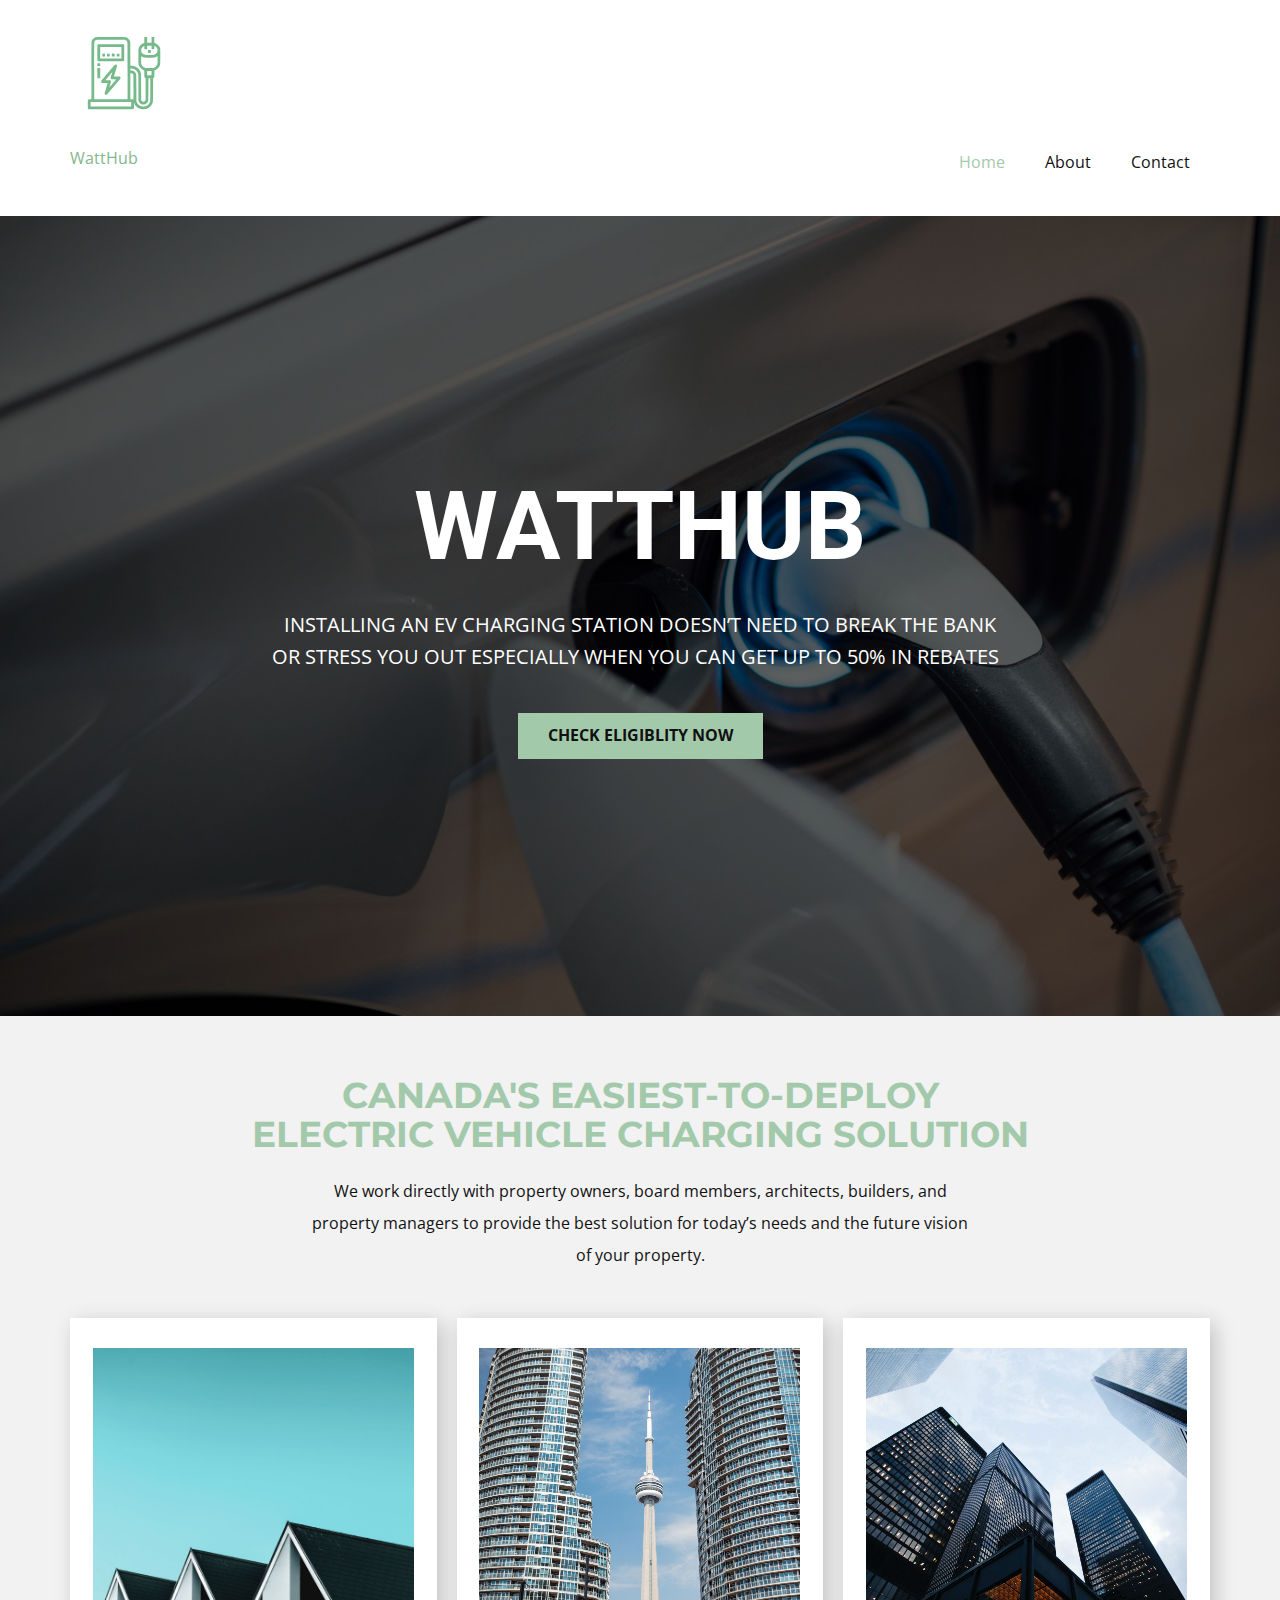
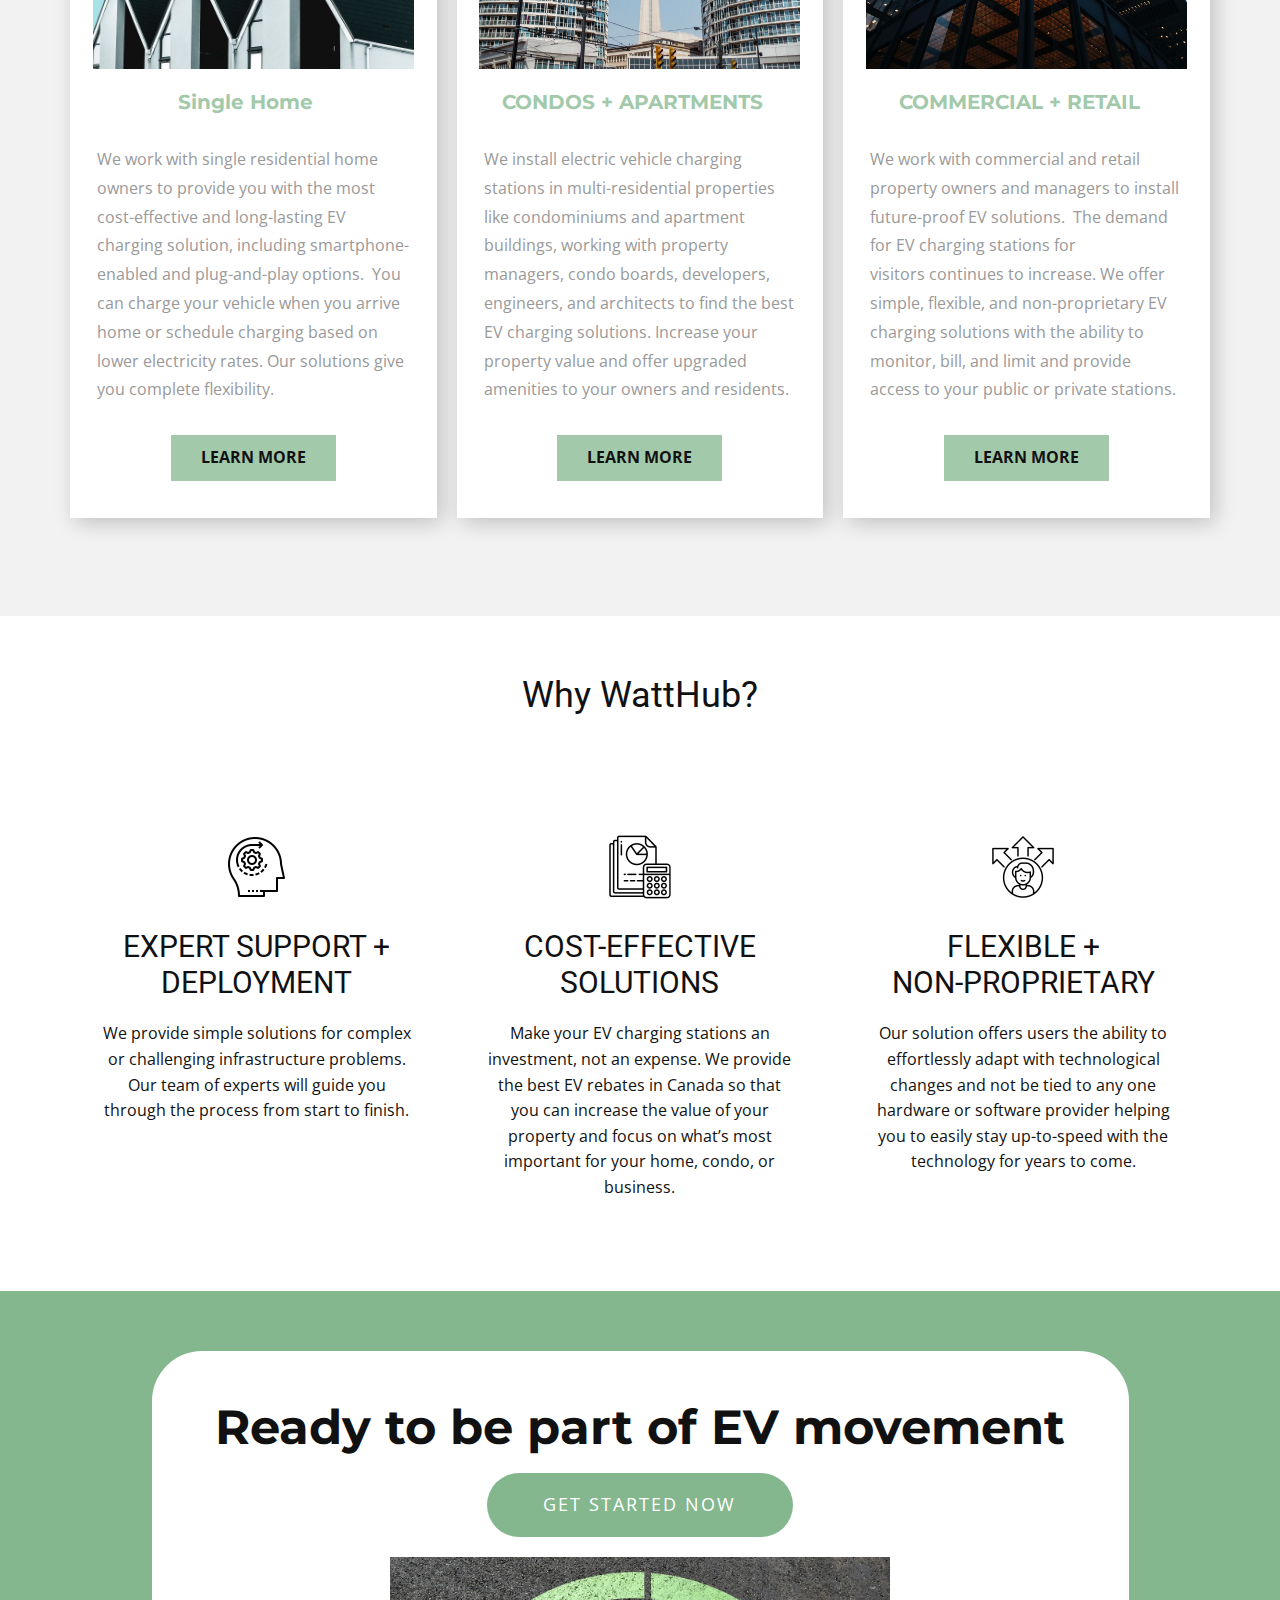
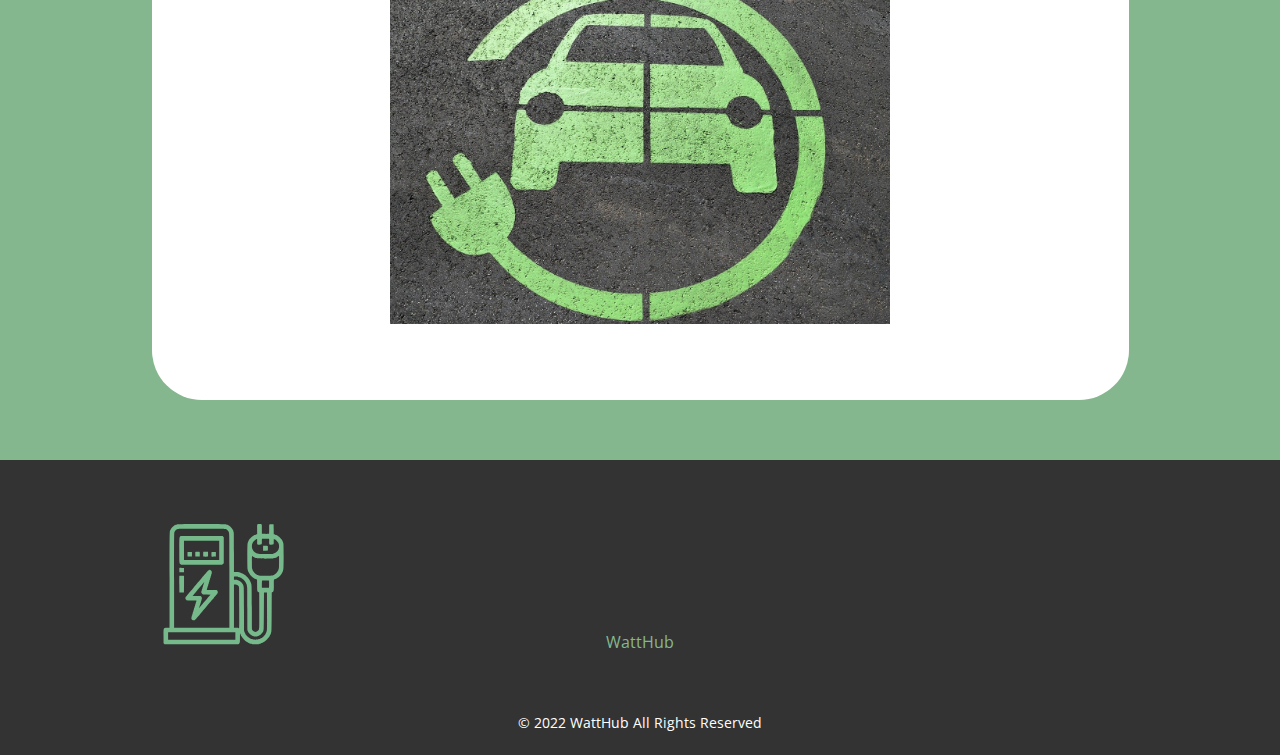
<file: index.html>
<!DOCTYPE html>
<html style="font-size: 16px;" lang="en"><head>
    <meta name="viewport" content="width=device-width, initial-scale=1.0">
    <meta charset="utf-8">
    <meta name="keywords" content="WATTHUB, ​CANADA&amp;apos;S EASIEST-TO-DEPLOYELECTRIC VEHICLE&nbsp;CHARGING SOLUTION, Why WattHub?">
    <meta name="description" content="">
    <title>Home</title>
    <link rel="stylesheet" href="nicepage.css" media="screen">
<link rel="stylesheet" href="Home.css" media="screen">
    <script class="u-script" type="text/javascript" src="jquery.js" defer=""></script>
    <script class="u-script" type="text/javascript" src="nicepage.js" defer=""></script>
    <meta name="generator" content="Nicepage 4.14.1, nicepage.com">
    <link id="u-theme-google-font" rel="stylesheet" href="https://fonts.googleapis.com/css?family=Roboto:100,100i,300,300i,400,400i,500,500i,700,700i,900,900i|Open+Sans:300,300i,400,400i,500,500i,600,600i,700,700i,800,800i">
    <link id="u-page-google-font" rel="stylesheet" href="https://fonts.googleapis.com/css?family=Montserrat:100,100i,200,200i,300,300i,400,400i,500,500i,600,600i,700,700i,800,800i,900,900i">
    
    
    
    
    
    <script type="application/ld+json">{
		"@context": "http://schema.org",
		"@type": "Organization",
		"name": "",
		"logo": "images/logo-g-3.svg"
}</script>
    <meta name="theme-color" content="#478ac9">
    <meta property="og:title" content="Home">
    <meta property="og:type" content="website">
  </head>
  <body data-home-page="Home.html" data-home-page-title="Home" class="u-body u-xl-mode" data-lang="en"><header class="u-clearfix u-header u-header" id="sec-0f6f"><div class="u-clearfix u-sheet u-sheet-1">
        <a href="https://nicepage.com" class="u-image u-logo u-image-1" data-image-width="822" data-image-height="882">
          <img src="images/logo-g-3.svg" class="u-logo-image u-logo-image-1">
        </a>
        <p class="u-text u-text-custom-color-2 u-text-default u-text-1">WattHub</p>
        <nav class="u-menu u-menu-dropdown u-offcanvas u-menu-1">
          <div class="menu-collapse" style="font-size: 1rem; letter-spacing: 0px;">
            <a class="u-button-style u-custom-left-right-menu-spacing u-custom-padding-bottom u-custom-text-active-color u-custom-text-hover-color u-custom-top-bottom-menu-spacing u-nav-link u-text-active-palette-1-base u-text-hover-palette-2-base" href="#">
              <svg class="u-svg-link" viewBox="0 0 24 24"><use xmlns:xlink="http://www.w3.org/1999/xlink" xlink:href="#menu-hamburger"></use></svg>
              <svg class="u-svg-content" version="1.1" id="menu-hamburger" viewBox="0 0 16 16" x="0px" y="0px" xmlns:xlink="http://www.w3.org/1999/xlink" xmlns="http://www.w3.org/2000/svg"><g><rect y="1" width="16" height="2"></rect><rect y="7" width="16" height="2"></rect><rect y="13" width="16" height="2"></rect>
</g></svg>
            </a>
          </div>
          <div class="u-custom-menu u-nav-container">
            <ul class="u-nav u-unstyled u-nav-1"><li class="u-nav-item"><a class="u-button-style u-nav-link u-text-active-custom-color-1 u-text-hover-palette-2-base" href="Home.html" style="padding: 10px 20px;">Home</a>
</li><li class="u-nav-item"><a class="u-button-style u-nav-link u-text-active-custom-color-1 u-text-hover-palette-2-base" href="About.html" style="padding: 10px 20px;">About</a>
</li><li class="u-nav-item"><a class="u-button-style u-nav-link u-text-active-custom-color-1 u-text-hover-palette-2-base" href="Contact.html" style="padding: 10px 20px;">Contact</a>
</li></ul>
          </div>
          <div class="u-custom-menu u-nav-container-collapse">
            <div class="u-black u-container-style u-inner-container-layout u-opacity u-opacity-95 u-sidenav">
              <div class="u-inner-container-layout u-sidenav-overflow">
                <div class="u-menu-close"></div>
                <ul class="u-align-center u-nav u-popupmenu-items u-unstyled u-nav-2"><li class="u-nav-item"><a class="u-button-style u-nav-link" href="Home.html">Home</a>
</li><li class="u-nav-item"><a class="u-button-style u-nav-link" href="About.html">About</a>
</li><li class="u-nav-item"><a class="u-button-style u-nav-link" href="Contact.html">Contact</a>
</li></ul>
              </div>
            </div>
            <div class="u-black u-menu-overlay u-opacity u-opacity-70"></div>
          </div>
        </nav>
      </div></header>
    <section class="u-align-center u-clearfix u-image u-shading u-section-1" src="" data-image-width="6048" data-image-height="4024" id="sec-a4c0">
      <div class="u-clearfix u-sheet u-sheet-1">
        <h1 class="u-text u-text-default u-title u-text-1">WATTHUB</h1>
        <p class="u-large-text u-text u-text-default u-text-variant u-text-2"> INSTALLING AN EV CHARGING STATION DOESN’T NEED TO BREAK THE BANK <br>OR STRESS YOU OUT
ESPECIALLY WHEN YOU CAN GET UP TO 50% IN REBATES&nbsp;&nbsp;
        </p>
        <a href="Contact.html" data-page-id="34886798" class="u-btn u-button-style u-custom-color-1 u-btn-1">Check Eligiblity Now</a>
      </div>
    </section>
    <section class="u-align-left u-clearfix u-grey-5 u-section-2" id="carousel_6a93">
      <div class="u-clearfix u-sheet u-sheet-1">
        <h2 class="u-align-center u-custom-font u-font-montserrat u-text u-text-custom-color-1 u-text-default u-text-1"> CANADA'S EASIEST-TO-DEPLOY<br>ELECTRIC VEHICLE&nbsp;CHARGING SOLUTION
        </h2>
        <p class="u-align-center u-text u-text-2"> We work directly with property owners, 
board members, architects, builders, and property managers to provide 
the best solution for today’s needs and&nbsp;the future vision of your 
property.</p>
        <div class="u-expanded-width u-list u-list-1">
          <div class="u-repeater u-repeater-1">
            <div class="u-align-left u-container-style u-list-item u-repeater-item u-shape-rectangle u-white u-list-item-1">
              <div class="u-container-layout u-similar-container u-valign-top-xl u-container-layout-1">
                <img class="u-expanded-width-lg u-expanded-width-md u-expanded-width-sm u-expanded-width-xs u-image u-image-default u-image-1" src="images/alexander-andrews-A3DPhhAL6Zg-unsplash.jpg" alt="" data-image-width="4628" data-image-height="6383">
                <h3 class="u-align-center u-custom-font u-font-montserrat u-text u-text-custom-color-1 u-text-3">Single Home</h3>
                <p class="u-custom-item u-text u-text-grey-40 u-text-4"> We work with single residential home 
owners to provide you with the most cost-effective and long-lasting EV 
charging solution, including smartphone-enabled and plug-and-play options.&nbsp;
You can charge&nbsp;your vehicle when you arrive home or&nbsp;schedule charging
 based on lower electricity rates. Our solutions give you complete 
flexibility.<br>
                </p>
                <a href="Contact.html" data-page-id="34886798" class="u-btn u-button-style u-custom-color-1 u-btn-1">Learn more</a>
              </div>
            </div>
            <div class="u-align-left u-container-style u-list-item u-repeater-item u-shape-rectangle u-white u-list-item-2">
              <div class="u-container-layout u-similar-container u-valign-top-xl u-container-layout-2">
                <img class="u-expanded-width-lg u-expanded-width-md u-expanded-width-sm u-expanded-width-xs u-image u-image-default u-image-2" src="images/tobias-TqzN_MOymVo-unsplash.jpg" alt="" data-image-width="1282" data-image-height="1920">
                <h3 class="u-align-center u-custom-font u-font-montserrat u-text u-text-custom-color-1 u-text-5"> CONDO​S + APARTMENTS</h3>
                <p class="u-custom-item u-text u-text-grey-40 u-text-6"> We install electric&nbsp;vehicle charging 
stations in multi-residential properties like condominiums and apartment
 buildings, working with property managers, condo boards, developers, 
engineers, and architects to&nbsp;find the best EV charging solutions.
Increase your property value and&nbsp;offer upgraded amenities to your owners and residents.&nbsp;<br>
                </p>
                <a href="Contact.html" data-page-id="34886798" class="u-btn u-button-style u-custom-color-1 u-btn-2"> Learn more</a>
              </div>
            </div>
            <div class="u-align-left u-container-style u-list-item u-repeater-item u-shape-rectangle u-white u-list-item-3">
              <div class="u-container-layout u-similar-container u-valign-top-xl u-container-layout-3">
                <img class="u-expanded-width-lg u-expanded-width-md u-expanded-width-sm u-expanded-width-xs u-image u-image-default u-image-3" src="images/sean-pollock-PhYq704ffdA-unsplash.jpg" alt="" data-image-width="6000" data-image-height="4000">
                <h3 class="u-align-center u-custom-font u-font-montserrat u-text u-text-custom-color-1 u-text-7"> COMMERCIAL + RETAIL </h3>
                <p class="u-custom-item u-text u-text-grey-40 u-text-8"> We work with commercial and retail property owners and managers to install future-proof EV solutions.&nbsp;
The demand for EV charging stations for visitors&nbsp;continues to 
increase. We offer simple, flexible, and non-proprietary EV charging 
solutions with the ability to monitor, bill, and limit and provide 
access to your public or private stations.&nbsp;<br>
                </p>
                <a href="Contact.html" data-page-id="34886798" class="u-btn u-button-style u-custom-color-1 u-btn-3"> Learn more</a>
              </div>
            </div>
          </div>
        </div>
      </div>
    </section>
    <section class="u-clearfix u-section-3" id="sec-58f9">
      <div class="u-clearfix u-sheet u-sheet-1">
        <h2 class="u-align-center u-text u-text-default u-text-1">Why WattHub?</h2>
        <div class="u-expanded-width u-list u-list-1">
          <div class="u-repeater u-repeater-1">
            <div class="u-align-center u-container-style u-list-item u-repeater-item">
              <div class="u-container-layout u-similar-container u-valign-top u-container-layout-1"><span class="u-file-icon u-icon u-icon-1"><img src="images/3078951.png" alt=""></span>
                <h3 class="u-text u-text-default u-text-2"> EXPERT SUPPORT + DEPLOYMENT</h3>
                <p class="u-text u-text-default u-text-3"> We provide simple solutions for complex or challenging 
infrastructure problems. Our team of experts will guide you through the 
process from start to finish.</p>
              </div>
            </div>
            <div class="u-align-center u-container-style u-list-item u-repeater-item">
              <div class="u-container-layout u-similar-container u-valign-top u-container-layout-2"><span class="u-file-icon u-icon u-icon-2"><img src="images/4341568.png" alt=""></span>
                <h3 class="u-text u-text-default u-text-4"> COST-EFFECTIVE SOLUTIONS</h3>
                <p class="u-text u-text-default u-text-5"> Make your EV charging stations an investment, not an expense. We 
provide the best EV rebates in Canada so that you can increase the value
 of your property and focus on what’s most important for your home, 
condo, or business.</p>
              </div>
            </div>
            <div class="u-align-center u-container-style u-list-item u-repeater-item">
              <div class="u-container-layout u-similar-container u-valign-top u-container-layout-3"><span class="u-file-icon u-icon u-icon-3"><img src="images/7653897.png" alt=""></span>
                <h3 class="u-text u-text-default u-text-6"> FLEXIBLE +<br>NON-PROPRIETARY
                </h3>
                <p class="u-text u-text-default u-text-7"> Our solution offers users the ability to effortlessly adapt with 
technological changes and not be tied to any one hardware or software 
provider helping you to easily stay up-to-speed with the technology for 
years to come.</p>
              </div>
            </div>
          </div>
        </div>
      </div>
    </section>
    <section class="u-align-center u-clearfix u-custom-color-2 u-valign-middle-lg u-valign-middle-md u-valign-middle-sm u-valign-middle-xl u-section-4" id="carousel_e98b">
      <div class="u-container-style u-group u-radius-50 u-shape-round u-white u-group-1" data-href="Contact.html" data-page-id="34886798">
        <div class="u-container-layout u-valign-middle-xs u-container-layout-1">
          <h2 class="u-align-center u-custom-font u-font-montserrat u-text u-text-1"> Ready to be part of EV movement</h2>
          <a href="Contact.html" data-page-id="34886798" class="u-active-palette-1-light-2 u-btn u-btn-round u-button-style u-custom-color-2 u-hover-palette-1-light-2 u-radius-50 u-text-active-white u-text-body-alt-color u-text-hover-white u-btn-1">Get Started Now</a>
          <img class="u-image u-image-default u-image-1" src="images/31fbee4a995b666fbd7faaed3a9c1fb04fe34a060e71bf00dcfbbf52730da107ef92bafd00703fc370a0c3c61071248ee5acdb072019d8a5ce8b6a_1280.jpg" alt="" data-image-width="150" data-image-height="110">
        </div>
      </div>
    </section>
    
    
    <footer class="u-align-center u-clearfix u-footer u-grey-80 u-footer" id="sec-f37b"><div class="u-clearfix u-sheet u-sheet-1">
        <a href="https://nicepage.com" class="u-image u-logo u-image-1" data-image-width="822" data-image-height="882">
          <img src="images/logo-g-3.svg" class="u-logo-image u-logo-image-1">
        </a>
        <p class="u-text u-text-custom-color-2 u-text-default u-text-1">WattHub</p>
        <p class="u-small-text u-text u-text-variant u-text-2"> © 2022 WattHub All Rights Reserved</p>
      </div></footer>
  
</body></html>
</file>
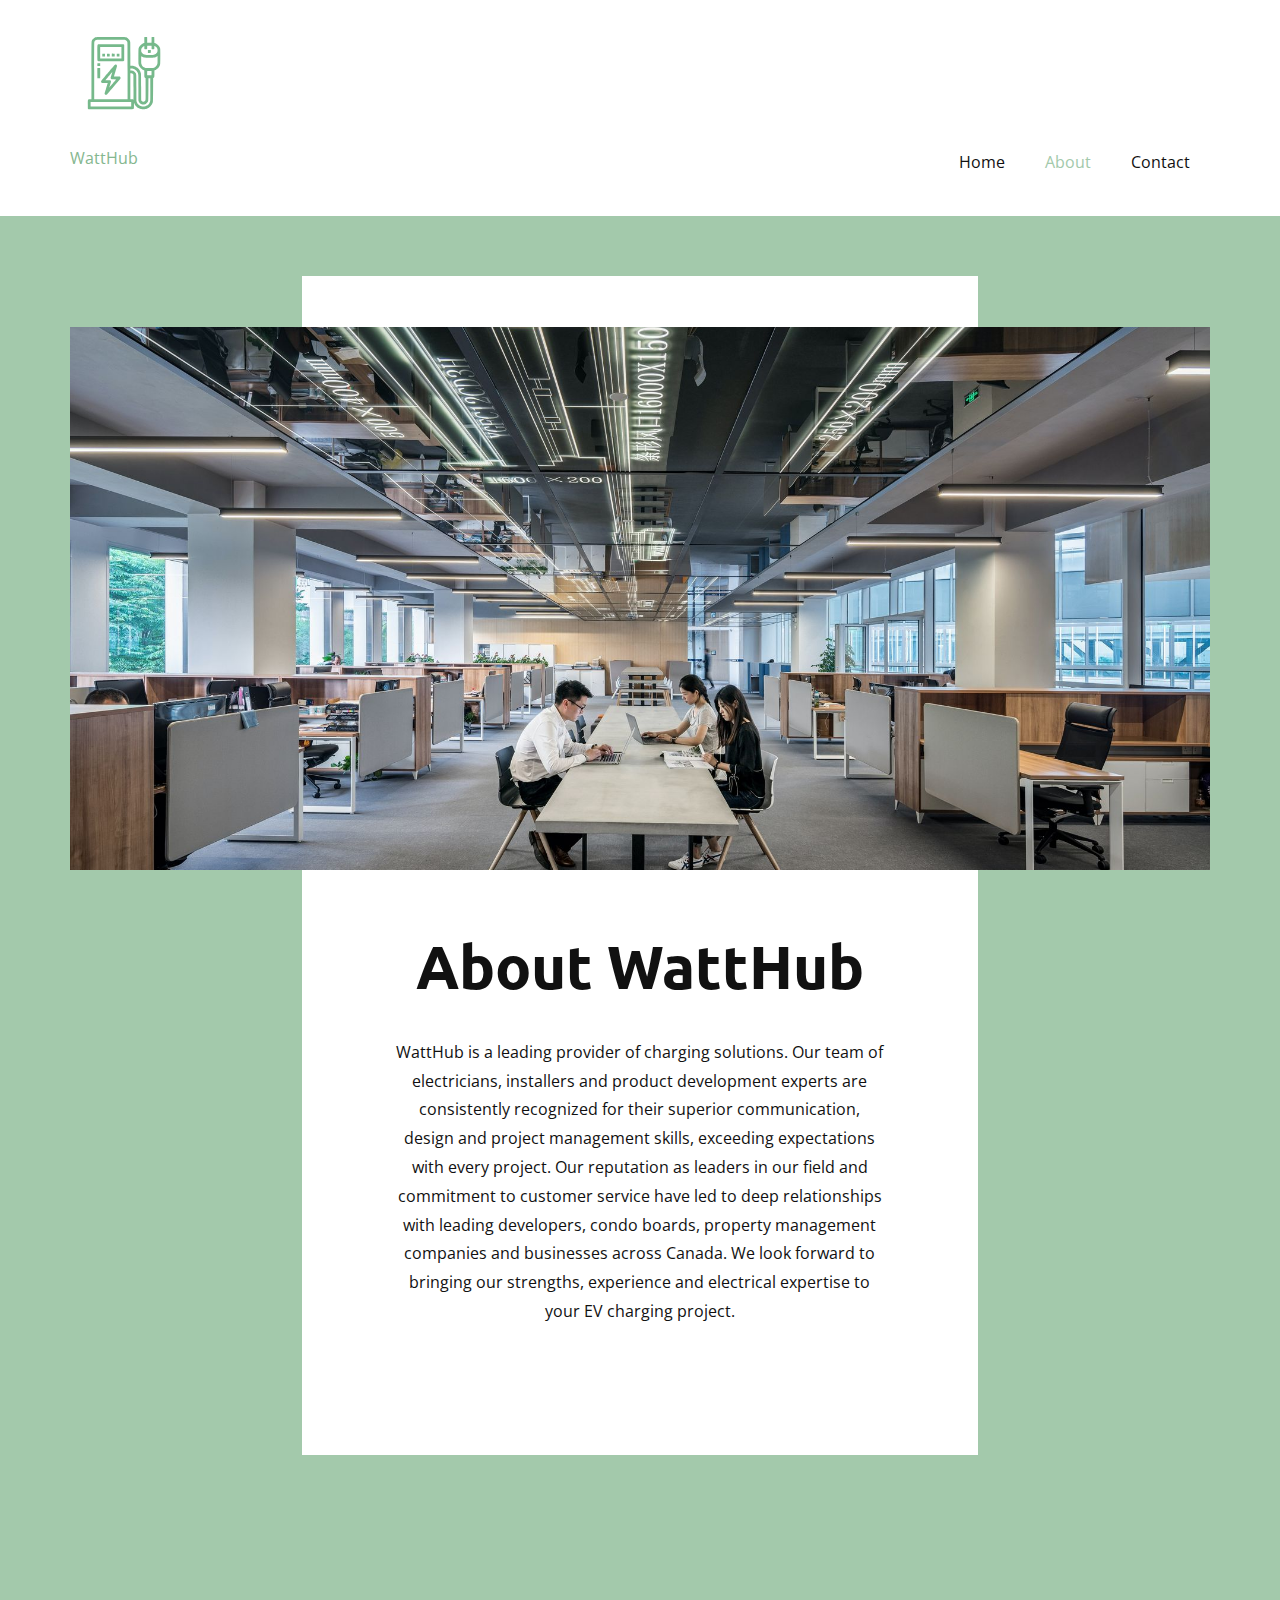
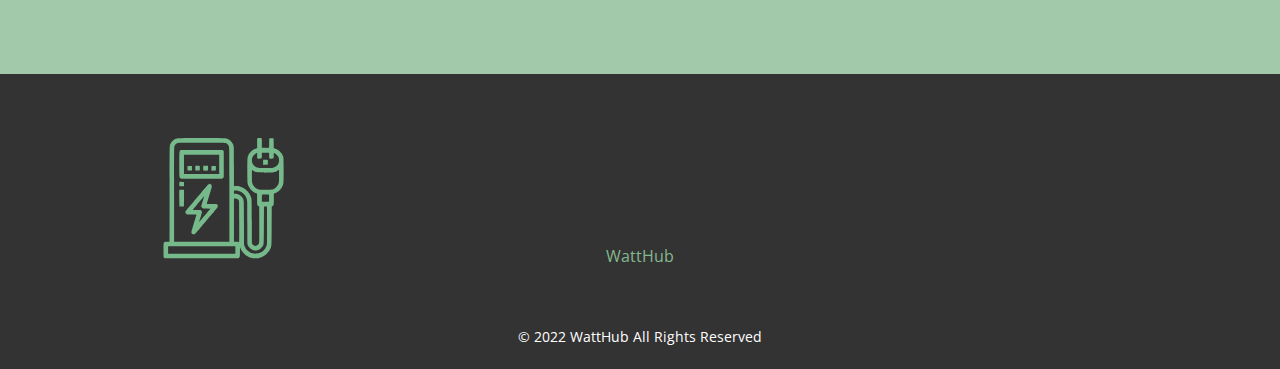
<file: About.html>
<!DOCTYPE html>
<html style="font-size: 16px;" lang="en"><head>
    <meta name="viewport" content="width=device-width, initial-scale=1.0">
    <meta charset="utf-8">
    <meta name="keywords" content="About WattHub">
    <meta name="description" content="">
    <title>About</title>
    <link rel="stylesheet" href="nicepage.css" media="screen">
<link rel="stylesheet" href="About.css" media="screen">
    <script class="u-script" type="text/javascript" src="jquery.js" defer=""></script>
    <script class="u-script" type="text/javascript" src="nicepage.js" defer=""></script>
    <meta name="generator" content="Nicepage 4.14.1, nicepage.com">
    <link id="u-theme-google-font" rel="stylesheet" href="https://fonts.googleapis.com/css?family=Roboto:100,100i,300,300i,400,400i,500,500i,700,700i,900,900i|Open+Sans:300,300i,400,400i,500,500i,600,600i,700,700i,800,800i">
    <link id="u-page-google-font" rel="stylesheet" href="https://fonts.googleapis.com/css?family=Ubuntu:300,300i,400,400i,500,500i,700,700i">
    
    
    <script type="application/ld+json">{
		"@context": "http://schema.org",
		"@type": "Organization",
		"name": "",
		"logo": "images/logo-g-3.svg"
}</script>
    <meta name="theme-color" content="#478ac9">
    <meta property="og:title" content="About">
    <meta property="og:type" content="website">
  </head>
  <body class="u-body u-xl-mode" data-lang="en"><header class="u-clearfix u-header u-header" id="sec-0f6f"><div class="u-clearfix u-sheet u-sheet-1">
        <a href="https://nicepage.com" class="u-image u-logo u-image-1" data-image-width="822" data-image-height="882">
          <img src="images/logo-g-3.svg" class="u-logo-image u-logo-image-1">
        </a>
        <p class="u-text u-text-custom-color-2 u-text-default u-text-1">WattHub</p>
        <nav class="u-menu u-menu-dropdown u-offcanvas u-menu-1">
          <div class="menu-collapse" style="font-size: 1rem; letter-spacing: 0px;">
            <a class="u-button-style u-custom-left-right-menu-spacing u-custom-padding-bottom u-custom-text-active-color u-custom-text-hover-color u-custom-top-bottom-menu-spacing u-nav-link u-text-active-palette-1-base u-text-hover-palette-2-base" href="#">
              <svg class="u-svg-link" viewBox="0 0 24 24"><use xmlns:xlink="http://www.w3.org/1999/xlink" xlink:href="#menu-hamburger"></use></svg>
              <svg class="u-svg-content" version="1.1" id="menu-hamburger" viewBox="0 0 16 16" x="0px" y="0px" xmlns:xlink="http://www.w3.org/1999/xlink" xmlns="http://www.w3.org/2000/svg"><g><rect y="1" width="16" height="2"></rect><rect y="7" width="16" height="2"></rect><rect y="13" width="16" height="2"></rect>
</g></svg>
            </a>
          </div>
          <div class="u-custom-menu u-nav-container">
            <ul class="u-nav u-unstyled u-nav-1"><li class="u-nav-item"><a class="u-button-style u-nav-link u-text-active-custom-color-1 u-text-hover-palette-2-base" href="Home.html" style="padding: 10px 20px;">Home</a>
</li><li class="u-nav-item"><a class="u-button-style u-nav-link u-text-active-custom-color-1 u-text-hover-palette-2-base" href="About.html" style="padding: 10px 20px;">About</a>
</li><li class="u-nav-item"><a class="u-button-style u-nav-link u-text-active-custom-color-1 u-text-hover-palette-2-base" href="Contact.html" style="padding: 10px 20px;">Contact</a>
</li></ul>
          </div>
          <div class="u-custom-menu u-nav-container-collapse">
            <div class="u-black u-container-style u-inner-container-layout u-opacity u-opacity-95 u-sidenav">
              <div class="u-inner-container-layout u-sidenav-overflow">
                <div class="u-menu-close"></div>
                <ul class="u-align-center u-nav u-popupmenu-items u-unstyled u-nav-2"><li class="u-nav-item"><a class="u-button-style u-nav-link" href="Home.html">Home</a>
</li><li class="u-nav-item"><a class="u-button-style u-nav-link" href="About.html">About</a>
</li><li class="u-nav-item"><a class="u-button-style u-nav-link" href="Contact.html">Contact</a>
</li></ul>
              </div>
            </div>
            <div class="u-black u-menu-overlay u-opacity u-opacity-70"></div>
          </div>
        </nav>
      </div></header>
    <section class="u-clearfix u-custom-color-1 u-section-1" id="carousel_7003">
      <div class="u-clearfix u-sheet u-sheet-1">
        <div class="u-container-style u-group u-shape-rectangle u-white u-group-1">
          <div class="u-container-layout u-container-layout-1">
            <div class="u-align-center u-container-style u-group u-group-2">
              <div class="u-container-layout u-container-layout-2">
                <h2 class="u-custom-font u-font-ubuntu u-text u-text-body-color u-text-1">About WattHub</h2>
                <p class="u-text u-text-body-color u-text-2"><b></b>WattHub is a leading provider of charging solutions.
Our team of electricians, installers and product development experts 
are consistently recognized for their superior communication, design and
 project management skills, exceeding expectations with every project.
Our reputation as leaders in our field and commitment to customer 
service have led to deep relationships with leading developers, condo 
boards, property management companies and businesses across Canada. We 
look forward to bringing our strengths, experience and electrical 
expertise to your EV charging project.
                </p>
              </div>
            </div>
          </div>
        </div>
        <img class="u-expanded-width u-image u-image-1" src="images/lycs-architecture-U2BI3GMnSSE-unsplash.jpg" data-image-width="1920" data-image-height="1281">
      </div>
    </section>
    
    
    <footer class="u-align-center u-clearfix u-footer u-grey-80 u-footer" id="sec-f37b"><div class="u-clearfix u-sheet u-sheet-1">
        <a href="https://nicepage.com" class="u-image u-logo u-image-1" data-image-width="822" data-image-height="882">
          <img src="images/logo-g-3.svg" class="u-logo-image u-logo-image-1">
        </a>
        <p class="u-text u-text-custom-color-2 u-text-default u-text-1">WattHub</p>
        <p class="u-small-text u-text u-text-variant u-text-2"> © 2022 WattHub All Rights Reserved</p>
      </div></footer>
  
</body></html>
</file>
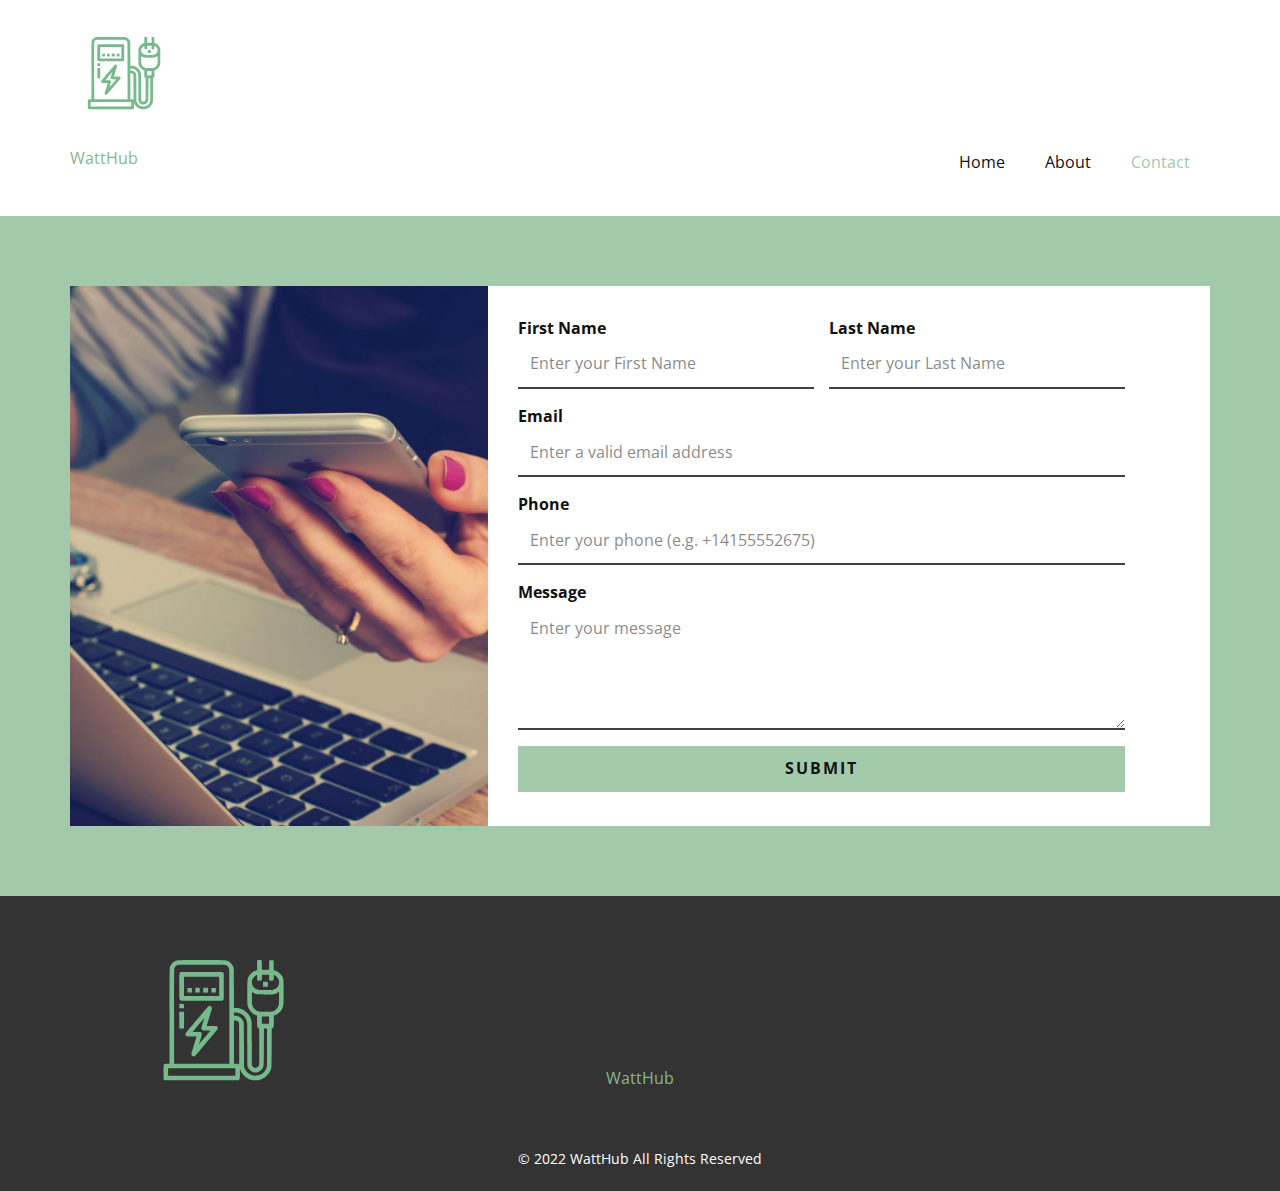
<file: Contact.html>
<!DOCTYPE html>
<html style="font-size: 16px;" lang="en"><head>
    <meta name="viewport" content="width=device-width, initial-scale=1.0">
    <meta charset="utf-8">
    <meta name="keywords" content="">
    <meta name="description" content="">
    <title>Contact</title>
    <link rel="stylesheet" href="nicepage.css" media="screen">
<link rel="stylesheet" href="Contact.css" media="screen">
    <script class="u-script" type="text/javascript" src="jquery.js" defer=""></script>
    <script class="u-script" type="text/javascript" src="nicepage.js" defer=""></script>
    <meta name="generator" content="Nicepage 4.14.1, nicepage.com">
    <link id="u-theme-google-font" rel="stylesheet" href="https://fonts.googleapis.com/css?family=Roboto:100,100i,300,300i,400,400i,500,500i,700,700i,900,900i|Open+Sans:300,300i,400,400i,500,500i,600,600i,700,700i,800,800i">
    
    
    <script type="application/ld+json">{
		"@context": "http://schema.org",
		"@type": "Organization",
		"name": "",
		"logo": "images/logo-g-3.svg"
}</script>
    <meta name="theme-color" content="#478ac9">
    <meta property="og:title" content="Contact">
    <meta property="og:type" content="website">
  </head>
  <body class="u-body u-xl-mode" data-lang="en"><header class="u-clearfix u-header u-header" id="sec-0f6f"><div class="u-clearfix u-sheet u-sheet-1">
        <a href="https://nicepage.com" class="u-image u-logo u-image-1" data-image-width="822" data-image-height="882">
          <img src="images/logo-g-3.svg" class="u-logo-image u-logo-image-1">
        </a>
        <p class="u-text u-text-custom-color-2 u-text-default u-text-1">WattHub</p>
        <nav class="u-menu u-menu-dropdown u-offcanvas u-menu-1">
          <div class="menu-collapse" style="font-size: 1rem; letter-spacing: 0px;">
            <a class="u-button-style u-custom-left-right-menu-spacing u-custom-padding-bottom u-custom-text-active-color u-custom-text-hover-color u-custom-top-bottom-menu-spacing u-nav-link u-text-active-palette-1-base u-text-hover-palette-2-base" href="#">
              <svg class="u-svg-link" viewBox="0 0 24 24"><use xmlns:xlink="http://www.w3.org/1999/xlink" xlink:href="#menu-hamburger"></use></svg>
              <svg class="u-svg-content" version="1.1" id="menu-hamburger" viewBox="0 0 16 16" x="0px" y="0px" xmlns:xlink="http://www.w3.org/1999/xlink" xmlns="http://www.w3.org/2000/svg"><g><rect y="1" width="16" height="2"></rect><rect y="7" width="16" height="2"></rect><rect y="13" width="16" height="2"></rect>
</g></svg>
            </a>
          </div>
          <div class="u-custom-menu u-nav-container">
            <ul class="u-nav u-unstyled u-nav-1"><li class="u-nav-item"><a class="u-button-style u-nav-link u-text-active-custom-color-1 u-text-hover-palette-2-base" href="Home.html" style="padding: 10px 20px;">Home</a>
</li><li class="u-nav-item"><a class="u-button-style u-nav-link u-text-active-custom-color-1 u-text-hover-palette-2-base" href="About.html" style="padding: 10px 20px;">About</a>
</li><li class="u-nav-item"><a class="u-button-style u-nav-link u-text-active-custom-color-1 u-text-hover-palette-2-base" href="Contact.html" style="padding: 10px 20px;">Contact</a>
</li></ul>
          </div>
          <div class="u-custom-menu u-nav-container-collapse">
            <div class="u-black u-container-style u-inner-container-layout u-opacity u-opacity-95 u-sidenav">
              <div class="u-inner-container-layout u-sidenav-overflow">
                <div class="u-menu-close"></div>
                <ul class="u-align-center u-nav u-popupmenu-items u-unstyled u-nav-2"><li class="u-nav-item"><a class="u-button-style u-nav-link" href="Home.html">Home</a>
</li><li class="u-nav-item"><a class="u-button-style u-nav-link" href="About.html">About</a>
</li><li class="u-nav-item"><a class="u-button-style u-nav-link" href="Contact.html">Contact</a>
</li></ul>
              </div>
            </div>
            <div class="u-black u-menu-overlay u-opacity u-opacity-70"></div>
          </div>
        </nav>
      </div></header>
    <section class="u-align-center u-clearfix u-custom-color-1 u-section-1" id="carousel_3718">
      <div class="u-clearfix u-sheet u-sheet-1">
        <div class="u-clearfix u-expanded-width u-gutter-0 u-layout-wrap u-layout-wrap-1">
          <div class="u-layout">
            <div class="u-layout-row">
              <div class="u-align-left u-container-style u-image u-layout-cell u-size-22 u-image-1" data-image-width="4288" data-image-height="2848">
                <div class="u-container-layout u-container-layout-1"></div>
              </div>
              <div class="u-container-style u-layout-cell u-shape-rectangle u-size-38 u-white u-layout-cell-2">
                <div class="u-container-layout u-container-layout-2">
                  <div class="u-form u-form-1">
                    <form action="https://facebook.us7.list-manage.com/subscribe/post?u=8f1b9c9d6a294733a10f07d27&amp;amp;id=84245f8f1d" method="POST" class="u-clearfix u-form-spacing-15 u-form-vertical u-inner-form" style="padding: 0;" source="mailchimp" name="form">
                      <div class="u-form-group u-form-name u-form-partition-factor-2 u-form-group-1">
                        <label for="name-6c01" class="u-label u-label-1">First Name</label>
                        <input type="text" placeholder="Enter your First Name" id="name-6c01" name="fname" class="u-border-2 u-border-grey-75 u-border-no-left u-border-no-right u-border-no-top u-input u-input-rectangle u-white u-input-1" required="">
                      </div>
                      <div class="u-form-group u-form-name u-form-partition-factor-2 u-form-group-2">
                        <label for="name-f2a8" class="u-label u-label-2">Last Name</label>
                        <input type="text" placeholder="Enter your Last Name" id="name-f2a8" name="lname" class="u-border-2 u-border-grey-75 u-border-no-left u-border-no-right u-border-no-top u-input u-input-rectangle u-white u-input-2" required="">
                      </div>
                      <div class="u-form-email u-form-group u-form-group-3">
                        <label for="email-6582" class="u-label u-label-3">Email</label>
                        <input type="email" placeholder="Enter a valid email address" id="email-6582" name="email" class="u-border-2 u-border-grey-75 u-border-no-left u-border-no-right u-border-no-top u-input u-input-rectangle u-white u-input-3" required="">
                      </div>
                      <div class="u-form-group u-form-phone u-form-group-4">
                        <label for="phone-447e" class="u-label u-label-4">Phone</label>
                        <input type="tel" pattern="\+?\d{0,2}[\s\(\-]?([0-9]{3})[\s\)\-]?([\s\-]?)([0-9]{3})[\s\-]?([0-9]{2})[\s\-]?([0-9]{2})" placeholder="Enter your phone (e.g. +14155552675)" id="phone-447e" name="phone" class="u-border-2 u-border-grey-75 u-border-no-left u-border-no-right u-border-no-top u-input u-input-rectangle u-white u-input-4" required="">
                      </div>
                      <div class="u-form-group u-form-message u-form-group-5">
                        <label for="message-f2a8" class="u-label u-label-5">Message</label>
                        <textarea placeholder="Enter your message" rows="4" cols="50" id="message-f2a8" name="message" class="u-border-2 u-border-grey-75 u-border-no-left u-border-no-right u-border-no-top u-input u-input-rectangle u-white u-input-5" required=""></textarea>
                      </div>
                      <div hidden="true"><input type="hidden" name="tags" value="6732089"></div>
                      <div class="u-align-left u-form-group u-form-submit u-form-group-6">
                        <a href="#" class="u-border-none u-btn u-btn-rectangle u-btn-submit u-button-style u-custom-color-1 u-btn-1">Submit</a>
                        <input type="submit" value="submit" class="u-form-control-hidden">
                      </div>
                      <div class="u-form-send-message u-form-send-success"> Thank you! Your message has been sent. </div>
                      <div class="u-form-send-error u-form-send-message"> Unable to send your message. Please fix errors then try again. </div>
                      <input type="hidden" value="" name="recaptchaResponse">
                    </form>
                  </div>
                </div>
              </div>
            </div>
          </div>
        </div>
      </div>
    </section>
    
    
    <footer class="u-align-center u-clearfix u-footer u-grey-80 u-footer" id="sec-f37b"><div class="u-clearfix u-sheet u-sheet-1">
        <a href="https://nicepage.com" class="u-image u-logo u-image-1" data-image-width="822" data-image-height="882">
          <img src="images/logo-g-3.svg" class="u-logo-image u-logo-image-1">
        </a>
        <p class="u-text u-text-custom-color-2 u-text-default u-text-1">WattHub</p>
        <p class="u-small-text u-text u-text-variant u-text-2"> © 2022 WattHub All Rights Reserved</p>
      </div></footer>
  
</body></html>
</file>
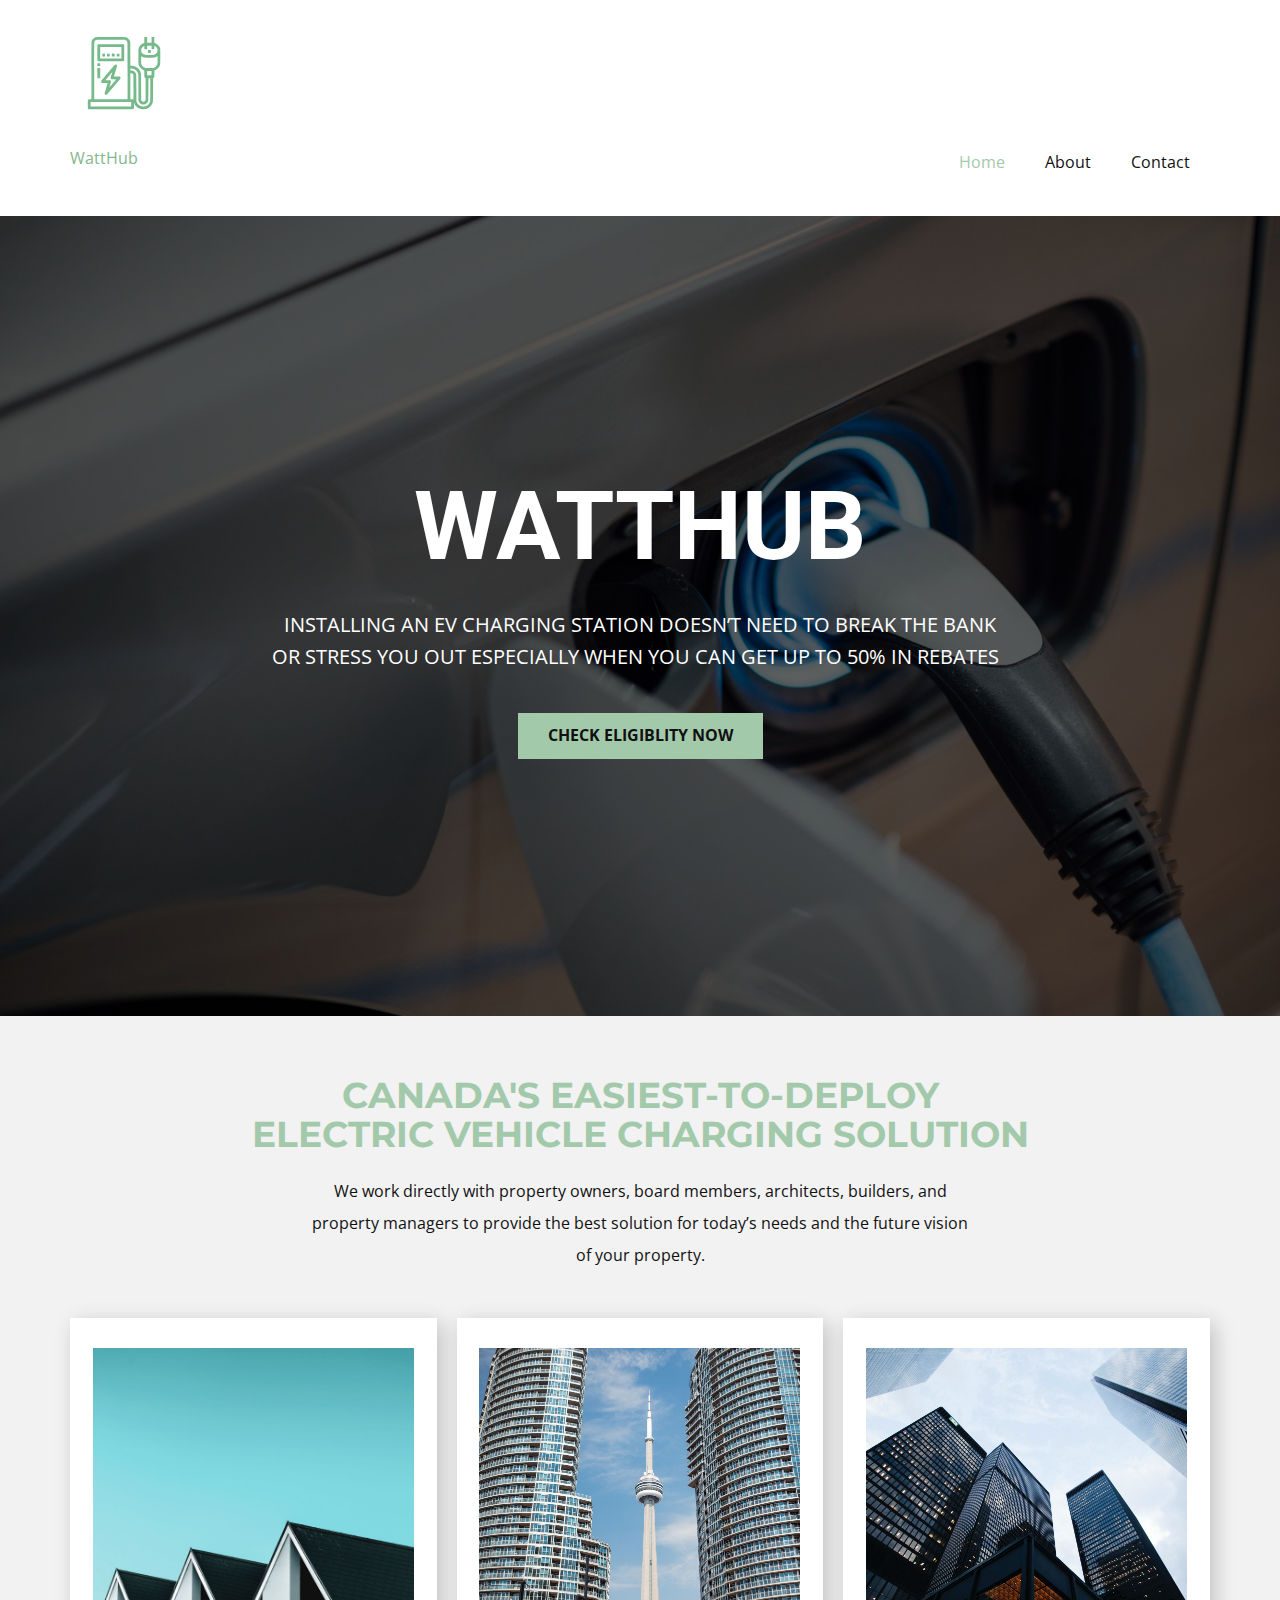
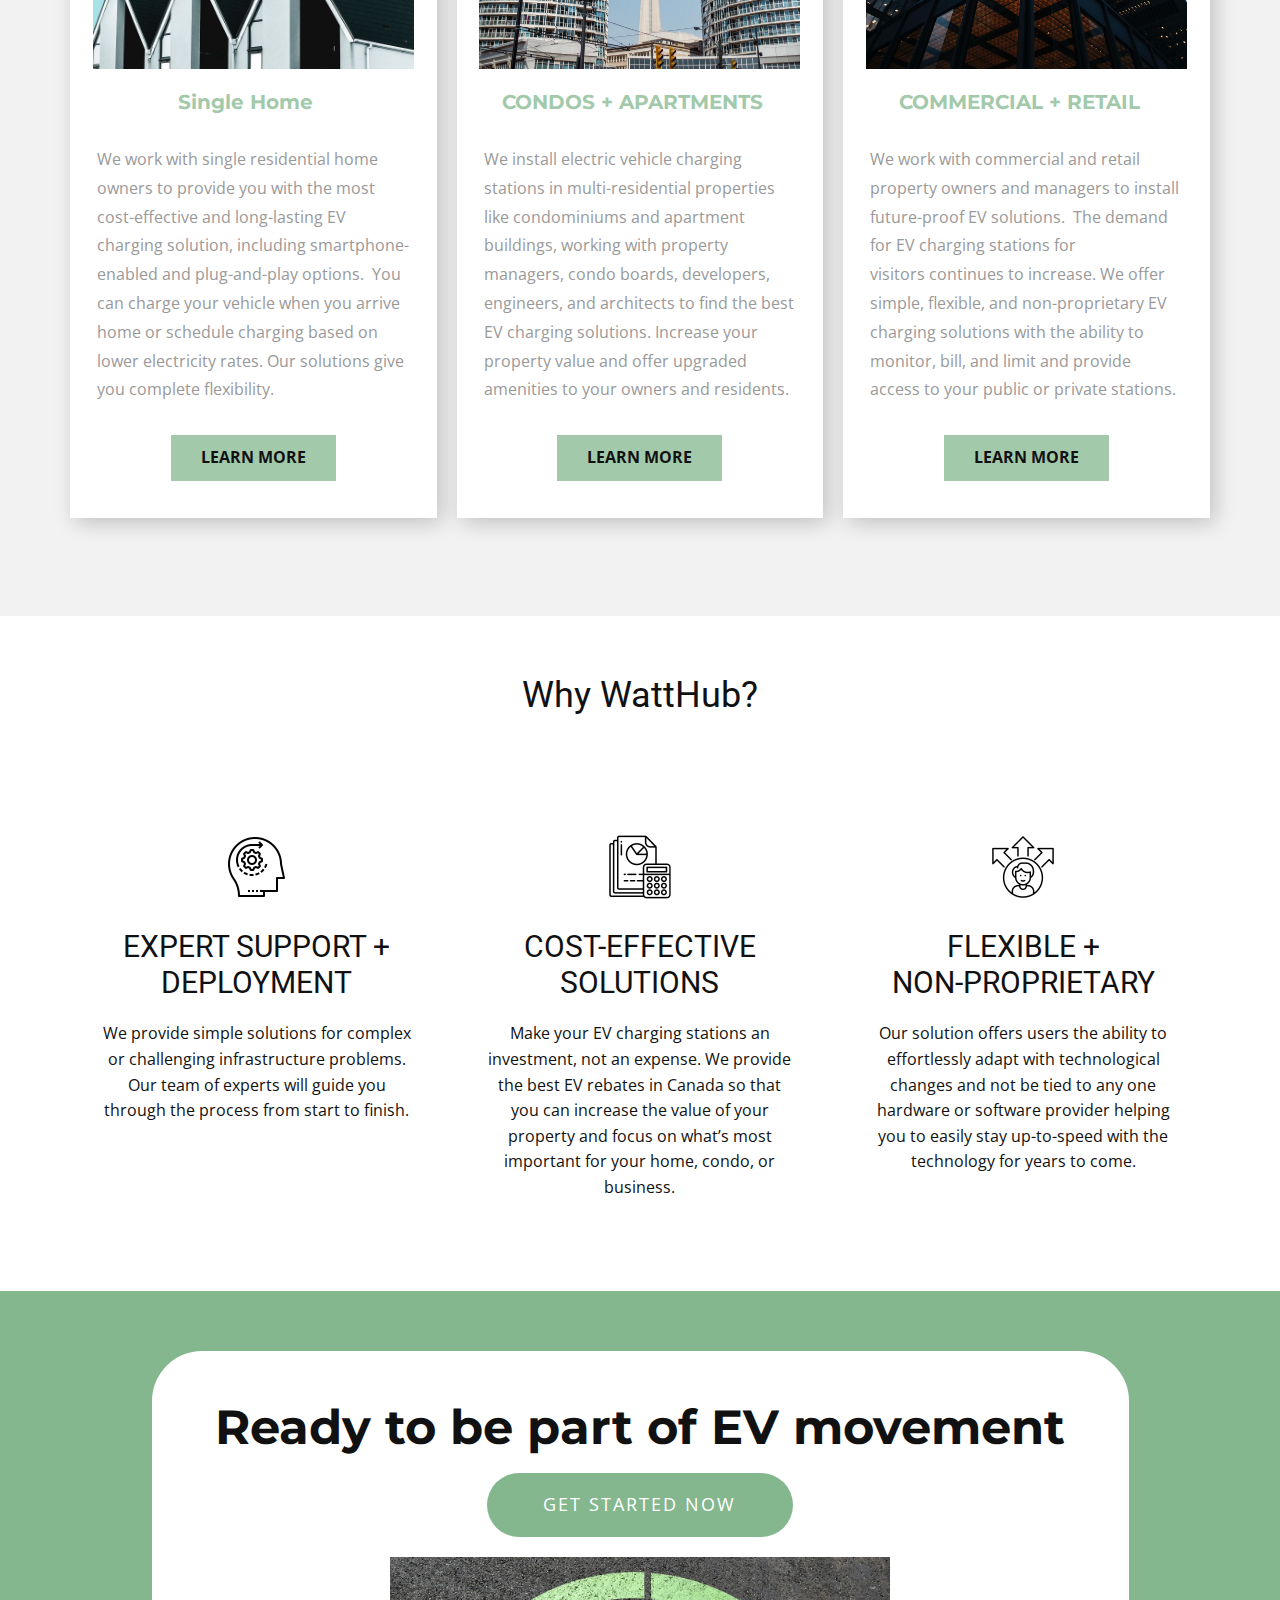
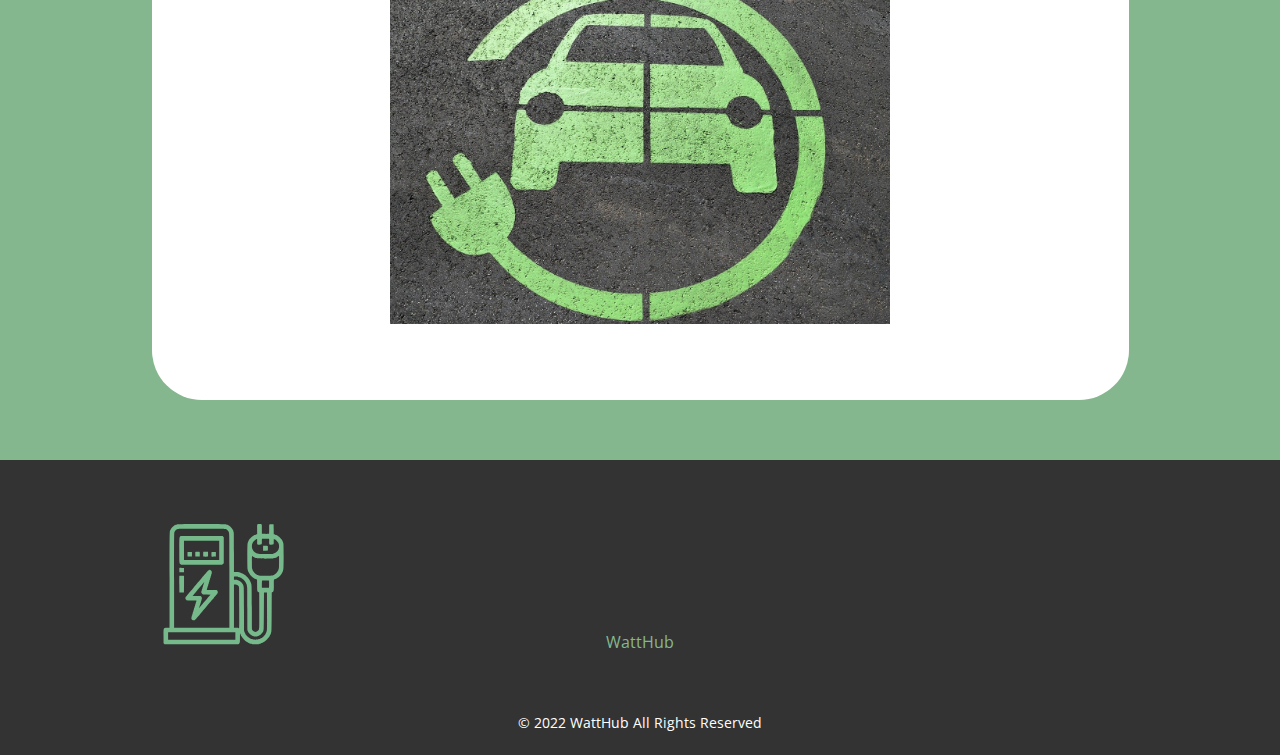
<file: Home.html>
<!DOCTYPE html>
<html style="font-size: 16px;" lang="en"><head>
    <meta name="viewport" content="width=device-width, initial-scale=1.0">
    <meta charset="utf-8">
    <meta name="keywords" content="WATTHUB, ​CANADA&amp;apos;S EASIEST-TO-DEPLOYELECTRIC VEHICLE&nbsp;CHARGING SOLUTION, Why WattHub?">
    <meta name="description" content="">
    <title>Home</title>
    <link rel="stylesheet" href="nicepage.css" media="screen">
<link rel="stylesheet" href="Home.css" media="screen">
    <script class="u-script" type="text/javascript" src="jquery.js" defer=""></script>
    <script class="u-script" type="text/javascript" src="nicepage.js" defer=""></script>
    <meta name="generator" content="Nicepage 4.14.1, nicepage.com">
    <link id="u-theme-google-font" rel="stylesheet" href="https://fonts.googleapis.com/css?family=Roboto:100,100i,300,300i,400,400i,500,500i,700,700i,900,900i|Open+Sans:300,300i,400,400i,500,500i,600,600i,700,700i,800,800i">
    <link id="u-page-google-font" rel="stylesheet" href="https://fonts.googleapis.com/css?family=Montserrat:100,100i,200,200i,300,300i,400,400i,500,500i,600,600i,700,700i,800,800i,900,900i">
    
    
    
    
    
    <script type="application/ld+json">{
		"@context": "http://schema.org",
		"@type": "Organization",
		"name": "",
		"logo": "images/logo-g-3.svg"
}</script>
    <meta name="theme-color" content="#478ac9">
    <meta property="og:title" content="Home">
    <meta property="og:type" content="website">
  </head>
  <body class="u-body u-xl-mode" data-lang="en"><header class="u-clearfix u-header u-header" id="sec-0f6f"><div class="u-clearfix u-sheet u-sheet-1">
        <a href="https://nicepage.com" class="u-image u-logo u-image-1" data-image-width="822" data-image-height="882">
          <img src="images/logo-g-3.svg" class="u-logo-image u-logo-image-1">
        </a>
        <p class="u-text u-text-custom-color-2 u-text-default u-text-1">WattHub</p>
        <nav class="u-menu u-menu-dropdown u-offcanvas u-menu-1">
          <div class="menu-collapse" style="font-size: 1rem; letter-spacing: 0px;">
            <a class="u-button-style u-custom-left-right-menu-spacing u-custom-padding-bottom u-custom-text-active-color u-custom-text-hover-color u-custom-top-bottom-menu-spacing u-nav-link u-text-active-palette-1-base u-text-hover-palette-2-base" href="#">
              <svg class="u-svg-link" viewBox="0 0 24 24"><use xmlns:xlink="http://www.w3.org/1999/xlink" xlink:href="#menu-hamburger"></use></svg>
              <svg class="u-svg-content" version="1.1" id="menu-hamburger" viewBox="0 0 16 16" x="0px" y="0px" xmlns:xlink="http://www.w3.org/1999/xlink" xmlns="http://www.w3.org/2000/svg"><g><rect y="1" width="16" height="2"></rect><rect y="7" width="16" height="2"></rect><rect y="13" width="16" height="2"></rect>
</g></svg>
            </a>
          </div>
          <div class="u-custom-menu u-nav-container">
            <ul class="u-nav u-unstyled u-nav-1"><li class="u-nav-item"><a class="u-button-style u-nav-link u-text-active-custom-color-1 u-text-hover-palette-2-base" href="Home.html" style="padding: 10px 20px;">Home</a>
</li><li class="u-nav-item"><a class="u-button-style u-nav-link u-text-active-custom-color-1 u-text-hover-palette-2-base" href="About.html" style="padding: 10px 20px;">About</a>
</li><li class="u-nav-item"><a class="u-button-style u-nav-link u-text-active-custom-color-1 u-text-hover-palette-2-base" href="Contact.html" style="padding: 10px 20px;">Contact</a>
</li></ul>
          </div>
          <div class="u-custom-menu u-nav-container-collapse">
            <div class="u-black u-container-style u-inner-container-layout u-opacity u-opacity-95 u-sidenav">
              <div class="u-inner-container-layout u-sidenav-overflow">
                <div class="u-menu-close"></div>
                <ul class="u-align-center u-nav u-popupmenu-items u-unstyled u-nav-2"><li class="u-nav-item"><a class="u-button-style u-nav-link" href="Home.html">Home</a>
</li><li class="u-nav-item"><a class="u-button-style u-nav-link" href="About.html">About</a>
</li><li class="u-nav-item"><a class="u-button-style u-nav-link" href="Contact.html">Contact</a>
</li></ul>
              </div>
            </div>
            <div class="u-black u-menu-overlay u-opacity u-opacity-70"></div>
          </div>
        </nav>
      </div></header>
    <section class="u-align-center u-clearfix u-image u-shading u-section-1" src="" data-image-width="6048" data-image-height="4024" id="sec-a4c0">
      <div class="u-clearfix u-sheet u-sheet-1">
        <h1 class="u-text u-text-default u-title u-text-1">WATTHUB</h1>
        <p class="u-large-text u-text u-text-default u-text-variant u-text-2"> INSTALLING AN EV CHARGING STATION DOESN’T NEED TO BREAK THE BANK <br>OR STRESS YOU OUT
ESPECIALLY WHEN YOU CAN GET UP TO 50% IN REBATES&nbsp;&nbsp;
        </p>
        <a href="Contact.html" data-page-id="34886798" class="u-btn u-button-style u-custom-color-1 u-btn-1">Check Eligiblity Now</a>
      </div>
    </section>
    <section class="u-align-left u-clearfix u-grey-5 u-section-2" id="carousel_6a93">
      <div class="u-clearfix u-sheet u-sheet-1">
        <h2 class="u-align-center u-custom-font u-font-montserrat u-text u-text-custom-color-1 u-text-default u-text-1"> CANADA'S EASIEST-TO-DEPLOY<br>ELECTRIC VEHICLE&nbsp;CHARGING SOLUTION
        </h2>
        <p class="u-align-center u-text u-text-2"> We work directly with property owners, 
board members, architects, builders, and property managers to provide 
the best solution for today’s needs and&nbsp;the future vision of your 
property.</p>
        <div class="u-expanded-width u-list u-list-1">
          <div class="u-repeater u-repeater-1">
            <div class="u-align-left u-container-style u-list-item u-repeater-item u-shape-rectangle u-white u-list-item-1">
              <div class="u-container-layout u-similar-container u-valign-top-xl u-container-layout-1">
                <img class="u-expanded-width-lg u-expanded-width-md u-expanded-width-sm u-expanded-width-xs u-image u-image-default u-image-1" src="images/alexander-andrews-A3DPhhAL6Zg-unsplash.jpg" alt="" data-image-width="4628" data-image-height="6383">
                <h3 class="u-align-center u-custom-font u-font-montserrat u-text u-text-custom-color-1 u-text-3">Single Home</h3>
                <p class="u-custom-item u-text u-text-grey-40 u-text-4"> We work with single residential home 
owners to provide you with the most cost-effective and long-lasting EV 
charging solution, including smartphone-enabled and plug-and-play options.&nbsp;
You can charge&nbsp;your vehicle when you arrive home or&nbsp;schedule charging
 based on lower electricity rates. Our solutions give you complete 
flexibility.<br>
                </p>
                <a href="Contact.html" data-page-id="34886798" class="u-btn u-button-style u-custom-color-1 u-btn-1">Learn more</a>
              </div>
            </div>
            <div class="u-align-left u-container-style u-list-item u-repeater-item u-shape-rectangle u-white u-list-item-2">
              <div class="u-container-layout u-similar-container u-valign-top-xl u-container-layout-2">
                <img class="u-expanded-width-lg u-expanded-width-md u-expanded-width-sm u-expanded-width-xs u-image u-image-default u-image-2" src="images/tobias-TqzN_MOymVo-unsplash.jpg" alt="" data-image-width="1282" data-image-height="1920">
                <h3 class="u-align-center u-custom-font u-font-montserrat u-text u-text-custom-color-1 u-text-5"> CONDO​S + APARTMENTS</h3>
                <p class="u-custom-item u-text u-text-grey-40 u-text-6"> We install electric&nbsp;vehicle charging 
stations in multi-residential properties like condominiums and apartment
 buildings, working with property managers, condo boards, developers, 
engineers, and architects to&nbsp;find the best EV charging solutions.
Increase your property value and&nbsp;offer upgraded amenities to your owners and residents.&nbsp;<br>
                </p>
                <a href="Contact.html" data-page-id="34886798" class="u-btn u-button-style u-custom-color-1 u-btn-2"> Learn more</a>
              </div>
            </div>
            <div class="u-align-left u-container-style u-list-item u-repeater-item u-shape-rectangle u-white u-list-item-3">
              <div class="u-container-layout u-similar-container u-valign-top-xl u-container-layout-3">
                <img class="u-expanded-width-lg u-expanded-width-md u-expanded-width-sm u-expanded-width-xs u-image u-image-default u-image-3" src="images/sean-pollock-PhYq704ffdA-unsplash.jpg" alt="" data-image-width="6000" data-image-height="4000">
                <h3 class="u-align-center u-custom-font u-font-montserrat u-text u-text-custom-color-1 u-text-7"> COMMERCIAL + RETAIL </h3>
                <p class="u-custom-item u-text u-text-grey-40 u-text-8"> We work with commercial and retail property owners and managers to install future-proof EV solutions.&nbsp;
The demand for EV charging stations for visitors&nbsp;continues to 
increase. We offer simple, flexible, and non-proprietary EV charging 
solutions with the ability to monitor, bill, and limit and provide 
access to your public or private stations.&nbsp;<br>
                </p>
                <a href="Contact.html" data-page-id="34886798" class="u-btn u-button-style u-custom-color-1 u-btn-3"> Learn more</a>
              </div>
            </div>
          </div>
        </div>
      </div>
    </section>
    <section class="u-clearfix u-section-3" id="sec-58f9">
      <div class="u-clearfix u-sheet u-sheet-1">
        <h2 class="u-align-center u-text u-text-default u-text-1">Why WattHub?</h2>
        <div class="u-expanded-width u-list u-list-1">
          <div class="u-repeater u-repeater-1">
            <div class="u-align-center u-container-style u-list-item u-repeater-item">
              <div class="u-container-layout u-similar-container u-valign-top u-container-layout-1"><span class="u-file-icon u-icon u-icon-1"><img src="images/3078951.png" alt=""></span>
                <h3 class="u-text u-text-default u-text-2"> EXPERT SUPPORT + DEPLOYMENT</h3>
                <p class="u-text u-text-default u-text-3"> We provide simple solutions for complex or challenging 
infrastructure problems. Our team of experts will guide you through the 
process from start to finish.</p>
              </div>
            </div>
            <div class="u-align-center u-container-style u-list-item u-repeater-item">
              <div class="u-container-layout u-similar-container u-valign-top u-container-layout-2"><span class="u-file-icon u-icon u-icon-2"><img src="images/4341568.png" alt=""></span>
                <h3 class="u-text u-text-default u-text-4"> COST-EFFECTIVE SOLUTIONS</h3>
                <p class="u-text u-text-default u-text-5"> Make your EV charging stations an investment, not an expense. We 
provide the best EV rebates in Canada so that you can increase the value
 of your property and focus on what’s most important for your home, 
condo, or business.</p>
              </div>
            </div>
            <div class="u-align-center u-container-style u-list-item u-repeater-item">
              <div class="u-container-layout u-similar-container u-valign-top u-container-layout-3"><span class="u-file-icon u-icon u-icon-3"><img src="images/7653897.png" alt=""></span>
                <h3 class="u-text u-text-default u-text-6"> FLEXIBLE +<br>NON-PROPRIETARY
                </h3>
                <p class="u-text u-text-default u-text-7"> Our solution offers users the ability to effortlessly adapt with 
technological changes and not be tied to any one hardware or software 
provider helping you to easily stay up-to-speed with the technology for 
years to come.</p>
              </div>
            </div>
          </div>
        </div>
      </div>
    </section>
    <section class="u-align-center u-clearfix u-custom-color-2 u-valign-middle-lg u-valign-middle-md u-valign-middle-sm u-valign-middle-xl u-section-4" id="carousel_e98b">
      <div class="u-container-style u-group u-radius-50 u-shape-round u-white u-group-1" data-href="Contact.html" data-page-id="34886798">
        <div class="u-container-layout u-valign-middle-xs u-container-layout-1">
          <h2 class="u-align-center u-custom-font u-font-montserrat u-text u-text-1"> Ready to be part of EV movement</h2>
          <a href="Contact.html" data-page-id="34886798" class="u-active-palette-1-light-2 u-btn u-btn-round u-button-style u-custom-color-2 u-hover-palette-1-light-2 u-radius-50 u-text-active-white u-text-body-alt-color u-text-hover-white u-btn-1">Get Started Now</a>
          <img class="u-image u-image-default u-image-1" src="images/31fbee4a995b666fbd7faaed3a9c1fb04fe34a060e71bf00dcfbbf52730da107ef92bafd00703fc370a0c3c61071248ee5acdb072019d8a5ce8b6a_1280.jpg" alt="" data-image-width="150" data-image-height="110">
        </div>
      </div>
    </section>
    
    
    <footer class="u-align-center u-clearfix u-footer u-grey-80 u-footer" id="sec-f37b"><div class="u-clearfix u-sheet u-sheet-1">
        <a href="https://nicepage.com" class="u-image u-logo u-image-1" data-image-width="822" data-image-height="882">
          <img src="images/logo-g-3.svg" class="u-logo-image u-logo-image-1">
        </a>
        <p class="u-text u-text-custom-color-2 u-text-default u-text-1">WattHub</p>
        <p class="u-small-text u-text u-text-variant u-text-2"> © 2022 WattHub All Rights Reserved</p>
      </div></footer>
  
</body></html>
</file>
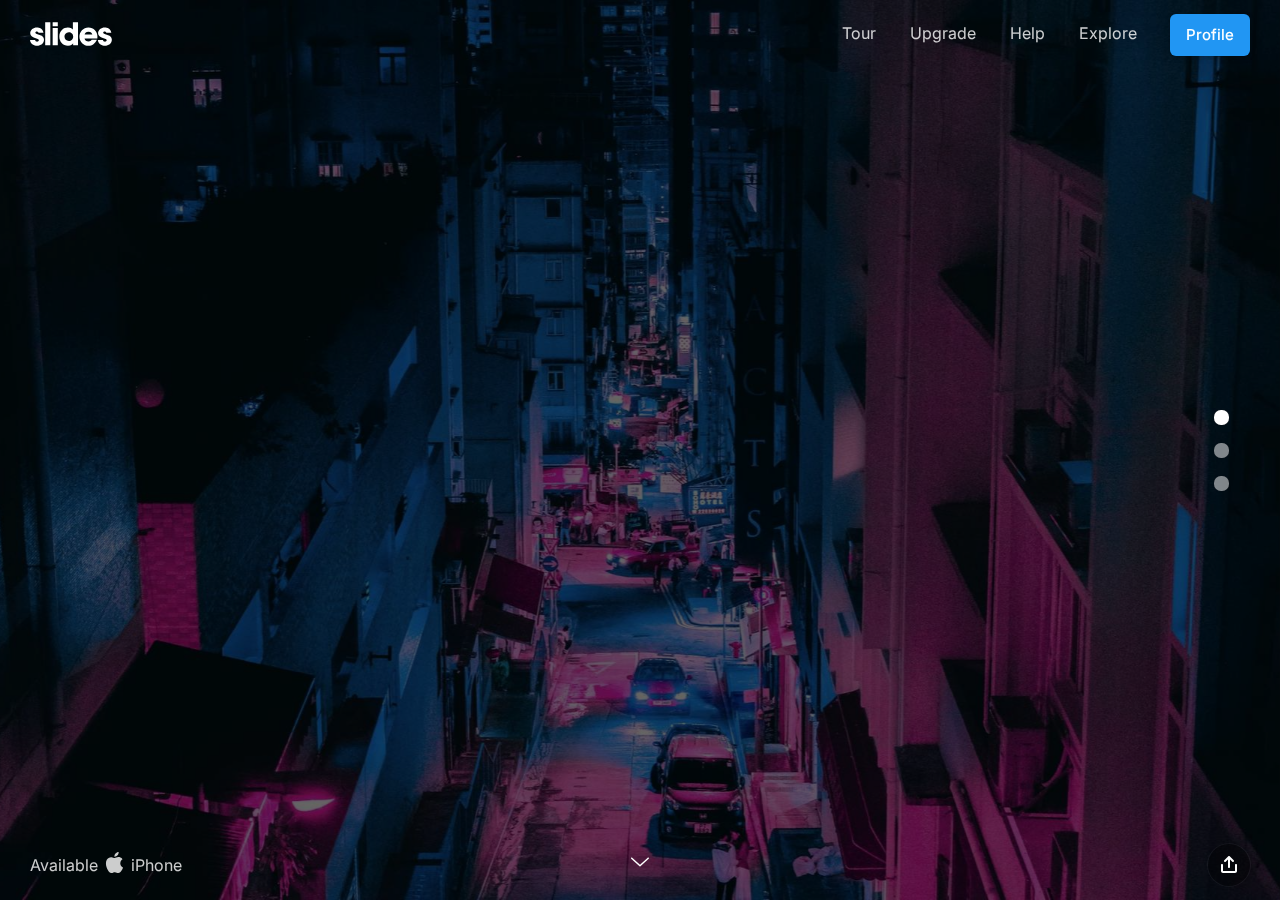
<file: home.html>
<!doctype html>
<html>
<head>
    <meta charset="UTF-8">
    <meta name="viewport" content="width=device-width, height=device-height, initial-scale=1.0">
    <meta name="apple-mobile-web-app-capable" content="yes" />
    <base href="./">
    <title>home - watthub</title>
    <meta property="og:title" content="home - watthub" />
    <meta name="twitter:title" content="home - watthub" />
    <meta name="description" content="Accelerate EV Adoption" />
    <meta name="og:description" content="Accelerate EV Adoption" />
    <meta name="twitter:description" content="Accelerate EV Adoption" />
    <link rel="preconnect" href="https://fonts.gstatic.com/" crossorigin>
    <!-- Compressed Styles -->
    <link href="css/slides.min.css?521351" rel="stylesheet" type="text/css">

    
    <!-- Fonts and Material Icons -->
    <link rel="stylesheet" as="font" href="https://fonts.googleapis.com/css2?family=Inter:wght@100;200;300;400;500;600;700;800;900&family=Material+Icons&display=swap"/>
    <style>
        .slides { font-family: 'Inter', sans-serif; }
    </style>
     
</head>
<body class="slides animated noPreload">
<svg id="customSvgLibrary" xmlns="http://www.w3.org/2000/svg" style="display:none" id="customSvgLibrary">
  
  <symbol id="logo" viewBox="0 0 106 31"><title>Slides Framework</title><path d="M17.413 14.04c-.56-5.84-5.6-7-8.52-7-4.6 0-8.6 2.92-8.6 7.52 0 3 2.4 4.88 5.28 5.8 4.24 1.64 5.88 1.84 5.88 3.36 0 1.08-1.2 1.72-2.32 1.72-.28 0-2.24 0-2.52-2.04h-6.6c.6 5.84 5.68 7.36 9.04 7.36 4.92 0 9.04-2.88 9.04-7.76 0-4.8-4-5.92-7.76-6.96-1.76-.52-3.4-1.2-3.4-2.2 0-.6.48-1.48 1.88-1.48 1.96 0 2.04 1.2 2.08 1.68h6.52zm2.222 15.96h6.64v-29.6h-6.64v29.6zm9.662-24.56h6.64v-5.04h-6.64v5.04zm0 24.56h6.64v-22.2h-6.64v22.2zm32.782-29.6h-6.64v9.28c-.72-.72-2.6-2.64-6.52-2.64-5.64 0-11 4.28-11 11.8 0 6.68 4.4 11.88 11.12 11.88 4.48 0 6.08-2.2 6.72-3.12v2.4h6.32v-29.6zm-17.52 18.4c0-2.56 1.8-5.56 5.64-5.56 1.56 0 2.96.56 3.96 1.56 1 .96 1.64 2.32 1.64 3.92.08 1.64-.52 3.08-1.56 4.12s-2.52 1.68-4.12 1.68c-3.12 0-5.56-2.28-5.56-5.68v-.04zm42.502 2.4c.52-4.08-.32-7.64-3.12-10.64-2.08-2.2-5-3.52-8.4-3.52-6.76 0-11.64 5.72-11.64 11.92 0 6.6 5.4 11.76 11.76 11.76 2.28 0 4.48-.68 6.32-2 1.88-1.28 3.44-3.2 4.52-5.68h-6.8c-.8 1.16-1.92 2.08-4.04 2.08-2.6 0-4.84-1.56-5.12-3.92h16.52zm-16.44-5.04c.16-1.04 1.52-3.52 4.96-3.52s4.8 2.48 4.96 3.52h-9.92zm34.502-2.12c-.56-5.84-5.6-7-8.52-7-4.6 0-8.6 2.92-8.6 7.52 0 3 2.4 4.88 5.28 5.8 4.24 1.64 5.88 1.84 5.88 3.36 0 1.08-1.2 1.72-2.32 1.72-.28 0-2.24 0-2.52-2.04h-6.6c.6 5.84 5.68 7.36 9.04 7.36 4.92 0 9.04-2.88 9.04-7.76 0-4.8-4-5.92-7.76-6.96-1.76-.52-3.4-1.2-3.4-2.2 0-.6.48-1.48 1.88-1.48 1.96 0 2.04 1.2 2.08 1.68h6.52z"/></symbol>
  
  <symbol id="close" viewBox="0 0 30 30"><path d="M15 0c-8.3 0-15 6.7-15 15s6.7 15 15 15 15-6.7 15-15-6.7-15-15-15zm5.7 19.3c.4.4.4 1 0 1.4-.2.2-.4.3-.7.3s-.5-.1-.7-.3l-4.3-4.3-4.3 4.3c-.2.2-.4.3-.7.3s-.5-.1-.7-.3c-.4-.4-.4-1 0-1.4l4.3-4.3-4.3-4.3c-.4-.4-.4-1 0-1.4s1-.4 1.4 0l4.3 4.3 4.3-4.3c.4-.4 1-.4 1.4 0s.4 1 0 1.4l-4.3 4.3 4.3 4.3z"/></symbol>

  <symbol id="arrow-left" viewBox="0 0 29 56"><path d="M28.7.3c.4.4.4 1 0 1.4l-26.3 26.3 26.3 26.3c.4.4.4 1 0 1.4-.4.4-1 .4-1.4 0l-27-27c-.4-.4-.4-1 0-1.4l27-27c.3-.3 1-.4 1.4 0z"/></symbol>
  
  <symbol id="arrow-right" viewBox="0 0 29 56"><path d="M.3 55.7c-.4-.4-.4-1 0-1.4l26.3-26.3-26.3-26.3c-.4-.4-.4-1 0-1.4.4-.4 1-.4 1.4 0l27 27c.4.4.4 1 0 1.4l-27 27c-.3.3-1 .4-1.4 0z"/></symbol>

  <symbol id="back" viewBox="0 0 20 20"><path d="M2.3 10.7l5 5c.4.4 1 .4 1.4 0s.4-1 0-1.4l-3.3-3.3h11.6c.6 0 1-.4 1-1s-.4-1-1-1h-11.6l3.3-3.3c.4-.4.4-1 0-1.4-.2-.2-.4-.3-.7-.3s-.5.1-.7.3l-5 5c-.2.2-.3.5-.3.7 0 .2.1.5.3.7z"/></symbol>
  
  <symbol id="menu" viewBox="0 0 18 18"><path d="M16 5h-14c-.6 0-1-.4-1-1 0-.5.4-1 1-1h14c.5 0 1 .4 1 1s-.4 1-1 1zm-14 5h14c.5 0 1-.4 1-1 0-.5-.4-1-1-1h-14c-.6 0-1 .4-1 1s.4 1 1 1zm14 3h-14c-.5 0-1 .4-1 1 0 .5.4 1 1 1h14c.5 0 1-.4 1-1s-.4-1-1-1z"/></symbol>
  
  <symbol id="share" viewBox="0 0 18 18"><path d="M16 8c-.6 0-1 .4-1 1v6h-12v-6c0-.6-.4-1-1-1s-1 .4-1 1v6c0 1.1.9 2 2 2h12c1.1 0 2-.9 2-2v-6c0-.6-.4-1-1-1zm-2.3-2.3c.4-.4.4-1 0-1.4l-4-4c-.4-.4-1-.4-1.4 0l-4 4c-.4.4-.4 1 0 1.4s1 .4 1.4 0l2.3-2.3v7.6c0 .6.4 1 1 1s1-.4 1-1v-7.6l2.3 2.3c.4.4 1 .4 1.4 0z"/></symbol>

  <symbol id="arrow-down" viewBox="0 0 24 24"><path d="M12 18c-.2 0-.5-.1-.7-.3l-11-10c-.4-.4-.4-1-.1-1.4.4-.4 1-.4 1.4-.1l10.4 9.4 10.3-9.4c.4-.4 1-.3 1.4.1.4.4.3 1-.1 1.4l-11 10c-.1.2-.4.3-.6.3z"/></symbol>
  
  <symbol id="arrow-up" viewBox="0 0 24 24"><path d="M11.9 5.9c.2 0 .5.1.7.3l11 10c.4.4.4 1 .1 1.4-.4.4-1 .4-1.4.1l-10.4-9.4-10.3 9.4c-.4.4-1 .3-1.4-.1-.4-.4-.3-1 .1-1.4l11-10c.1-.2.4-.3.6-.3z"/></symbol>
  
  <symbol id="arrow-top" viewBox="0 0 18 18"><path d="M15.7 7.3l-6-6c-.4-.4-1-.4-1.4 0l-6 6c-.4.4-.4 1 0 1.4.4.4 1 .4 1.4 0l4.3-4.3v11.6c0 .6.4 1 1 1s1-.4 1-1v-11.6l4.3 4.3c.2.2.4.3.7.3s.5-.1.7-.3c.4-.4.4-1 0-1.4z"/></symbol>
  
  <symbol id="play" viewBox="0 0 30 30"><path d="M7 30v-30l22 15z"/></symbol>
  
  <symbol id="chat" viewBox="0 0 18 18"><path d="M5,17c-0.2,0-0.3,0-0.4-0.1C4.2,16.7,4,16.4,4,16v-2H2c-1.1,0-2-0.9-2-2V3c0-1.1,0.9-2,2-2h14c1.1,0,2,0.9,2,2v9 c0,1.1-0.9,2-2,2H9.3l-3.7,2.8C5.4,16.9,5.2,17,5,17z M2,12h3.5C5.8,12,6,12.2,6,12.5V14l2.4-1.8C8.6,12.1,8.8,12,9,12h7V3H2V12z M13,7H5C4.4,7,4,6.6,4,6s0.4-1,1-1h8c0.6,0,1,0.4,1,1S13.6,7,13,7z M13,10H5c-0.6,0-1-0.4-1-1s0.4-1,1-1h8c0.6,0,1,0.4,1,1 S13.6,10,13,10z"/></symbol>

  <symbol id="mail" viewBox="0 0 18 18"><path d="M16 2h-14c-1.1 0-2 .9-2 2v10c0 1.1.9 2 2 2h14c1.1 0 2-.9 2-2v-10c0-1.1-.9-2-2-2zm0 2v.5l-7 4.3-7-4.4v-.4h14zm-14 10v-7.2l6.5 4c.1.1.3.2.5.2s.4-.1.5-.2l6.5-4v7.2h-14z"/></symbol>

  <symbol id="sound-on" viewBox="0 0 18 18"><path d="M8.5,0.1C8.1-0.1,7.7,0,7.4,0.2L3.7,3H2C0.9,3,0,3.9,0,5v6c0,1.1,0.9,2,2,2h1.7l3.7,2.8C7.6,15.9,7.8,16,8,16 c0.2,0,0.3,0,0.4-0.1C8.8,15.7,9,15.4,9,15V1C9,0.6,8.8,0.3,8.5,0.1z M7,13l-2.4-1.8C4.4,11.1,4.2,11,4,11l-2,0l0-6h2 c0.2,0,0.4-0.1,0.6-0.2L7,3V13z M11.7,9.9l0.7,1.9C13.9,11.2,15,9.7,15,8c0-1.7-1.1-3.2-2.7-3.8l-0.7,1.9C12.5,6.4,13,7.2,13,8C13,8.9,12.5,9.6,11.7,9.9z M12.2,1.1l-0.3,2C14.3,3.5,16,5.6,16,8s-1.8,4.5-4.2,4.9l0.3,2C15.6,14.3,18,11.4,18,8C18,4.6,15.6,1.7,12.2,1.1z"/></symbol>
  
  <symbol id="sound-off" viewBox="0 0 18 18"><path d="M15.9,8l1.8-1.8c0.4-0.4,0.4-1,0-1.4s-1-0.4-1.4,0l-1.8,1.8l-1.8-1.8c-0.4-0.4-1-0.4-1.4,0s-0.4,1,0,1.4L13.1,8l-1.8,1.8 c-0.4,0.4-0.4,1,0,1.4c0.2,0.2,0.5,0.3,0.7,0.3s0.5-0.1,0.7-0.3l1.8-1.8l1.8,1.8c0.2,0.2,0.5,0.3,0.7,0.3s0.5-0.1,0.7-0.3 c0.4-0.4,0.4-1,0-1.4L15.9,8z M8.5,0.1C8.1-0.1,7.7,0,7.4,0.2L3.7,3H2C0.9,3,0,3.9,0,5v6c0,1.1,0.9,2,2,2h1.7l3.7,2.8C7.6,15.9,7.8,16,8,16 c0.2,0,0.3,0,0.4-0.1C8.8,15.7,9,15.4,9,15V1C9,0.6,8.8,0.3,8.5,0.1z M7,13l-2.4-1.8C4.4,11.1,4.2,11,4,11l-2,0l0-6h2 c0.2,0,0.4-0.1,0.6-0.2L7,3V13z"/></symbol>
  
  <!-- social -->
  <symbol id="apple" viewBox="-1 1 24 24"><path d="M17.6 13.8c0-3 2.5-4.5 2.6-4.6-1.4-2.1-3.6-2.3-4.4-2.4-1.9-.2-3.6 1.1-4.6 1.1-.9 0-2.4-1.1-4-1-2 0-3.9 1.2-5 3-2.1 3.7-.5 9.1 1.5 12.1 1 1.5 2.2 3.1 3.8 3 1.5-.1 2.1-1 3.9-1s2.4 1 4 1 2.7-1.5 3.7-2.9c1.2-1.7 1.6-3.3 1.7-3.4-.1-.1-3.2-1.3-3.2-4.9zm-3.1-9c.8-1 1.4-2.4 1.2-3.8-1.2 0-2.7.8-3.5 1.8-.8.9-1.5 2.3-1.3 3.7 1.4.1 2.8-.7 3.6-1.7z"/></symbol>

  <symbol id="dribbble" viewBox="0 0 24 24"><path d="M12 0c-6.7 0-12 5.3-12 12s5.3 12 12 12 12-5.3 12-12-5.3-12-12-12zm7.9 5.7c1.3 1.7 2.1 3.9 2.3 6.1-.4-.1-2.4-.4-4.7-.4-.8 0-1.5 0-2.3.1 0-.1-.1-.3-.3-.5l-.7-1.5c3.7-1.4 5.3-3.4 5.7-3.8zm-7.9-3.8c2.5 0 4.9.9 6.7 2.5-.3.4-1.9 2.3-5.2 3.6-1.6-2.9-3.3-5.3-3.7-5.9.6-.1 1.4-.2 2.2-.2zm-4.4 1c.4.6 2.1 3 3.7 5.8-4.4 1.2-8.2 1.2-9.2 1.2h-.1c.8-3.1 2.9-5.6 5.6-7zm-5.7 9.1v-.3h.3c1.2 0 5.6-.1 10.1-1.5l.8 1.6c-.1 0-.3 0-.4.1-5.1 1.6-7.9 6-8.3 6.7-1.6-1.7-2.5-4.1-2.5-6.6zm10.1 10.1c-2.3 0-4.4-.8-6.1-2.1.3-.5 2.4-4.4 7.9-6.3 1.3 3.6 2 6.7 2.1 7.6-1.2.6-2.6.8-3.9.8zm5.7-1.8c-.1-.8-.7-3.6-2-7.1.7-.1 1.3-.1 2-.1 2.1 0 3.7.4 4.1.5-.3 2.8-1.8 5.2-4.1 6.7z"/></symbol>

  <symbol id="facebook" viewBox="0 0 24 24"><path d="M24 1.3v21.3c0 .7-.6 1.3-1.3 1.3h-6.1v-9.3h3.1l.5-3.6h-3.6v-2.2c0-1.1.3-1.8 1.8-1.8h1.9v-3.2c-.3 0-1.5-.1-2.8-.1-2.8 0-4.7 1.7-4.7 4.8v2.7h-3.1v3.6h3.1v9.2h-11.5c-.7 0-1.3-.6-1.3-1.3v-21.4c0-.7.6-1.3 1.3-1.3h21.3c.8 0 1.4.6 1.4 1.3z"/></symbol>

  <symbol id="facebook2" viewBox="0 0 512 512"><path d="M288 176v-64c0-17.664 14.336-32 32-32h32v-80h-64c-53.024 0-96 42.976-96 96v80h-64v80h64v256h96v-256h64l32-80h-96z"/></symbol>
   
  <symbol id="fb-like" viewBox="0 0 20 20"><path d="M0 8v12h5v-12h-5zm2.5 10.8c-.4 0-.8-.3-.8-.8 0-.4.3-.8.8-.8s.8.3.8.8c0 .4-.4.8-.8.8zm3.5-.8h9.5c1.1 0 1.7-1 1.7-1.7 0-.3-.4-1-.4-1 1.4-.3 1.7-1.2 1.7-1.7-.1-.5-.3-.9-.5-1 1-.4 1.5-1.1 1.4-1.9-.1-.8-1-1.5-1-1.5 1-.6.9-1.5.9-1.5-.3-1.3-1.5-1.7-1.7-1.7h-5.6s.3-.5.3-2.4-1.3-3.6-2.6-3.6c0 0-.7.1-1 .3v3.5l-2.7 4.4v9.8z"/></symbol>
  
  <symbol id="googlePlus" viewBox="0 1 24 24"><path d="M7.8 13.5h4.6c-.6 2-2.5 3.4-4.6 3.4-2.7 0-4.9-2.2-4.9-4.9s2.2-4.9 4.9-4.9c1.1 0 2.1.3 3 1l1.8-2.4c-1.4-1.1-3-1.6-4.8-1.6-4.3 0-7.9 3.5-7.9 7.9s3.5 7.9 7.9 7.9 7.9-3.5 7.9-7.9v-1.5h-7.9v3zM21.7 11v-2.2h-2v2.2h-2.2v2h2.2v2.2h2v-2.2h2.2v-2z"/></symbol>
  
  <symbol id="instagram" viewBox="0 0 20 20"><circle cx="10" cy="10" r="3.3"/><path d="M13,0H7C2.2,0,0,2.2,0,7v6c0,4.8,2.1,7,7,7h6c4.8,0,7-2.2,7-7V7C20,2.2,17.9,0,13,0z M10,15.1c-2.8,0-5.1-2.3-5.1-5.1 S7.2,4.9,10,4.9s5.1,2.3,5.1,5.1S12.8,15.1,10,15.1z M15.3,5.9c-0.7,0-1.2-0.5-1.2-1.2c0-0.7,0.5-1.2,1.2-1.2s1.2,0.5,1.2,1.2 C16.5,5.3,16,5.9,15.3,5.9z"/></symbol>

  <symbol id="behance" viewBox="0 0 511.958 511.958"><path d="M210.624 240.619c10.624-5.344 18.656-11.296 24.16-17.728 9.792-11.584 14.624-26.944 14.624-45.984 0-18.528-4.832-34.368-14.496-47.648-16.128-21.632-43.424-32.704-82.016-33.28h-152.896v312.096h142.56c16.064 0 30.944-1.376 44.704-4.192 13.76-2.848 25.664-8.064 35.744-15.68 8.96-6.624 16.448-14.848 22.4-24.544 9.408-14.656 14.112-31.264 14.112-49.76 0-17.92-4.128-33.184-12.32-45.728-8.288-12.544-20.448-21.728-36.576-27.552zm-147.552-90.432h68.864c15.136 0 27.616 1.632 37.408 4.864 11.328 4.704 16.992 14.272 16.992 28.864 0 13.088-4.32 22.24-12.864 27.392-8.608 5.152-19.776 7.744-33.472 7.744h-76.928v-68.864zm108.896 198.24c-7.616 3.68-18.336 5.504-32.064 5.504h-76.832v-83.232h77.888c13.568.096 24.128 1.888 31.68 5.248 13.44 6.08 20.128 17.216 20.128 33.504 0 19.2-6.912 32.128-20.8 38.976zM327.168 110.539h135.584v38.848h-135.584zM509.856 263.851c-2.816-18.08-9.024-33.984-18.688-47.712-10.592-15.552-24.032-26.944-40.384-34.144-16.288-7.232-34.624-10.848-55.04-10.816-34.272 0-62.112 10.72-83.648 32-21.472 21.344-32.224 52.032-32.224 92.032 0 42.656 11.872 73.472 35.744 92.384 23.776 18.944 51.232 28.384 82.4 28.384 37.728 0 67.072-11.232 88.032-33.632 13.408-14.144 20.992-28.064 22.656-41.728h-62.464c-3.616 6.752-7.808 12.032-12.608 15.872-8.704 7.04-20.032 10.56-33.92 10.56-13.216 0-24.416-2.912-33.76-8.704-15.424-9.28-23.488-25.536-24.512-48.672h170.464c.256-19.936-.384-35.264-2.048-45.824zm-166.88 5.984c2.24-15.008 7.68-26.912 16.32-35.712 8.64-8.768 20.864-13.184 36.512-13.216 14.432 0 26.496 4.128 36.32 12.416 9.696 8.352 15.168 20.48 16.288 36.512h-105.44z"/></symbol>
  
  <symbol id="linkedin" viewBox="0 0 24 24"><path d="M5.9 21.9h-4.7v-14.2h4.7v14.2zm-2.3-16.1c-1.6 0-2.6-1.1-2.6-2.5s1-2.5 2.7-2.5c1.6 0 2.6 1 2.6 2.5-.1 1.4-1.2 2.5-2.7 2.5zm19.2 16.1h-4.7v-7.6c0-2-.7-3.3-2.3-3.3-1.3 0-2.1.9-2.5 1.7-.1.3-.1.8-.1 1.2v7.9h-4.7v-14.1h4.7v2c.7-.9 1.7-2.3 4.3-2.3 3.1 0 5.5 2.1 5.5 6.4v8.2h-.2z"/></symbol>

  <symbol id="medium" viewBox="0 0 130.8 104"><path d="M15.5 21.2c.2-1.6-.5-3.2-1.7-4.3l-12.1-14.7v-2.2h38l29.3 64.4 25.8-64.4h36.2v2.2l-10.5 10c-.9.7-1.3 1.8-1.2 2.9v73.7c0 1.1.3 2.2 1.2 2.9l10.2 10v2.2h-51.3v-2.2l10.6-10.2c1-1 1-1.3 1-2.9v-59.6l-29.4 74.7h-4l-34.2-74.7v50.3c0 2.2.4 4.2 1.9 5.7l13.7 16.8v2.2h-39v-2.2l13.8-16.7c1.5-1.5 1.8-3.3 1.8-5.7l-.1-58.2z"/></symbol>
  
  <symbol id="pinterest" viewBox="0 0 24 24"><path d="M5.9 13.9c1.2-2-.4-2.5-.6-4-1-6.1 7.1-10.2 11.4-6 2.9 2.9 1 12-3.7 11-4.6-.9 2.2-8.1-1.4-9.5-3-1.1-4.6 3.6-3.2 5.9-.8 4-2.5 7.7-1.8 12.7 2.3-1.7 3.1-4.8 3.7-8.1 1.2.7 1.8 1.4 3.3 1.5 5.5.4 8.6-5.4 7.8-10.7-.7-4.7-5.5-7.1-10.6-6.6-4.1.4-8.1 3.7-8.3 8.3-.1 2.8.7 4.9 3.4 5.5z"/></symbol>
  
  <symbol id="stumbleupon" viewBox="0 0 24 24"><path d="M13.3 9.6l1.6.8 2.5-.8v-1.4c0-3-2.4-5.4-5.4-5.4s-5.4 2.4-5.4 5.4v7.5c0 .7-.6 1.3-1.3 1.3s-1.3-.6-1.3-1.3v-3.2h-4v3.2c0 3 2.4 5.4 5.4 5.4s5.4-2.4 5.4-5.4v-7.5c0-.7.6-1.3 1.3-1.3s1.3.6 1.3 1.3l-.1 1.4zm6.6 2.9v3.2c0 .7-.6 1.3-1.3 1.3s-1.3-.6-1.3-1.3v-3.2l-2.5.8-1.6-.8v3.2c0 3 2.4 5.4 5.4 5.4s5.4-2.4 5.4-5.4v-3.2h-4.1z"/></symbol>
  
  <symbol id="twitter" viewBox="0 1 24 23"><path d="M21.5 7.6v.6c0 6.6-5 14.1-14 14.1-2.8 0-5.4-.8-7.6-2.2l1.2.1c2.3 0 4.4-.8 6.1-2.1-2.2 0-4-1.5-4.6-3.4.3.1.6.1.9.1.5 0 .9-.1 1.3-.2-2.1-.6-3.8-2.6-3.8-5 .7.4 1.4.6 2.2.6-1.3-.9-2.2-2.4-2.2-4.1 0-.9.2-1.8.7-2.5 2.4 3 6.1 5 10.2 5.2-.1-.4-.1-.7-.1-1.1 0-2.7 2.2-5 4.9-5 1.4 0 2.7.6 3.6 1.6 1-.3 2.1-.7 3-1.3-.4 1.2-1.1 2.1-2.2 2.7 1-.1 1.9-.4 2.8-.8-.6 1.1-1.4 2-2.4 2.7z"/></symbol>
  
  <symbol id="tumblr" viewBox="0 0 23 23"><path d="M12.573 4.94v-4.94h-3.188c-.072.183-.11.4-.11.622-.034.107-.072.184-.072.293-.328 1.829-1.28 3.11-2.892 3.807-.476.218-.914.253-1.39.218v3.987h2.342c.039 5.603.039 8.493.039 8.64v.332c.294 2.449 1.573 3.914 3.843 4.463.914.257 1.901.366 2.892.366 1.279-.036 2.525-.256 3.771-.659v-4.685c-.731.22-1.395.402-1.977.583-1.135.333-2.087.113-2.857-.619-.073-.11-.183-.257-.221-.403-.106-.586-.178-1.206-.178-1.795v-6.222h5.083v-3.988h-5.085z"/></symbol>

  <symbol id="xing" viewBox="0 0 24 24"><path d="M3.647 4.74c-.208 0-.384.073-.472.216-.091.148-.077.338.02.531l2.34 4.051v.02l-3.678 6.49c-.096.191-.091.383 0 .531.088.142.244.236.452.236h3.461c.518 0 .767-.349.944-.669l3.737-6.608-2.38-4.15c-.172-.307-.433-.649-.964-.649h-3.46zm14.542-4.74c-.517 0-.741.326-.927.659l-7.702 13.658 4.918 9.023c.172.307.437.659.967.659h3.457c.208 0 .371-.079.459-.221.092-.148.09-.343-.007-.535l-4.88-8.915v-.023l7.664-13.551c.096-.191.098-.386.007-.534-.088-.142-.252-.221-.46-.221h-3.496z"/></symbol>

  <symbol id="whatsapp" viewBox="0 0 512 512"><path d="M256.064 0h-.128c-141.152 0-255.936 114.816-255.936 256 0 56 18.048 107.904 48.736 150.048l-31.904 95.104 98.4-31.456c40.48 26.816 88.768 42.304 140.832 42.304 141.152 0 255.936-114.848 255.936-256s-114.784-256-255.936-256zm148.96 361.504c-6.176 17.44-30.688 31.904-50.24 36.128-13.376 2.848-30.848 5.12-89.664-19.264-75.232-31.168-123.68-107.616-127.456-112.576-3.616-4.96-30.4-40.48-30.4-77.216s18.656-54.624 26.176-62.304c6.176-6.304 16.384-9.184 26.176-9.184 3.168 0 6.016.16 8.576.288 7.52.32 11.296.768 16.256 12.64 6.176 14.88 21.216 51.616 23.008 55.392 1.824 3.776 3.648 8.896 1.088 13.856-2.4 5.12-4.512 7.392-8.288 11.744-3.776 4.352-7.36 7.68-11.136 12.352-3.456 4.064-7.36 8.416-3.008 15.936 4.352 7.36 19.392 31.904 41.536 51.616 28.576 25.44 51.744 33.568 60.032 37.024 6.176 2.56 13.536 1.952 18.048-2.848 5.728-6.176 12.8-16.416 20-26.496 5.12-7.232 11.584-8.128 18.368-5.568 6.912 2.4 43.488 20.48 51.008 24.224 7.52 3.776 12.48 5.568 14.304 8.736 1.792 3.168 1.792 18.048-4.384 35.52z"/></symbol>
  
  <symbol id="youtube" viewBox="0 0 24 24"><path d="M23.6 6.3c-.3-1.2-1.4-2.2-2.6-2.3-3-.3-6-.3-9-.3s-6 0-9 .3c-1.2.1-2.3 1.1-2.6 2.3-.4 1.8-.4 3.8-.4 5.7 0 1.9 0 3.9.4 5.7.3 1.2 1.4 2.2 2.6 2.3 3 .3 6 .3 9 .3s6 0 9-.3c1.3-.1 2.3-1.1 2.6-2.4.4-1.7.4-3.7.4-5.6 0-1.9 0-3.9-.4-5.7zm-14.1 9v-6.6l6.5 3.3-6.5 3.3z"/></symbol>

</svg><!-- Navigation -->
<nav class="side ">
  <div class="navigation default">
    <ul></ul>
  </div>
</nav><!-- Panel Top #01 -->
<nav class="panel top">
  <div class="sections desktop">
    <div class="left"><a href="#" title="Slides Framework"><svg style="width:82px;height:24px"><use xmlns:xlink="http://www.w3.org/1999/xlink" xlink:href="#logo"></use></svg></a></div>
    <div class="right">
      <ul class="menu">
        <li><a href="#">Tour</a></li>
        <li><a href="#">Upgrade</a></li>
        <li><a href="#">Help</a></li>
        <li><a href="#">Explore</a></li>
      </ul>
      <a class="button blue rounded small" href="#">Profile</a> 
    </div>
  </div>
  <div class="sections compact hidden">
    <div class="left"><a href="#" title="Slides Framework"><svg style="width:82px;height:24px"><use xmlns:xlink="http://www.w3.org/1999/xlink" xlink:href="#logo"></use></svg></a></div>
    <div class="right"><span class="button actionButton sidebarTrigger" data-sidebar-id="1"><svg><use xmlns:xlink="http://www.w3.org/1999/xlink" xlink:href="#menu"></use></svg></span></div>
  </div>
</nav>

<!-- Sidebar -->
<nav class="sidebar" data-sidebar-id="1">
  <div class="close"><svg><use xmlns:xlink="http://www.w3.org/1999/xlink" xlink:href="#close"></use></svg></div>
  <div class="content">
    <a href="#" class="logo"><svg width="100" height="30"><use xmlns:xlink="http://www.w3.org/1999/xlink" xlink:href="#logo"></use></svg></a>
    <ul class="mainMenu margin-top-3">
      <li><a href="#">All Goods</a></li>
      <li><a href="#">UI Kits</a></li>
      <li><a href="#">Icons</a></li>
      <li><a href="#">Mockups</a></li>
      <li><a href="#">Toolkit</a></li>
    </ul>
    <ul class="subMenu small opacity-8">
      <li><a href="#">Submit Product</a></li>
      <li><a href="#">FAQ</a></li>
      <li><a href="#">License</a></li>
      <li><a href="#">Terms & Conditions</a></li>
      <li><a href="#">Privacy Policy</a></li>
      <li><a href="#">Contact Us</a></li>
    </ul>
    <ul class="social opacity-8">
      <li><a href="#"><svg><use xmlns:xlink="http://www.w3.org/1999/xlink" xlink:href="#facebook"></use></svg></a></li>
      <li><a href="#"><svg><use xmlns:xlink="http://www.w3.org/1999/xlink" xlink:href="#twitter"></use></svg></a></li>
      <li><a href="#"><svg><use xmlns:xlink="http://www.w3.org/1999/xlink" xlink:href="#instagram"></use></svg></a></li>
    </ul>
  </div>
</nav>
<!-- Slide 1 (#05) -->
<section class="slide fade-6 kenBurns">
  <div class="content">
    <div class="container">
      <div class="wrap">
      
        <ul class="flex">
          <li class="col-12-12">
            <div class="fix-4-12">
              <svg class="ae-1 fix-3-12 margin-bottom-3" style="height: 76px;"><use xmlns:xlink="http://www.w3.org/1999/xlink" xlink:href="#logo"></use></svg>
              <a href="#" class="button hollow ae-2 cropLeft"><img src="assets/img/appstore.jpg" height="63"/></a><a href="#" class="button hollow ae-3 cropRight"><img src="assets/img/googleplay.jpg" height="63"/></a>
            </div>
          </li>
          <li class="col-12-12">
            <div class="fix-6-12 ae-2 margin-top-3">
              <img class="iphone-5" width="380" src="assets/img/iphone-5.png" alt="iPhone App" data-action="zoom"/>
            </div>
          </li>
        </ul>
        
      </div>
    </div>
  </div>
  <div class="background" style="background-image:url(assets/img/background/img-05.jpg)"></div>
</section>
<!-- Slide 2 (#03) -->
<section class="slide fade-6 kenBurns">
  <div class="content">
    <div class="container">
      <div class="wrap">
      
        <div class="fix-7-12">
          <div class="fix-3-12 margin-bottom-3">
            <svg height="77" class="wide ae-1 fromCenter"><use xmlns:xlink="http://www.w3.org/1999/xlink" xlink:href="#logo"></use></svg>
          </div>
          <div class="fix-6-12"> 
            <p class="large cropBottom ae-2"><span class="opacity-8">In a meat-eating world, wearing leather for shoes and even clothes, the discussion of fur is&nbsp;childish.</span></p>
          </div>
        </div>
          
      </div>
    </div>
  </div>
  <div class="background" style="background-image:url(assets/img/background/img-03.jpg)"></div>
</section>
<!-- Slide 3 (#11) -->
<section class="slide fade-6 kenBurns">
  <div class="content">
    <div class="container">
      <div class="wrap">
      
        <div class="fix-8-12">
          <h1 class="ae-1 smallest margin-bottom-2">One of the tragedies of the design scene is that it always acts too late</h1>
          <p class="ae-2 large margin-bottom-2"><span class="opacity-8">He takes snapshots, makes notes and records impressions on tablecloths or newspapers, on backs of envelopes or matchbooks. Why one thing and not another is part of the mystery, but he is&nbsp;omnivorous.</span></p>
          <a class="button rounded blue margin-top-1 ae-5 fromCenter">Get Started</a>
          <a class="button rounded white margin-top-1 ae-6 fromCenter">Learn More</a>
        </div>
      
      </div>
    </div>
  </div>
  <div class="background" style="background-image:url(assets/img/background/img-11.jpg)"></div>
</section>
<!-- Panel Bottom #01 -->
<nav class="panel bottom forceMobileView">
  <div class="sections desktop">
    <div class="left"><a href="#" class="opacity-8">Available <svg style="height:21px;width:25px" class="shift-up-2"><use xmlns:xlink="http://www.w3.org/1999/xlink" xlink:href="#apple"></use></svg> iPhone</a></div>
    <div class="center"><span class="nextSlide noText"><svg><use xmlns:xlink="http://www.w3.org/1999/xlink" xlink:href="#arrow-down"></use></svg></span></div>
    <div class="right"><span data-dropdown-id="2" class="button actionButton dropdownTrigger"><svg><use xmlns:xlink="http://www.w3.org/1999/xlink" xlink:href="#share"></use></svg></span></div>
  </div>
  <div class="sections compact hidden">
    <div class="right">
      <span data-dropdown-id="2" class="button actionButton dropdownTrigger"><svg><use xmlns:xlink="http://www.w3.org/1999/xlink" xlink:href="#share"></use></svg></span>
    </div>
  </div>
</nav>

<!-- Share Window -->
<div class="dropdown share bottom right" data-dropdown-id="2" data-text="Take a look at this" data-url="https://designmodo.com" data-pinterest-image="https://designmodo.com/wp-content/uploads/2015/10/Presentation.jpg">
  <div class="center padding-2">
    <div class="title">Share</div>
    <a href="#">Contact us</a>
  </div>
  <ul>
    <li class="social-facebook"><svg><use xmlns:xlink="http://www.w3.org/1999/xlink" xlink:href="#fb-like"></use></svg></li>
    <li class="social-twitter"><svg><use xmlns:xlink="http://www.w3.org/1999/xlink" xlink:href="#twitter"></use></svg></li>
    <li class="social-pinterest"><svg><use xmlns:xlink="http://www.w3.org/1999/xlink" xlink:href="#pinterest"></use></svg></li>
    <li class="social-linkedin"><svg><use xmlns:xlink="http://www.w3.org/1999/xlink" xlink:href="#linkedin"></use></svg></li>
    <li class="mail" data-subject="Subject" data-body="Body">share by email</li>
  </ul>
</div>

<!-- jQuery 3.5.1 -->
    <script src="https://ajax.googleapis.com/ajax/libs/jquery/3.5.1/jquery.min.js"></script>

    <!-- Compressed Scripts -->
    <script src="js/slides.min.js?521351" type="text/javascript"></script>
     
</body>
</html>
</file>
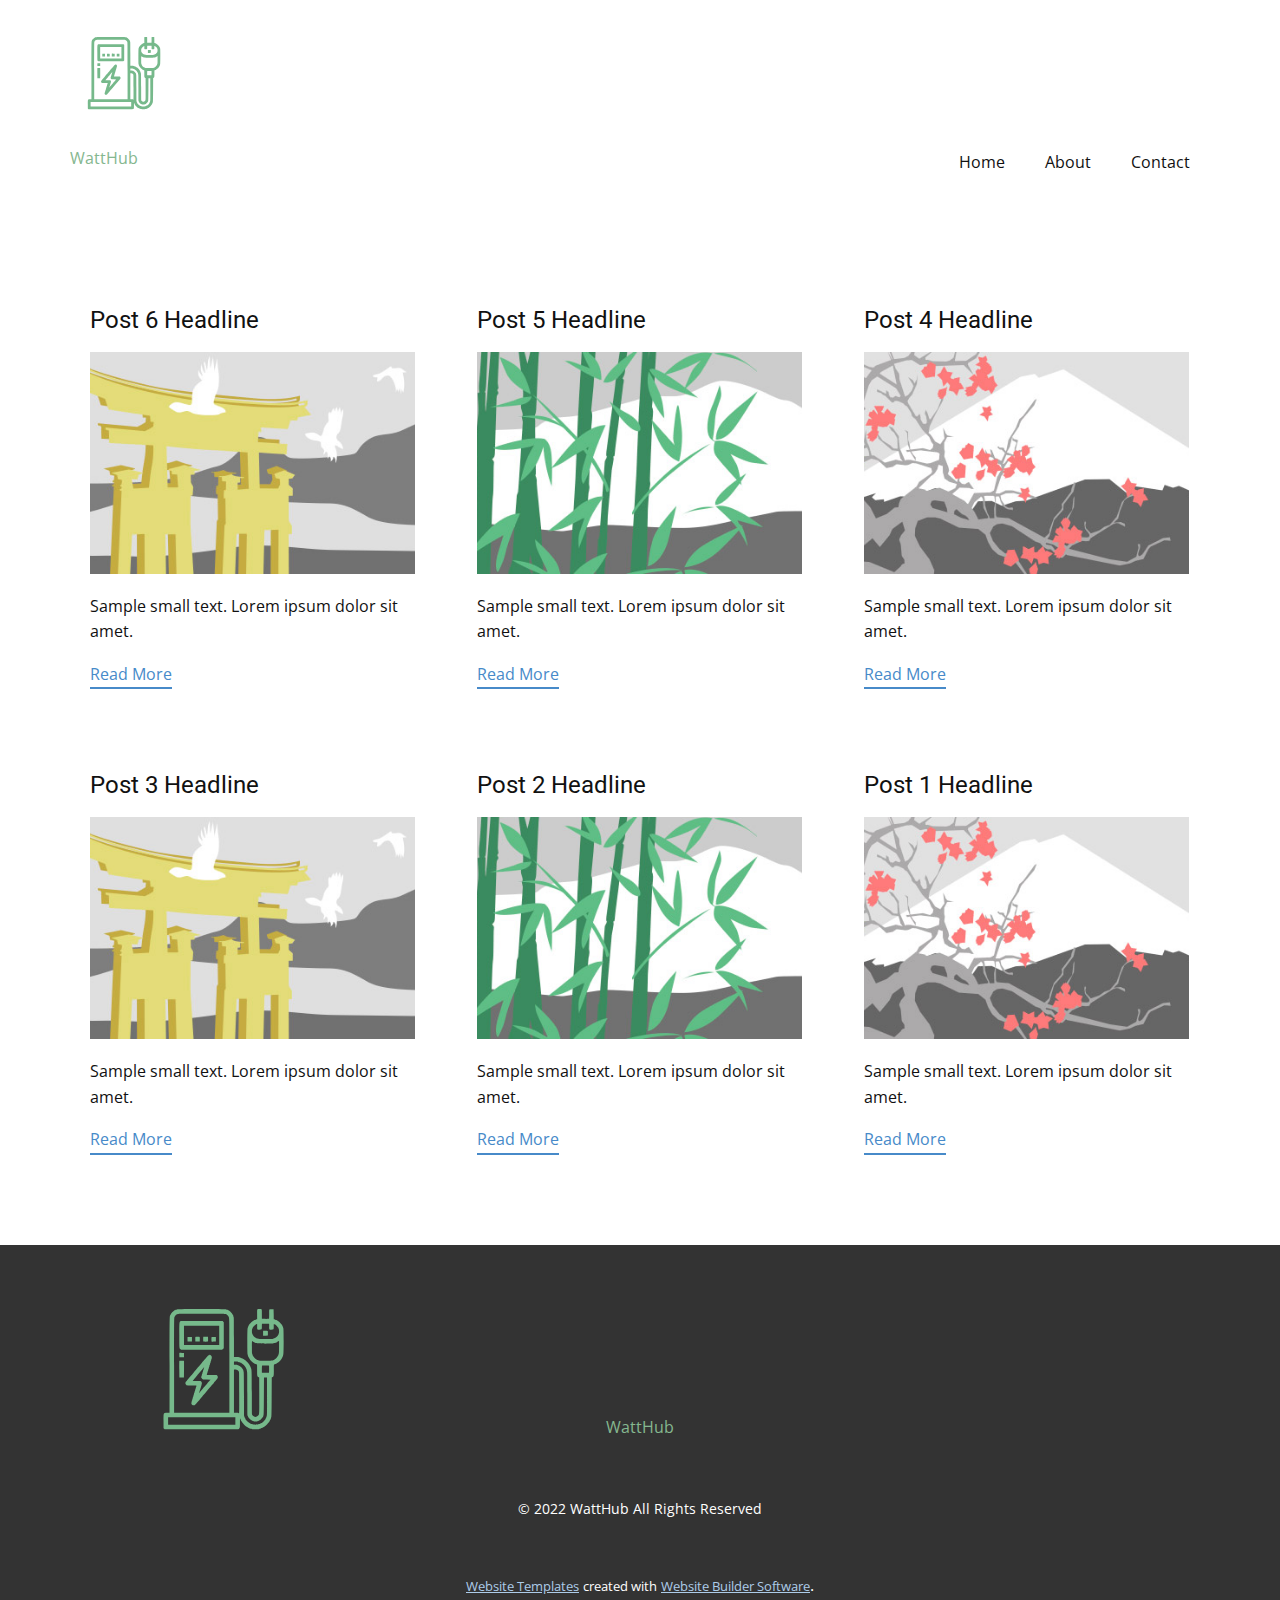
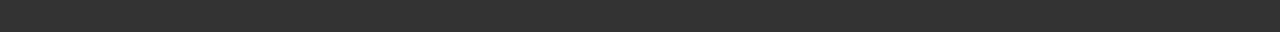
<file: blog/blog.html>
<html style="font-size: 16px;" lang="en"><head>
    <meta name="viewport" content="width=device-width, initial-scale=1.0">
    <meta charset="utf-8">
    <meta name="keywords" content="">
    <meta name="description" content="">
    <title>Blog Template</title>
    <link rel="stylesheet" href="../nicepage.css" media="screen">
<link rel="stylesheet" href="../Blog-Template.css" media="screen">
    <script class="u-script" type="text/javascript" src="../jquery.js" defer=""></script>
    <script class="u-script" type="text/javascript" src="../nicepage.js" defer=""></script>
    <meta name="generator" content="Nicepage 4.14.1, nicepage.com">
    <link id="u-theme-google-font" rel="stylesheet" href="https://fonts.googleapis.com/css?family=Roboto:100,100i,300,300i,400,400i,500,500i,700,700i,900,900i|Open+Sans:300,300i,400,400i,500,500i,600,600i,700,700i,800,800i">
    
    
    <script type="application/ld+json">{
		"@context": "http://schema.org",
		"@type": "Organization",
		"name": "",
		"logo": "images/logo-g-3.svg"
}</script>
    <meta name="theme-color" content="#478ac9">
  </head>
  <body class="u-body u-xl-mode" data-lang="en"><header class="u-clearfix u-header u-header" id="sec-0f6f"><div class="u-clearfix u-sheet u-sheet-1">
        <a href="https://nicepage.com" class="u-image u-logo u-image-1" data-image-width="822" data-image-height="882">
          <img src="../images/logo-g-3.svg" class="u-logo-image u-logo-image-1">
        </a>
        <p class="u-text u-text-custom-color-2 u-text-default u-text-1">WattHub</p>
        <nav class="u-menu u-menu-dropdown u-offcanvas u-menu-1">
          <div class="menu-collapse" style="font-size: 1rem; letter-spacing: 0px;">
            <a class="u-button-style u-custom-left-right-menu-spacing u-custom-padding-bottom u-custom-text-active-color u-custom-text-hover-color u-custom-top-bottom-menu-spacing u-nav-link u-text-active-palette-1-base u-text-hover-palette-2-base" href="#">
              <svg class="u-svg-link" viewBox="0 0 24 24"><use xmlns:xlink="http://www.w3.org/1999/xlink" xlink:href="#menu-hamburger"></use></svg>
              <svg class="u-svg-content" version="1.1" id="menu-hamburger" viewBox="0 0 16 16" x="0px" y="0px" xmlns:xlink="http://www.w3.org/1999/xlink" xmlns="http://www.w3.org/2000/svg"><g><rect y="1" width="16" height="2"></rect><rect y="7" width="16" height="2"></rect><rect y="13" width="16" height="2"></rect>
</g></svg>
            </a>
          </div>
          <div class="u-custom-menu u-nav-container">
            <ul class="u-nav u-unstyled u-nav-1"><li class="u-nav-item"><a class="u-button-style u-nav-link u-text-active-custom-color-1 u-text-hover-palette-2-base" href="../Home.html" style="padding: 10px 20px;">Home</a>
</li><li class="u-nav-item"><a class="u-button-style u-nav-link u-text-active-custom-color-1 u-text-hover-palette-2-base" href="../About.html" style="padding: 10px 20px;">About</a>
</li><li class="u-nav-item"><a class="u-button-style u-nav-link u-text-active-custom-color-1 u-text-hover-palette-2-base" href="../Contact.html" style="padding: 10px 20px;">Contact</a>
</li></ul>
          </div>
          <div class="u-custom-menu u-nav-container-collapse">
            <div class="u-black u-container-style u-inner-container-layout u-opacity u-opacity-95 u-sidenav">
              <div class="u-inner-container-layout u-sidenav-overflow">
                <div class="u-menu-close"></div>
                <ul class="u-align-center u-nav u-popupmenu-items u-unstyled u-nav-2"><li class="u-nav-item"><a class="u-button-style u-nav-link" href="../Home.html">Home</a>
</li><li class="u-nav-item"><a class="u-button-style u-nav-link" href="../About.html">About</a>
</li><li class="u-nav-item"><a class="u-button-style u-nav-link" href="../Contact.html">Contact</a>
</li></ul>
              </div>
            </div>
            <div class="u-black u-menu-overlay u-opacity u-opacity-70"></div>
          </div>
        </nav>
      </div></header>
    <section class="u-clearfix u-section-1" id="sec-ae63">
      <div class="u-clearfix u-sheet u-valign-middle u-sheet-1"><!--blog--><!--blog_options_json--><!--{"type":"Recent","source":"","tags":"","count":""}--><!--/blog_options_json-->
        <div class="u-blog u-expanded-width u-repeater u-repeater-1"><!--blog_post-->
          <div class="u-blog-post u-container-style u-repeater-item u-white u-repeater-item-1">
            <div class="u-container-layout u-similar-container u-valign-top u-container-layout-1"><!--blog_post_header-->
              <h4 class="u-blog-control u-text u-text-1">
                <a class="u-post-header-link" href="../blog/post-5.html">Post 6 Headline</a>
              </h4><!--/blog_post_header--><!--blog_post_image-->
              <a class="u-post-header-link" href="../blog/post-5.html"><img alt="" class="u-blog-control u-expanded-width u-image u-image-default u-image-1" src="[data-uri]"></a><!--/blog_post_image--><!--blog_post_content-->
              <div class="u-blog-control u-post-content u-text u-text-2 fr-view">Sample small text. Lorem ipsum dolor sit amet.</div><!--/blog_post_content--><!--blog_post_readmore-->
              <a href="../blog/post-5.html" class="u-blog-control u-border-2 u-border-palette-1-base u-btn u-btn-rectangle u-button-style u-none u-btn-1"><!--blog_post_readmore_content--><!--options_json--><!--{"content":"","defaultValue":"Read More"}--><!--/options_json-->Read More<!--/blog_post_readmore_content--></a><!--/blog_post_readmore-->
            </div>
          </div><div class="u-blog-post u-container-style u-repeater-item u-video-cover u-white">
            <div class="u-container-layout u-similar-container u-valign-top u-container-layout-2"><!--blog_post_header-->
              <h4 class="u-blog-control u-text u-text-3">
                <a class="u-post-header-link" href="../blog/post-4.html">Post 5 Headline</a>
              </h4><!--/blog_post_header--><!--blog_post_image-->
              <a class="u-post-header-link" href="../blog/post-4.html"><img alt="" class="u-blog-control u-expanded-width u-image u-image-default u-image-2" src="[data-uri]"></a><!--/blog_post_image--><!--blog_post_content-->
              <div class="u-blog-control u-post-content u-text u-text-4 fr-view">Sample small text. Lorem ipsum dolor sit amet.</div><!--/blog_post_content--><!--blog_post_readmore-->
              <a href="../blog/post-4.html" class="u-blog-control u-border-2 u-border-palette-1-base u-btn u-btn-rectangle u-button-style u-none u-btn-2"><!--blog_post_readmore_content--><!--options_json--><!--{"content":"","defaultValue":"Read More"}--><!--/options_json-->Read More<!--/blog_post_readmore_content--></a><!--/blog_post_readmore-->
            </div>
          </div><div class="u-blog-post u-container-style u-repeater-item u-video-cover u-white">
            <div class="u-container-layout u-similar-container u-valign-top u-container-layout-3"><!--blog_post_header-->
              <h4 class="u-blog-control u-text u-text-5">
                <a class="u-post-header-link" href="../blog/post-3.html">Post 4 Headline</a>
              </h4><!--/blog_post_header--><!--blog_post_image-->
              <a class="u-post-header-link" href="../blog/post-3.html"><img alt="" class="u-blog-control u-expanded-width u-image u-image-default u-image-3" src="[data-uri]"></a><!--/blog_post_image--><!--blog_post_content-->
              <div class="u-blog-control u-post-content u-text u-text-6 fr-view">Sample small text. Lorem ipsum dolor sit amet.</div><!--/blog_post_content--><!--blog_post_readmore-->
              <a href="../blog/post-3.html" class="u-blog-control u-border-2 u-border-palette-1-base u-btn u-btn-rectangle u-button-style u-none u-btn-3"><!--blog_post_readmore_content--><!--options_json--><!--{"content":"","defaultValue":"Read More"}--><!--/options_json-->Read More<!--/blog_post_readmore_content--></a><!--/blog_post_readmore-->
            </div>
          </div><div class="u-blog-post u-container-style u-repeater-item u-white u-repeater-item-1">
            <div class="u-container-layout u-similar-container u-valign-top u-container-layout-1"><!--blog_post_header-->
              <h4 class="u-blog-control u-text u-text-1">
                <a class="u-post-header-link" href="../blog/post-2.html">Post 3 Headline</a>
              </h4><!--/blog_post_header--><!--blog_post_image-->
              <a class="u-post-header-link" href="../blog/post-2.html"><img alt="" class="u-blog-control u-expanded-width u-image u-image-default u-image-1" src="[data-uri]"></a><!--/blog_post_image--><!--blog_post_content-->
              <div class="u-blog-control u-post-content u-text u-text-2 fr-view">Sample small text. Lorem ipsum dolor sit amet.</div><!--/blog_post_content--><!--blog_post_readmore-->
              <a href="../blog/post-2.html" class="u-blog-control u-border-2 u-border-palette-1-base u-btn u-btn-rectangle u-button-style u-none u-btn-1"><!--blog_post_readmore_content--><!--options_json--><!--{"content":"","defaultValue":"Read More"}--><!--/options_json-->Read More<!--/blog_post_readmore_content--></a><!--/blog_post_readmore-->
            </div>
          </div><div class="u-blog-post u-container-style u-repeater-item u-video-cover u-white">
            <div class="u-container-layout u-similar-container u-valign-top u-container-layout-2"><!--blog_post_header-->
              <h4 class="u-blog-control u-text u-text-3">
                <a class="u-post-header-link" href="../blog/post-1.html">Post 2 Headline</a>
              </h4><!--/blog_post_header--><!--blog_post_image-->
              <a class="u-post-header-link" href="../blog/post-1.html"><img alt="" class="u-blog-control u-expanded-width u-image u-image-default u-image-2" src="[data-uri]"></a><!--/blog_post_image--><!--blog_post_content-->
              <div class="u-blog-control u-post-content u-text u-text-4 fr-view">Sample small text. Lorem ipsum dolor sit amet.</div><!--/blog_post_content--><!--blog_post_readmore-->
              <a href="../blog/post-1.html" class="u-blog-control u-border-2 u-border-palette-1-base u-btn u-btn-rectangle u-button-style u-none u-btn-2"><!--blog_post_readmore_content--><!--options_json--><!--{"content":"","defaultValue":"Read More"}--><!--/options_json-->Read More<!--/blog_post_readmore_content--></a><!--/blog_post_readmore-->
            </div>
          </div><div class="u-blog-post u-container-style u-repeater-item u-video-cover u-white">
            <div class="u-container-layout u-similar-container u-valign-top u-container-layout-3"><!--blog_post_header-->
              <h4 class="u-blog-control u-text u-text-5">
                <a class="u-post-header-link" href="../blog/post.html">Post 1 Headline</a>
              </h4><!--/blog_post_header--><!--blog_post_image-->
              <a class="u-post-header-link" href="../blog/post.html"><img alt="" class="u-blog-control u-expanded-width u-image u-image-default u-image-3" src="[data-uri]"></a><!--/blog_post_image--><!--blog_post_content-->
              <div class="u-blog-control u-post-content u-text u-text-6 fr-view">Sample small text. Lorem ipsum dolor sit amet.</div><!--/blog_post_content--><!--blog_post_readmore-->
              <a href="../blog/post.html" class="u-blog-control u-border-2 u-border-palette-1-base u-btn u-btn-rectangle u-button-style u-none u-btn-3"><!--blog_post_readmore_content--><!--options_json--><!--{"content":"","defaultValue":"Read More"}--><!--/options_json-->Read More<!--/blog_post_readmore_content--></a><!--/blog_post_readmore-->
            </div>
          </div><!--/blog_post--><!--blog_post-->
          <!--/blog_post--><!--blog_post-->
          <!--/blog_post-->
        </div><!--/blog-->
      </div>
    </section>
    
    
    <footer class="u-align-center u-clearfix u-footer u-grey-80 u-footer" id="sec-f37b"><div class="u-clearfix u-sheet u-sheet-1">
        <a href="https://nicepage.com" class="u-image u-logo u-image-1" data-image-width="822" data-image-height="882">
          <img src="../images/logo-g-3.svg" class="u-logo-image u-logo-image-1">
        </a>
        <p class="u-text u-text-custom-color-2 u-text-default u-text-1">WattHub</p>
        <p class="u-small-text u-text u-text-variant u-text-2"> © 2022 WattHub All Rights Reserved</p>
      </div></footer>
    <section class="u-backlink u-clearfix u-grey-80">
      <a class="u-link" href="https://nicepage.com/website-templates" target="_blank">
        <span>Website Templates</span>
      </a>
      <p class="u-text">
        <span>created with</span>
      </p>
      <a class="u-link" href="" target="_blank">
        <span>Website Builder Software</span>
      </a>. 
    </section>
  
</body></html>
</file>
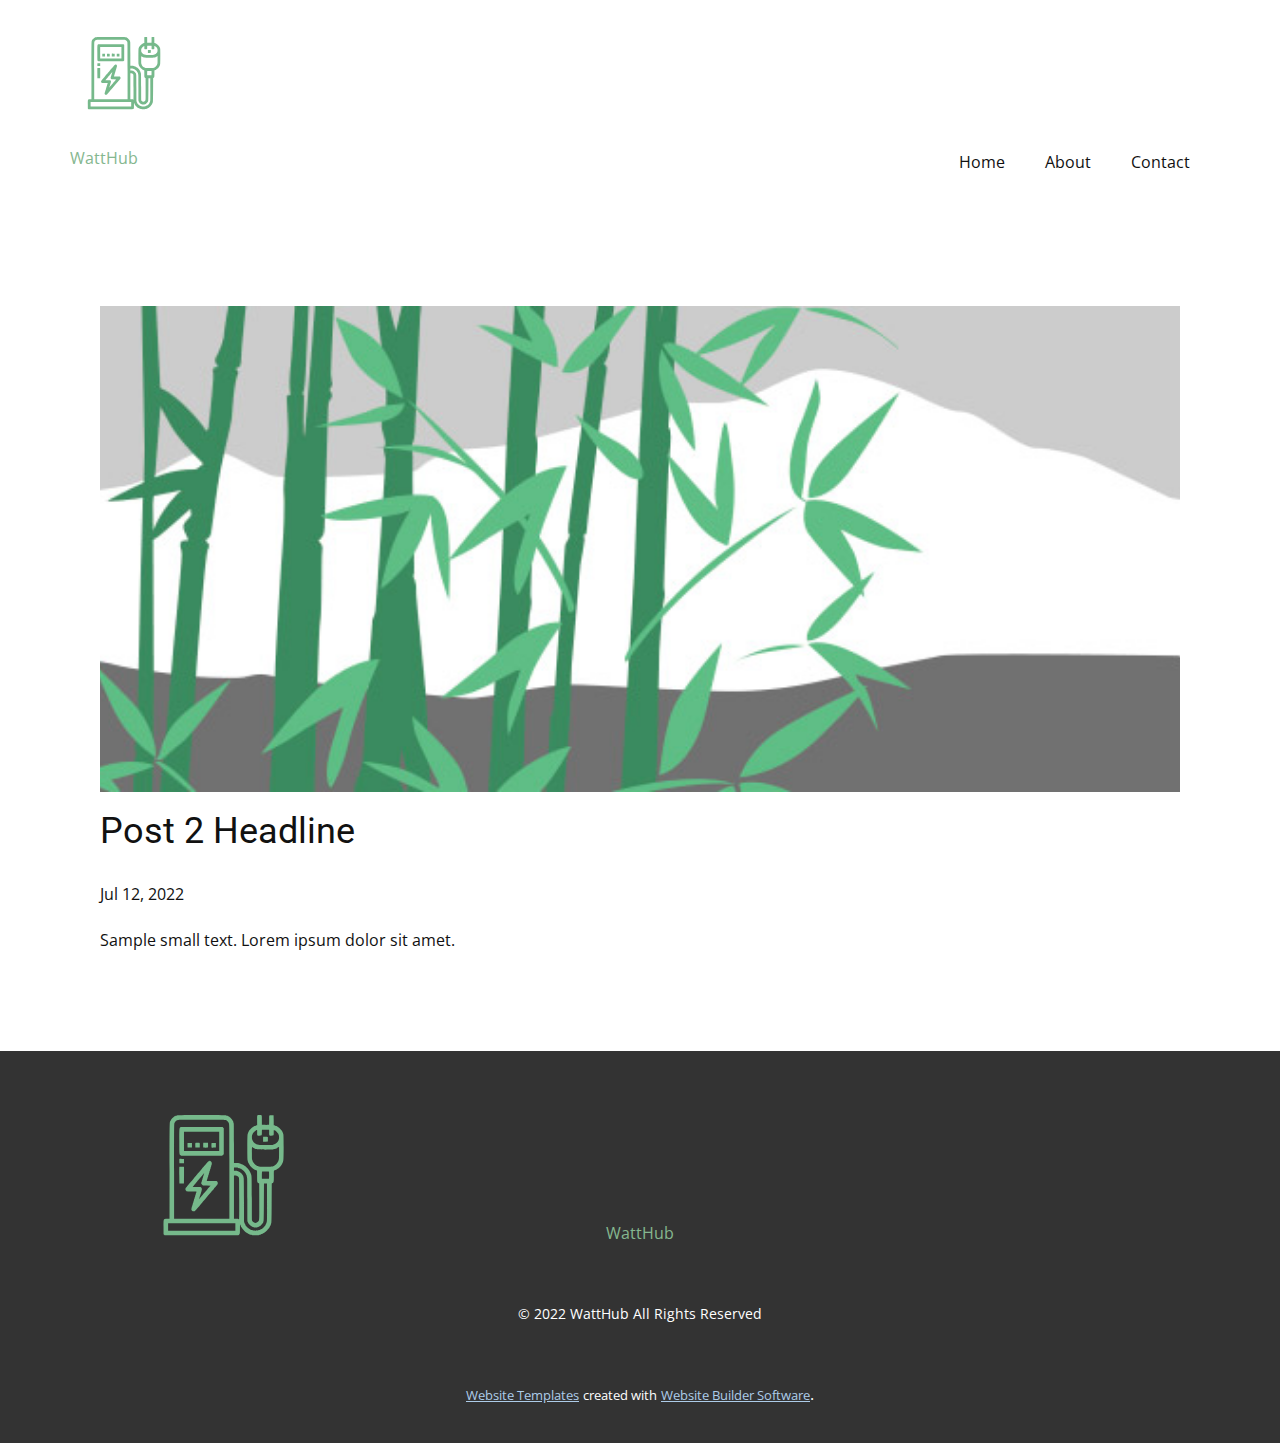
<file: blog/post-1.html>
<!doctype html>
<html style="font-size: 16px;" lang="en"><head>
    <meta name="viewport" content="width=device-width, initial-scale=1.0">
    <meta charset="utf-8">
    <meta name="keywords" content="Post 1 Headline">
    <meta name="description" content="">
    <title>Post 2 Headline</title>
    <link rel="stylesheet" href="../nicepage.css" media="screen">
<link rel="stylesheet" href="../Post-Template.css" media="screen">
    <script class="u-script" type="text/javascript" src="../jquery.js" defer=""></script>
    <script class="u-script" type="text/javascript" src="../nicepage.js" defer=""></script>
    <meta name="generator" content="Nicepage 4.14.1, nicepage.com">
    <link id="u-theme-google-font" rel="stylesheet" href="https://fonts.googleapis.com/css?family=Roboto:100,100i,300,300i,400,400i,500,500i,700,700i,900,900i|Open+Sans:300,300i,400,400i,500,500i,600,600i,700,700i,800,800i">
    
    
    <script type="application/ld+json">{
		"@context": "http://schema.org",
		"@type": "Organization",
		"name": "",
		"logo": "images/logo-g-3.svg"
}</script>
    <meta name="theme-color" content="#478ac9">
  </head>
  <body class="u-body u-xl-mode" data-lang="en"><header class="u-clearfix u-header u-header" id="sec-0f6f"><div class="u-clearfix u-sheet u-sheet-1">
        <a href="https://nicepage.com" class="u-image u-logo u-image-1" data-image-width="822" data-image-height="882">
          <img src="../images/logo-g-3.svg" class="u-logo-image u-logo-image-1">
        </a>
        <p class="u-text u-text-custom-color-2 u-text-default u-text-1">WattHub</p>
        <nav class="u-menu u-menu-dropdown u-offcanvas u-menu-1">
          <div class="menu-collapse" style="font-size: 1rem; letter-spacing: 0px;">
            <a class="u-button-style u-custom-left-right-menu-spacing u-custom-padding-bottom u-custom-text-active-color u-custom-text-hover-color u-custom-top-bottom-menu-spacing u-nav-link u-text-active-palette-1-base u-text-hover-palette-2-base" href="#">
              <svg class="u-svg-link" viewBox="0 0 24 24"><use xmlns:xlink="http://www.w3.org/1999/xlink" xlink:href="#menu-hamburger"></use></svg>
              <svg class="u-svg-content" version="1.1" id="menu-hamburger" viewBox="0 0 16 16" x="0px" y="0px" xmlns:xlink="http://www.w3.org/1999/xlink" xmlns="http://www.w3.org/2000/svg"><g><rect y="1" width="16" height="2"></rect><rect y="7" width="16" height="2"></rect><rect y="13" width="16" height="2"></rect>
</g></svg>
            </a>
          </div>
          <div class="u-custom-menu u-nav-container">
            <ul class="u-nav u-unstyled u-nav-1"><li class="u-nav-item"><a class="u-button-style u-nav-link u-text-active-custom-color-1 u-text-hover-palette-2-base" href="../Home.html" style="padding: 10px 20px;">Home</a>
</li><li class="u-nav-item"><a class="u-button-style u-nav-link u-text-active-custom-color-1 u-text-hover-palette-2-base" href="../About.html" style="padding: 10px 20px;">About</a>
</li><li class="u-nav-item"><a class="u-button-style u-nav-link u-text-active-custom-color-1 u-text-hover-palette-2-base" href="../Contact.html" style="padding: 10px 20px;">Contact</a>
</li></ul>
          </div>
          <div class="u-custom-menu u-nav-container-collapse">
            <div class="u-black u-container-style u-inner-container-layout u-opacity u-opacity-95 u-sidenav">
              <div class="u-inner-container-layout u-sidenav-overflow">
                <div class="u-menu-close"></div>
                <ul class="u-align-center u-nav u-popupmenu-items u-unstyled u-nav-2"><li class="u-nav-item"><a class="u-button-style u-nav-link" href="../Home.html">Home</a>
</li><li class="u-nav-item"><a class="u-button-style u-nav-link" href="../About.html">About</a>
</li><li class="u-nav-item"><a class="u-button-style u-nav-link" href="../Contact.html">Contact</a>
</li></ul>
              </div>
            </div>
            <div class="u-black u-menu-overlay u-opacity u-opacity-70"></div>
          </div>
        </nav>
      </div></header>
    <section class="u-align-center u-clearfix u-section-1" id="sec-07d0">
      <div class="u-clearfix u-sheet u-valign-middle-md u-valign-middle-sm u-valign-middle-xs u-sheet-1"><!--post_details--><!--post_details_options_json--><!--{"source":""}--><!--/post_details_options_json--><!--blog_post-->
        <div class="u-container-style u-expanded-width u-post-details u-post-details-1">
          <div class="u-container-layout u-valign-middle u-container-layout-1"><!--blog_post_image-->
            <img alt="" class="u-blog-control u-expanded-width u-image u-image-default u-image-1" src="[data-uri]"><!--/blog_post_image--><!--blog_post_header-->
            <h2 class="u-blog-control u-text u-text-1">Post 2 Headline</h2><!--/blog_post_header--><!--blog_post_metadata-->
            <div class="u-blog-control u-metadata u-metadata-1"><!--blog_post_metadata_date-->
              <span class="u-meta-date u-meta-icon">Jul 12, 2022</span><!--/blog_post_metadata_date--><!--blog_post_metadata_category-->
              <!--/blog_post_metadata_category--><!--blog_post_metadata_comments-->
              <!--/blog_post_metadata_comments-->
            </div><!--/blog_post_metadata--><!--blog_post_content-->
            <div class="u-align-justify u-blog-control u-post-content u-text u-text-2 fr-view">
  Sample small text. Lorem ipsum dolor sit amet.
  </div><!--/blog_post_content-->
          </div>
        </div><!--/blog_post--><!--/post_details-->
      </div>
    </section>
    
    
    <footer class="u-align-center u-clearfix u-footer u-grey-80 u-footer" id="sec-f37b"><div class="u-clearfix u-sheet u-sheet-1">
        <a href="https://nicepage.com" class="u-image u-logo u-image-1" data-image-width="822" data-image-height="882">
          <img src="../images/logo-g-3.svg" class="u-logo-image u-logo-image-1">
        </a>
        <p class="u-text u-text-custom-color-2 u-text-default u-text-1">WattHub</p>
        <p class="u-small-text u-text u-text-variant u-text-2"> © 2022 WattHub All Rights Reserved</p>
      </div></footer>
    <section class="u-backlink u-clearfix u-grey-80">
      <a class="u-link" href="https://nicepage.com/website-templates" target="_blank">
        <span>Website Templates</span>
      </a>
      <p class="u-text">
        <span>created with</span>
      </p>
      <a class="u-link" href="" target="_blank">
        <span>Website Builder Software</span>
      </a>. 
    </section>
  
</body></html>
</file>
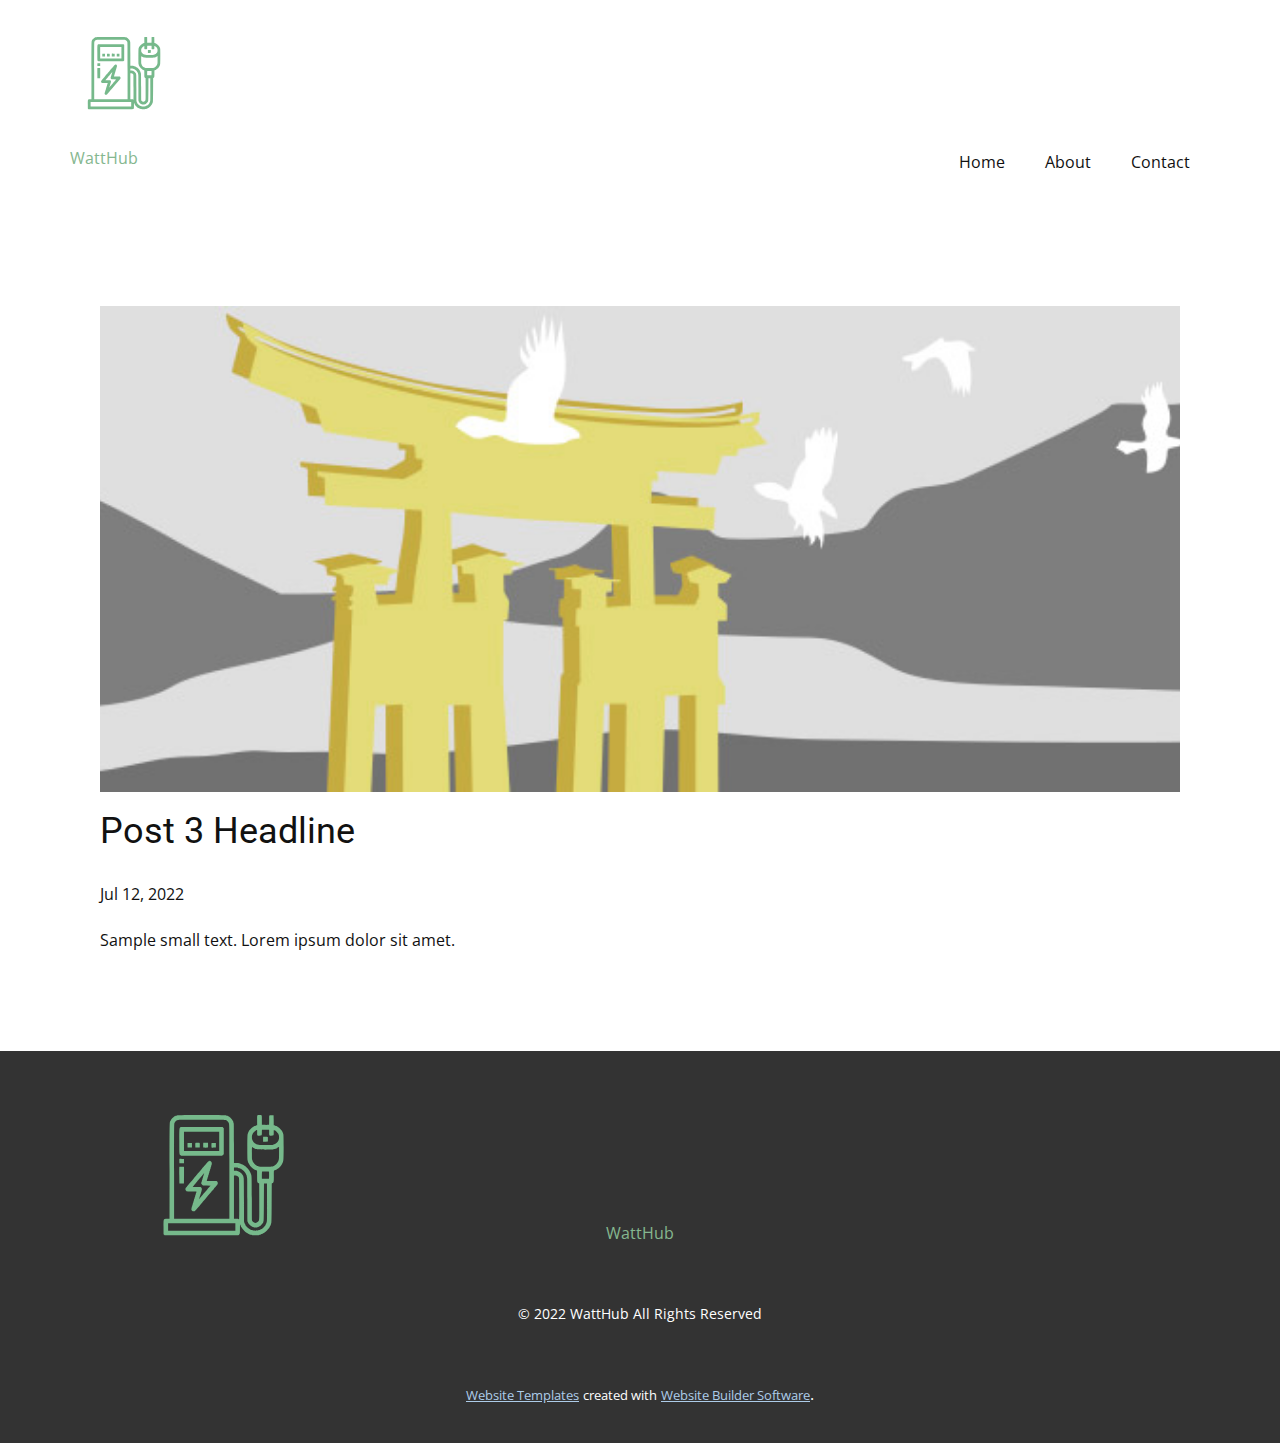
<file: blog/post-2.html>
<!doctype html>
<html style="font-size: 16px;" lang="en"><head>
    <meta name="viewport" content="width=device-width, initial-scale=1.0">
    <meta charset="utf-8">
    <meta name="keywords" content="Post 1 Headline">
    <meta name="description" content="">
    <title>Post 3 Headline</title>
    <link rel="stylesheet" href="../nicepage.css" media="screen">
<link rel="stylesheet" href="../Post-Template.css" media="screen">
    <script class="u-script" type="text/javascript" src="../jquery.js" defer=""></script>
    <script class="u-script" type="text/javascript" src="../nicepage.js" defer=""></script>
    <meta name="generator" content="Nicepage 4.14.1, nicepage.com">
    <link id="u-theme-google-font" rel="stylesheet" href="https://fonts.googleapis.com/css?family=Roboto:100,100i,300,300i,400,400i,500,500i,700,700i,900,900i|Open+Sans:300,300i,400,400i,500,500i,600,600i,700,700i,800,800i">
    
    
    <script type="application/ld+json">{
		"@context": "http://schema.org",
		"@type": "Organization",
		"name": "",
		"logo": "images/logo-g-3.svg"
}</script>
    <meta name="theme-color" content="#478ac9">
  </head>
  <body class="u-body u-xl-mode" data-lang="en"><header class="u-clearfix u-header u-header" id="sec-0f6f"><div class="u-clearfix u-sheet u-sheet-1">
        <a href="https://nicepage.com" class="u-image u-logo u-image-1" data-image-width="822" data-image-height="882">
          <img src="../images/logo-g-3.svg" class="u-logo-image u-logo-image-1">
        </a>
        <p class="u-text u-text-custom-color-2 u-text-default u-text-1">WattHub</p>
        <nav class="u-menu u-menu-dropdown u-offcanvas u-menu-1">
          <div class="menu-collapse" style="font-size: 1rem; letter-spacing: 0px;">
            <a class="u-button-style u-custom-left-right-menu-spacing u-custom-padding-bottom u-custom-text-active-color u-custom-text-hover-color u-custom-top-bottom-menu-spacing u-nav-link u-text-active-palette-1-base u-text-hover-palette-2-base" href="#">
              <svg class="u-svg-link" viewBox="0 0 24 24"><use xmlns:xlink="http://www.w3.org/1999/xlink" xlink:href="#menu-hamburger"></use></svg>
              <svg class="u-svg-content" version="1.1" id="menu-hamburger" viewBox="0 0 16 16" x="0px" y="0px" xmlns:xlink="http://www.w3.org/1999/xlink" xmlns="http://www.w3.org/2000/svg"><g><rect y="1" width="16" height="2"></rect><rect y="7" width="16" height="2"></rect><rect y="13" width="16" height="2"></rect>
</g></svg>
            </a>
          </div>
          <div class="u-custom-menu u-nav-container">
            <ul class="u-nav u-unstyled u-nav-1"><li class="u-nav-item"><a class="u-button-style u-nav-link u-text-active-custom-color-1 u-text-hover-palette-2-base" href="../Home.html" style="padding: 10px 20px;">Home</a>
</li><li class="u-nav-item"><a class="u-button-style u-nav-link u-text-active-custom-color-1 u-text-hover-palette-2-base" href="../About.html" style="padding: 10px 20px;">About</a>
</li><li class="u-nav-item"><a class="u-button-style u-nav-link u-text-active-custom-color-1 u-text-hover-palette-2-base" href="../Contact.html" style="padding: 10px 20px;">Contact</a>
</li></ul>
          </div>
          <div class="u-custom-menu u-nav-container-collapse">
            <div class="u-black u-container-style u-inner-container-layout u-opacity u-opacity-95 u-sidenav">
              <div class="u-inner-container-layout u-sidenav-overflow">
                <div class="u-menu-close"></div>
                <ul class="u-align-center u-nav u-popupmenu-items u-unstyled u-nav-2"><li class="u-nav-item"><a class="u-button-style u-nav-link" href="../Home.html">Home</a>
</li><li class="u-nav-item"><a class="u-button-style u-nav-link" href="../About.html">About</a>
</li><li class="u-nav-item"><a class="u-button-style u-nav-link" href="../Contact.html">Contact</a>
</li></ul>
              </div>
            </div>
            <div class="u-black u-menu-overlay u-opacity u-opacity-70"></div>
          </div>
        </nav>
      </div></header>
    <section class="u-align-center u-clearfix u-section-1" id="sec-07d0">
      <div class="u-clearfix u-sheet u-valign-middle-md u-valign-middle-sm u-valign-middle-xs u-sheet-1"><!--post_details--><!--post_details_options_json--><!--{"source":""}--><!--/post_details_options_json--><!--blog_post-->
        <div class="u-container-style u-expanded-width u-post-details u-post-details-1">
          <div class="u-container-layout u-valign-middle u-container-layout-1"><!--blog_post_image-->
            <img alt="" class="u-blog-control u-expanded-width u-image u-image-default u-image-1" src="[data-uri]"><!--/blog_post_image--><!--blog_post_header-->
            <h2 class="u-blog-control u-text u-text-1">Post 3 Headline</h2><!--/blog_post_header--><!--blog_post_metadata-->
            <div class="u-blog-control u-metadata u-metadata-1"><!--blog_post_metadata_date-->
              <span class="u-meta-date u-meta-icon">Jul 12, 2022</span><!--/blog_post_metadata_date--><!--blog_post_metadata_category-->
              <!--/blog_post_metadata_category--><!--blog_post_metadata_comments-->
              <!--/blog_post_metadata_comments-->
            </div><!--/blog_post_metadata--><!--blog_post_content-->
            <div class="u-align-justify u-blog-control u-post-content u-text u-text-2 fr-view">
  Sample small text. Lorem ipsum dolor sit amet.
  </div><!--/blog_post_content-->
          </div>
        </div><!--/blog_post--><!--/post_details-->
      </div>
    </section>
    
    
    <footer class="u-align-center u-clearfix u-footer u-grey-80 u-footer" id="sec-f37b"><div class="u-clearfix u-sheet u-sheet-1">
        <a href="https://nicepage.com" class="u-image u-logo u-image-1" data-image-width="822" data-image-height="882">
          <img src="../images/logo-g-3.svg" class="u-logo-image u-logo-image-1">
        </a>
        <p class="u-text u-text-custom-color-2 u-text-default u-text-1">WattHub</p>
        <p class="u-small-text u-text u-text-variant u-text-2"> © 2022 WattHub All Rights Reserved</p>
      </div></footer>
    <section class="u-backlink u-clearfix u-grey-80">
      <a class="u-link" href="https://nicepage.com/website-templates" target="_blank">
        <span>Website Templates</span>
      </a>
      <p class="u-text">
        <span>created with</span>
      </p>
      <a class="u-link" href="" target="_blank">
        <span>Website Builder Software</span>
      </a>. 
    </section>
  
</body></html>
</file>
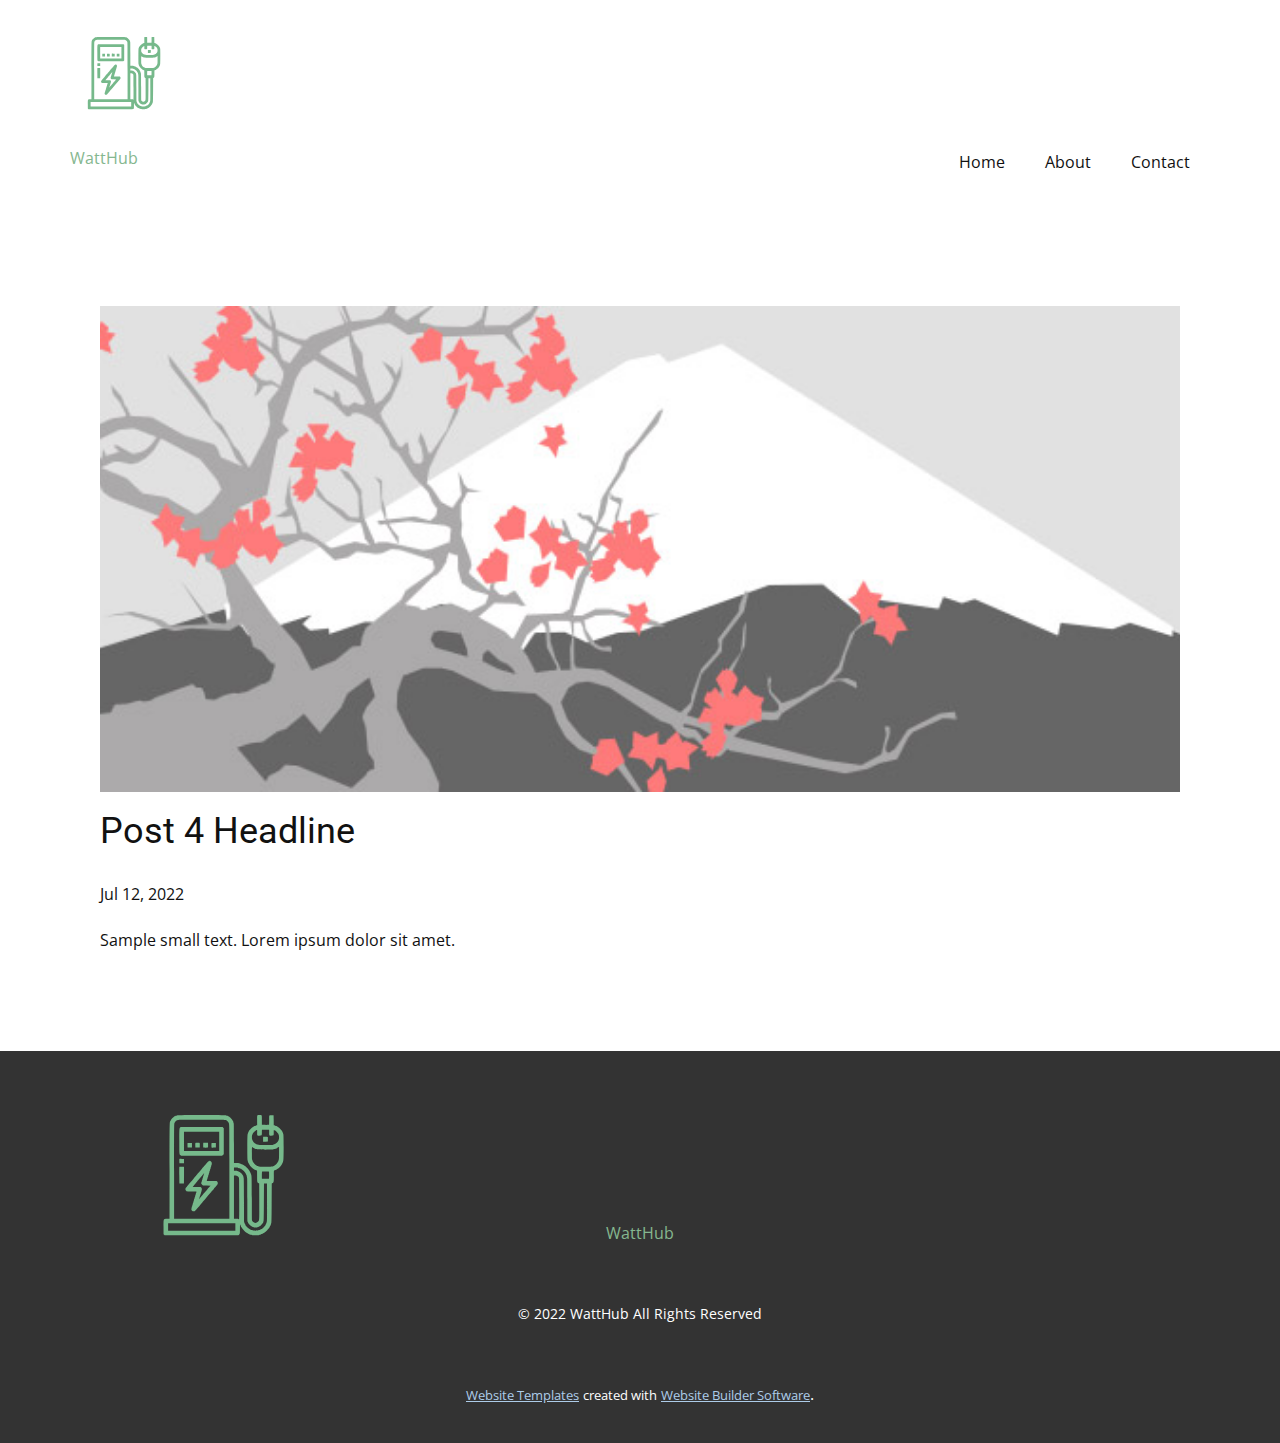
<file: blog/post-3.html>
<!doctype html>
<html style="font-size: 16px;" lang="en"><head>
    <meta name="viewport" content="width=device-width, initial-scale=1.0">
    <meta charset="utf-8">
    <meta name="keywords" content="Post 1 Headline">
    <meta name="description" content="">
    <title>Post 4 Headline</title>
    <link rel="stylesheet" href="../nicepage.css" media="screen">
<link rel="stylesheet" href="../Post-Template.css" media="screen">
    <script class="u-script" type="text/javascript" src="../jquery.js" defer=""></script>
    <script class="u-script" type="text/javascript" src="../nicepage.js" defer=""></script>
    <meta name="generator" content="Nicepage 4.14.1, nicepage.com">
    <link id="u-theme-google-font" rel="stylesheet" href="https://fonts.googleapis.com/css?family=Roboto:100,100i,300,300i,400,400i,500,500i,700,700i,900,900i|Open+Sans:300,300i,400,400i,500,500i,600,600i,700,700i,800,800i">
    
    
    <script type="application/ld+json">{
		"@context": "http://schema.org",
		"@type": "Organization",
		"name": "",
		"logo": "images/logo-g-3.svg"
}</script>
    <meta name="theme-color" content="#478ac9">
  </head>
  <body class="u-body u-xl-mode" data-lang="en"><header class="u-clearfix u-header u-header" id="sec-0f6f"><div class="u-clearfix u-sheet u-sheet-1">
        <a href="https://nicepage.com" class="u-image u-logo u-image-1" data-image-width="822" data-image-height="882">
          <img src="../images/logo-g-3.svg" class="u-logo-image u-logo-image-1">
        </a>
        <p class="u-text u-text-custom-color-2 u-text-default u-text-1">WattHub</p>
        <nav class="u-menu u-menu-dropdown u-offcanvas u-menu-1">
          <div class="menu-collapse" style="font-size: 1rem; letter-spacing: 0px;">
            <a class="u-button-style u-custom-left-right-menu-spacing u-custom-padding-bottom u-custom-text-active-color u-custom-text-hover-color u-custom-top-bottom-menu-spacing u-nav-link u-text-active-palette-1-base u-text-hover-palette-2-base" href="#">
              <svg class="u-svg-link" viewBox="0 0 24 24"><use xmlns:xlink="http://www.w3.org/1999/xlink" xlink:href="#menu-hamburger"></use></svg>
              <svg class="u-svg-content" version="1.1" id="menu-hamburger" viewBox="0 0 16 16" x="0px" y="0px" xmlns:xlink="http://www.w3.org/1999/xlink" xmlns="http://www.w3.org/2000/svg"><g><rect y="1" width="16" height="2"></rect><rect y="7" width="16" height="2"></rect><rect y="13" width="16" height="2"></rect>
</g></svg>
            </a>
          </div>
          <div class="u-custom-menu u-nav-container">
            <ul class="u-nav u-unstyled u-nav-1"><li class="u-nav-item"><a class="u-button-style u-nav-link u-text-active-custom-color-1 u-text-hover-palette-2-base" href="../Home.html" style="padding: 10px 20px;">Home</a>
</li><li class="u-nav-item"><a class="u-button-style u-nav-link u-text-active-custom-color-1 u-text-hover-palette-2-base" href="../About.html" style="padding: 10px 20px;">About</a>
</li><li class="u-nav-item"><a class="u-button-style u-nav-link u-text-active-custom-color-1 u-text-hover-palette-2-base" href="../Contact.html" style="padding: 10px 20px;">Contact</a>
</li></ul>
          </div>
          <div class="u-custom-menu u-nav-container-collapse">
            <div class="u-black u-container-style u-inner-container-layout u-opacity u-opacity-95 u-sidenav">
              <div class="u-inner-container-layout u-sidenav-overflow">
                <div class="u-menu-close"></div>
                <ul class="u-align-center u-nav u-popupmenu-items u-unstyled u-nav-2"><li class="u-nav-item"><a class="u-button-style u-nav-link" href="../Home.html">Home</a>
</li><li class="u-nav-item"><a class="u-button-style u-nav-link" href="../About.html">About</a>
</li><li class="u-nav-item"><a class="u-button-style u-nav-link" href="../Contact.html">Contact</a>
</li></ul>
              </div>
            </div>
            <div class="u-black u-menu-overlay u-opacity u-opacity-70"></div>
          </div>
        </nav>
      </div></header>
    <section class="u-align-center u-clearfix u-section-1" id="sec-07d0">
      <div class="u-clearfix u-sheet u-valign-middle-md u-valign-middle-sm u-valign-middle-xs u-sheet-1"><!--post_details--><!--post_details_options_json--><!--{"source":""}--><!--/post_details_options_json--><!--blog_post-->
        <div class="u-container-style u-expanded-width u-post-details u-post-details-1">
          <div class="u-container-layout u-valign-middle u-container-layout-1"><!--blog_post_image-->
            <img alt="" class="u-blog-control u-expanded-width u-image u-image-default u-image-1" src="[data-uri]"><!--/blog_post_image--><!--blog_post_header-->
            <h2 class="u-blog-control u-text u-text-1">Post 4 Headline</h2><!--/blog_post_header--><!--blog_post_metadata-->
            <div class="u-blog-control u-metadata u-metadata-1"><!--blog_post_metadata_date-->
              <span class="u-meta-date u-meta-icon">Jul 12, 2022</span><!--/blog_post_metadata_date--><!--blog_post_metadata_category-->
              <!--/blog_post_metadata_category--><!--blog_post_metadata_comments-->
              <!--/blog_post_metadata_comments-->
            </div><!--/blog_post_metadata--><!--blog_post_content-->
            <div class="u-align-justify u-blog-control u-post-content u-text u-text-2 fr-view">
  Sample small text. Lorem ipsum dolor sit amet.
  </div><!--/blog_post_content-->
          </div>
        </div><!--/blog_post--><!--/post_details-->
      </div>
    </section>
    
    
    <footer class="u-align-center u-clearfix u-footer u-grey-80 u-footer" id="sec-f37b"><div class="u-clearfix u-sheet u-sheet-1">
        <a href="https://nicepage.com" class="u-image u-logo u-image-1" data-image-width="822" data-image-height="882">
          <img src="../images/logo-g-3.svg" class="u-logo-image u-logo-image-1">
        </a>
        <p class="u-text u-text-custom-color-2 u-text-default u-text-1">WattHub</p>
        <p class="u-small-text u-text u-text-variant u-text-2"> © 2022 WattHub All Rights Reserved</p>
      </div></footer>
    <section class="u-backlink u-clearfix u-grey-80">
      <a class="u-link" href="https://nicepage.com/website-templates" target="_blank">
        <span>Website Templates</span>
      </a>
      <p class="u-text">
        <span>created with</span>
      </p>
      <a class="u-link" href="" target="_blank">
        <span>Website Builder Software</span>
      </a>. 
    </section>
  
</body></html>
</file>
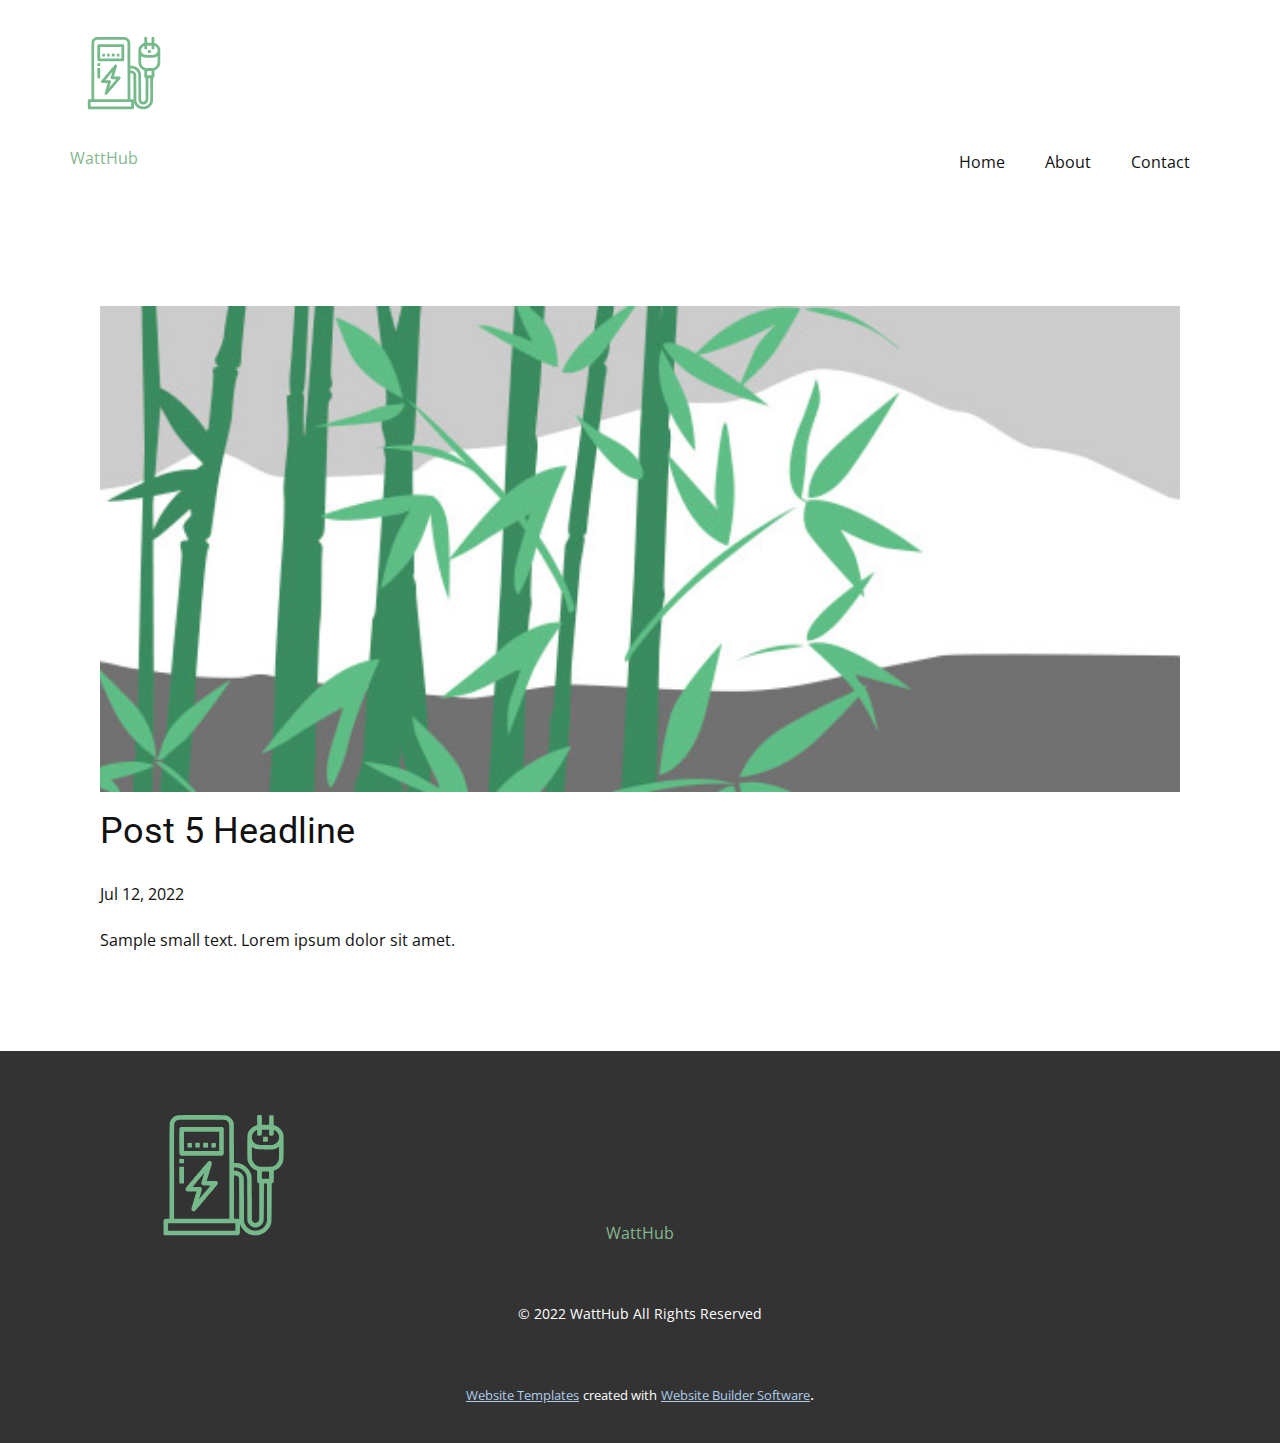
<file: blog/post-4.html>
<!doctype html>
<html style="font-size: 16px;" lang="en"><head>
    <meta name="viewport" content="width=device-width, initial-scale=1.0">
    <meta charset="utf-8">
    <meta name="keywords" content="Post 1 Headline">
    <meta name="description" content="">
    <title>Post 5 Headline</title>
    <link rel="stylesheet" href="../nicepage.css" media="screen">
<link rel="stylesheet" href="../Post-Template.css" media="screen">
    <script class="u-script" type="text/javascript" src="../jquery.js" defer=""></script>
    <script class="u-script" type="text/javascript" src="../nicepage.js" defer=""></script>
    <meta name="generator" content="Nicepage 4.14.1, nicepage.com">
    <link id="u-theme-google-font" rel="stylesheet" href="https://fonts.googleapis.com/css?family=Roboto:100,100i,300,300i,400,400i,500,500i,700,700i,900,900i|Open+Sans:300,300i,400,400i,500,500i,600,600i,700,700i,800,800i">
    
    
    <script type="application/ld+json">{
		"@context": "http://schema.org",
		"@type": "Organization",
		"name": "",
		"logo": "images/logo-g-3.svg"
}</script>
    <meta name="theme-color" content="#478ac9">
  </head>
  <body class="u-body u-xl-mode" data-lang="en"><header class="u-clearfix u-header u-header" id="sec-0f6f"><div class="u-clearfix u-sheet u-sheet-1">
        <a href="https://nicepage.com" class="u-image u-logo u-image-1" data-image-width="822" data-image-height="882">
          <img src="../images/logo-g-3.svg" class="u-logo-image u-logo-image-1">
        </a>
        <p class="u-text u-text-custom-color-2 u-text-default u-text-1">WattHub</p>
        <nav class="u-menu u-menu-dropdown u-offcanvas u-menu-1">
          <div class="menu-collapse" style="font-size: 1rem; letter-spacing: 0px;">
            <a class="u-button-style u-custom-left-right-menu-spacing u-custom-padding-bottom u-custom-text-active-color u-custom-text-hover-color u-custom-top-bottom-menu-spacing u-nav-link u-text-active-palette-1-base u-text-hover-palette-2-base" href="#">
              <svg class="u-svg-link" viewBox="0 0 24 24"><use xmlns:xlink="http://www.w3.org/1999/xlink" xlink:href="#menu-hamburger"></use></svg>
              <svg class="u-svg-content" version="1.1" id="menu-hamburger" viewBox="0 0 16 16" x="0px" y="0px" xmlns:xlink="http://www.w3.org/1999/xlink" xmlns="http://www.w3.org/2000/svg"><g><rect y="1" width="16" height="2"></rect><rect y="7" width="16" height="2"></rect><rect y="13" width="16" height="2"></rect>
</g></svg>
            </a>
          </div>
          <div class="u-custom-menu u-nav-container">
            <ul class="u-nav u-unstyled u-nav-1"><li class="u-nav-item"><a class="u-button-style u-nav-link u-text-active-custom-color-1 u-text-hover-palette-2-base" href="../Home.html" style="padding: 10px 20px;">Home</a>
</li><li class="u-nav-item"><a class="u-button-style u-nav-link u-text-active-custom-color-1 u-text-hover-palette-2-base" href="../About.html" style="padding: 10px 20px;">About</a>
</li><li class="u-nav-item"><a class="u-button-style u-nav-link u-text-active-custom-color-1 u-text-hover-palette-2-base" href="../Contact.html" style="padding: 10px 20px;">Contact</a>
</li></ul>
          </div>
          <div class="u-custom-menu u-nav-container-collapse">
            <div class="u-black u-container-style u-inner-container-layout u-opacity u-opacity-95 u-sidenav">
              <div class="u-inner-container-layout u-sidenav-overflow">
                <div class="u-menu-close"></div>
                <ul class="u-align-center u-nav u-popupmenu-items u-unstyled u-nav-2"><li class="u-nav-item"><a class="u-button-style u-nav-link" href="../Home.html">Home</a>
</li><li class="u-nav-item"><a class="u-button-style u-nav-link" href="../About.html">About</a>
</li><li class="u-nav-item"><a class="u-button-style u-nav-link" href="../Contact.html">Contact</a>
</li></ul>
              </div>
            </div>
            <div class="u-black u-menu-overlay u-opacity u-opacity-70"></div>
          </div>
        </nav>
      </div></header>
    <section class="u-align-center u-clearfix u-section-1" id="sec-07d0">
      <div class="u-clearfix u-sheet u-valign-middle-md u-valign-middle-sm u-valign-middle-xs u-sheet-1"><!--post_details--><!--post_details_options_json--><!--{"source":""}--><!--/post_details_options_json--><!--blog_post-->
        <div class="u-container-style u-expanded-width u-post-details u-post-details-1">
          <div class="u-container-layout u-valign-middle u-container-layout-1"><!--blog_post_image-->
            <img alt="" class="u-blog-control u-expanded-width u-image u-image-default u-image-1" src="[data-uri]"><!--/blog_post_image--><!--blog_post_header-->
            <h2 class="u-blog-control u-text u-text-1">Post 5 Headline</h2><!--/blog_post_header--><!--blog_post_metadata-->
            <div class="u-blog-control u-metadata u-metadata-1"><!--blog_post_metadata_date-->
              <span class="u-meta-date u-meta-icon">Jul 12, 2022</span><!--/blog_post_metadata_date--><!--blog_post_metadata_category-->
              <!--/blog_post_metadata_category--><!--blog_post_metadata_comments-->
              <!--/blog_post_metadata_comments-->
            </div><!--/blog_post_metadata--><!--blog_post_content-->
            <div class="u-align-justify u-blog-control u-post-content u-text u-text-2 fr-view">
  Sample small text. Lorem ipsum dolor sit amet.
  </div><!--/blog_post_content-->
          </div>
        </div><!--/blog_post--><!--/post_details-->
      </div>
    </section>
    
    
    <footer class="u-align-center u-clearfix u-footer u-grey-80 u-footer" id="sec-f37b"><div class="u-clearfix u-sheet u-sheet-1">
        <a href="https://nicepage.com" class="u-image u-logo u-image-1" data-image-width="822" data-image-height="882">
          <img src="../images/logo-g-3.svg" class="u-logo-image u-logo-image-1">
        </a>
        <p class="u-text u-text-custom-color-2 u-text-default u-text-1">WattHub</p>
        <p class="u-small-text u-text u-text-variant u-text-2"> © 2022 WattHub All Rights Reserved</p>
      </div></footer>
    <section class="u-backlink u-clearfix u-grey-80">
      <a class="u-link" href="https://nicepage.com/website-templates" target="_blank">
        <span>Website Templates</span>
      </a>
      <p class="u-text">
        <span>created with</span>
      </p>
      <a class="u-link" href="" target="_blank">
        <span>Website Builder Software</span>
      </a>. 
    </section>
  
</body></html>
</file>
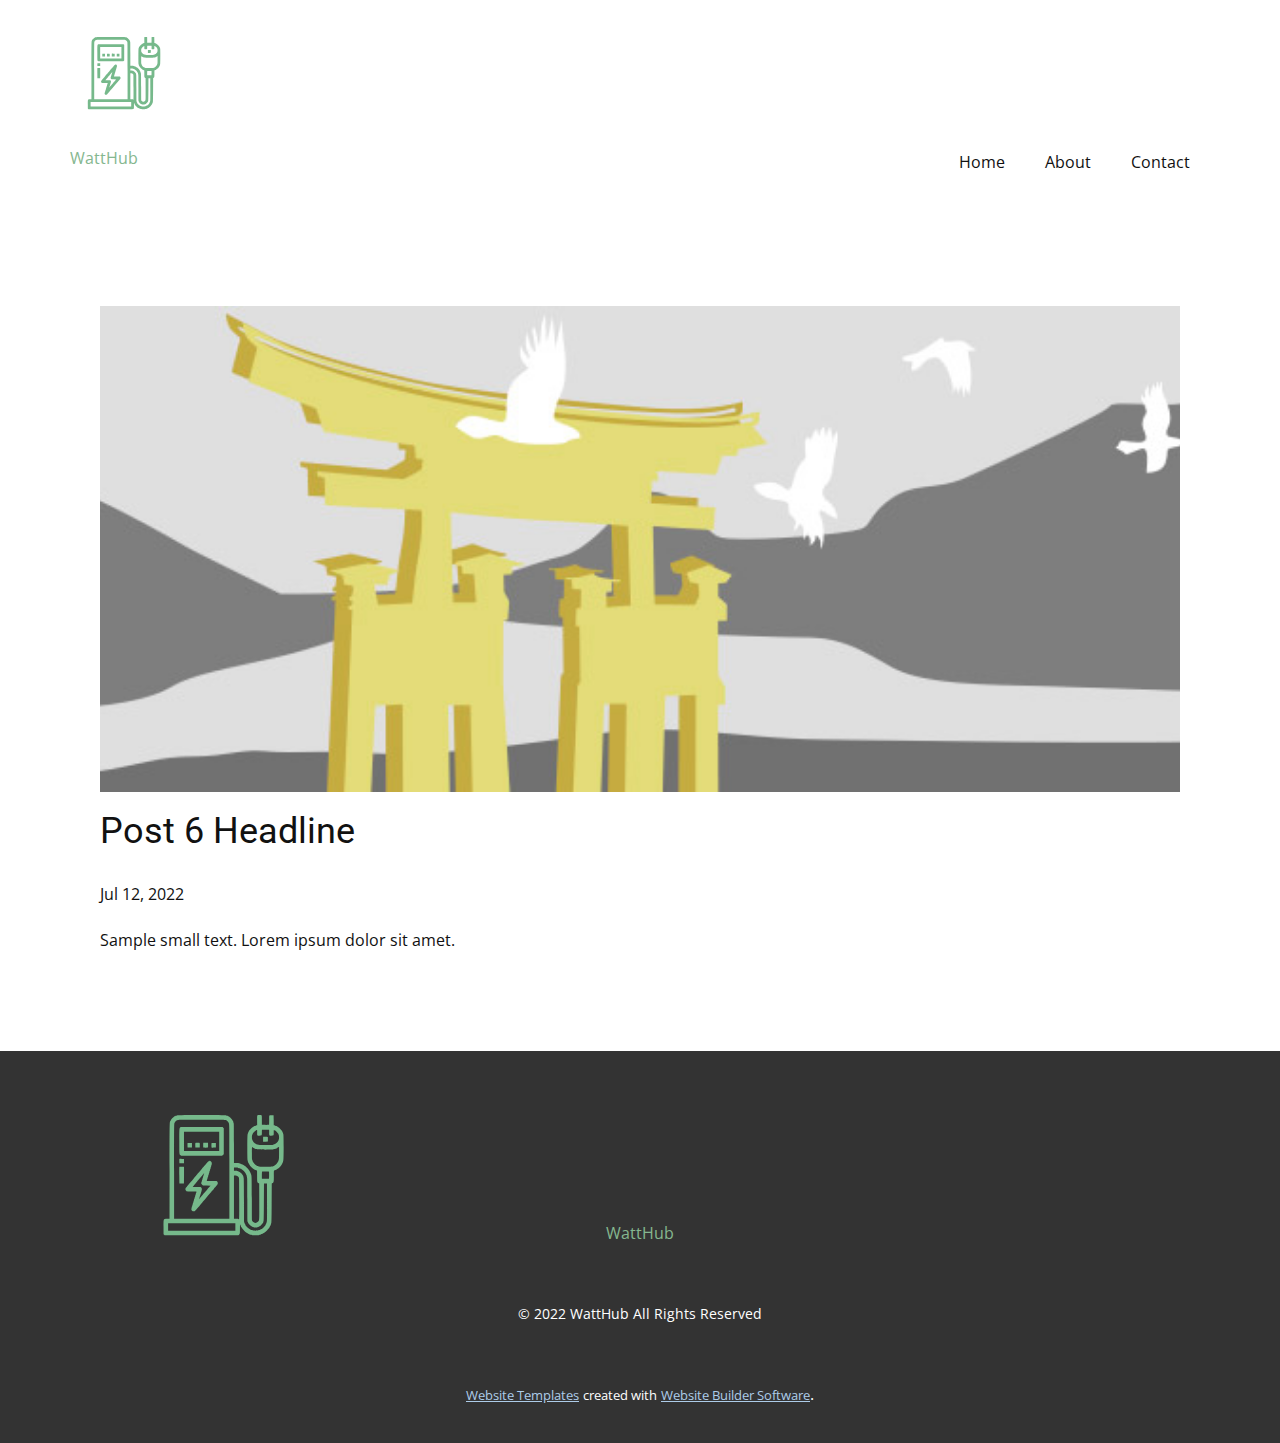
<file: blog/post-5.html>
<!doctype html>
<html style="font-size: 16px;" lang="en"><head>
    <meta name="viewport" content="width=device-width, initial-scale=1.0">
    <meta charset="utf-8">
    <meta name="keywords" content="Post 1 Headline">
    <meta name="description" content="">
    <title>Post 6 Headline</title>
    <link rel="stylesheet" href="../nicepage.css" media="screen">
<link rel="stylesheet" href="../Post-Template.css" media="screen">
    <script class="u-script" type="text/javascript" src="../jquery.js" defer=""></script>
    <script class="u-script" type="text/javascript" src="../nicepage.js" defer=""></script>
    <meta name="generator" content="Nicepage 4.14.1, nicepage.com">
    <link id="u-theme-google-font" rel="stylesheet" href="https://fonts.googleapis.com/css?family=Roboto:100,100i,300,300i,400,400i,500,500i,700,700i,900,900i|Open+Sans:300,300i,400,400i,500,500i,600,600i,700,700i,800,800i">
    
    
    <script type="application/ld+json">{
		"@context": "http://schema.org",
		"@type": "Organization",
		"name": "",
		"logo": "images/logo-g-3.svg"
}</script>
    <meta name="theme-color" content="#478ac9">
  </head>
  <body class="u-body u-xl-mode" data-lang="en"><header class="u-clearfix u-header u-header" id="sec-0f6f"><div class="u-clearfix u-sheet u-sheet-1">
        <a href="https://nicepage.com" class="u-image u-logo u-image-1" data-image-width="822" data-image-height="882">
          <img src="../images/logo-g-3.svg" class="u-logo-image u-logo-image-1">
        </a>
        <p class="u-text u-text-custom-color-2 u-text-default u-text-1">WattHub</p>
        <nav class="u-menu u-menu-dropdown u-offcanvas u-menu-1">
          <div class="menu-collapse" style="font-size: 1rem; letter-spacing: 0px;">
            <a class="u-button-style u-custom-left-right-menu-spacing u-custom-padding-bottom u-custom-text-active-color u-custom-text-hover-color u-custom-top-bottom-menu-spacing u-nav-link u-text-active-palette-1-base u-text-hover-palette-2-base" href="#">
              <svg class="u-svg-link" viewBox="0 0 24 24"><use xmlns:xlink="http://www.w3.org/1999/xlink" xlink:href="#menu-hamburger"></use></svg>
              <svg class="u-svg-content" version="1.1" id="menu-hamburger" viewBox="0 0 16 16" x="0px" y="0px" xmlns:xlink="http://www.w3.org/1999/xlink" xmlns="http://www.w3.org/2000/svg"><g><rect y="1" width="16" height="2"></rect><rect y="7" width="16" height="2"></rect><rect y="13" width="16" height="2"></rect>
</g></svg>
            </a>
          </div>
          <div class="u-custom-menu u-nav-container">
            <ul class="u-nav u-unstyled u-nav-1"><li class="u-nav-item"><a class="u-button-style u-nav-link u-text-active-custom-color-1 u-text-hover-palette-2-base" href="../Home.html" style="padding: 10px 20px;">Home</a>
</li><li class="u-nav-item"><a class="u-button-style u-nav-link u-text-active-custom-color-1 u-text-hover-palette-2-base" href="../About.html" style="padding: 10px 20px;">About</a>
</li><li class="u-nav-item"><a class="u-button-style u-nav-link u-text-active-custom-color-1 u-text-hover-palette-2-base" href="../Contact.html" style="padding: 10px 20px;">Contact</a>
</li></ul>
          </div>
          <div class="u-custom-menu u-nav-container-collapse">
            <div class="u-black u-container-style u-inner-container-layout u-opacity u-opacity-95 u-sidenav">
              <div class="u-inner-container-layout u-sidenav-overflow">
                <div class="u-menu-close"></div>
                <ul class="u-align-center u-nav u-popupmenu-items u-unstyled u-nav-2"><li class="u-nav-item"><a class="u-button-style u-nav-link" href="../Home.html">Home</a>
</li><li class="u-nav-item"><a class="u-button-style u-nav-link" href="../About.html">About</a>
</li><li class="u-nav-item"><a class="u-button-style u-nav-link" href="../Contact.html">Contact</a>
</li></ul>
              </div>
            </div>
            <div class="u-black u-menu-overlay u-opacity u-opacity-70"></div>
          </div>
        </nav>
      </div></header>
    <section class="u-align-center u-clearfix u-section-1" id="sec-07d0">
      <div class="u-clearfix u-sheet u-valign-middle-md u-valign-middle-sm u-valign-middle-xs u-sheet-1"><!--post_details--><!--post_details_options_json--><!--{"source":""}--><!--/post_details_options_json--><!--blog_post-->
        <div class="u-container-style u-expanded-width u-post-details u-post-details-1">
          <div class="u-container-layout u-valign-middle u-container-layout-1"><!--blog_post_image-->
            <img alt="" class="u-blog-control u-expanded-width u-image u-image-default u-image-1" src="[data-uri]"><!--/blog_post_image--><!--blog_post_header-->
            <h2 class="u-blog-control u-text u-text-1">Post 6 Headline</h2><!--/blog_post_header--><!--blog_post_metadata-->
            <div class="u-blog-control u-metadata u-metadata-1"><!--blog_post_metadata_date-->
              <span class="u-meta-date u-meta-icon">Jul 12, 2022</span><!--/blog_post_metadata_date--><!--blog_post_metadata_category-->
              <!--/blog_post_metadata_category--><!--blog_post_metadata_comments-->
              <!--/blog_post_metadata_comments-->
            </div><!--/blog_post_metadata--><!--blog_post_content-->
            <div class="u-align-justify u-blog-control u-post-content u-text u-text-2 fr-view">
  Sample small text. Lorem ipsum dolor sit amet.
  </div><!--/blog_post_content-->
          </div>
        </div><!--/blog_post--><!--/post_details-->
      </div>
    </section>
    
    
    <footer class="u-align-center u-clearfix u-footer u-grey-80 u-footer" id="sec-f37b"><div class="u-clearfix u-sheet u-sheet-1">
        <a href="https://nicepage.com" class="u-image u-logo u-image-1" data-image-width="822" data-image-height="882">
          <img src="../images/logo-g-3.svg" class="u-logo-image u-logo-image-1">
        </a>
        <p class="u-text u-text-custom-color-2 u-text-default u-text-1">WattHub</p>
        <p class="u-small-text u-text u-text-variant u-text-2"> © 2022 WattHub All Rights Reserved</p>
      </div></footer>
    <section class="u-backlink u-clearfix u-grey-80">
      <a class="u-link" href="https://nicepage.com/website-templates" target="_blank">
        <span>Website Templates</span>
      </a>
      <p class="u-text">
        <span>created with</span>
      </p>
      <a class="u-link" href="" target="_blank">
        <span>Website Builder Software</span>
      </a>. 
    </section>
  
</body></html>
</file>
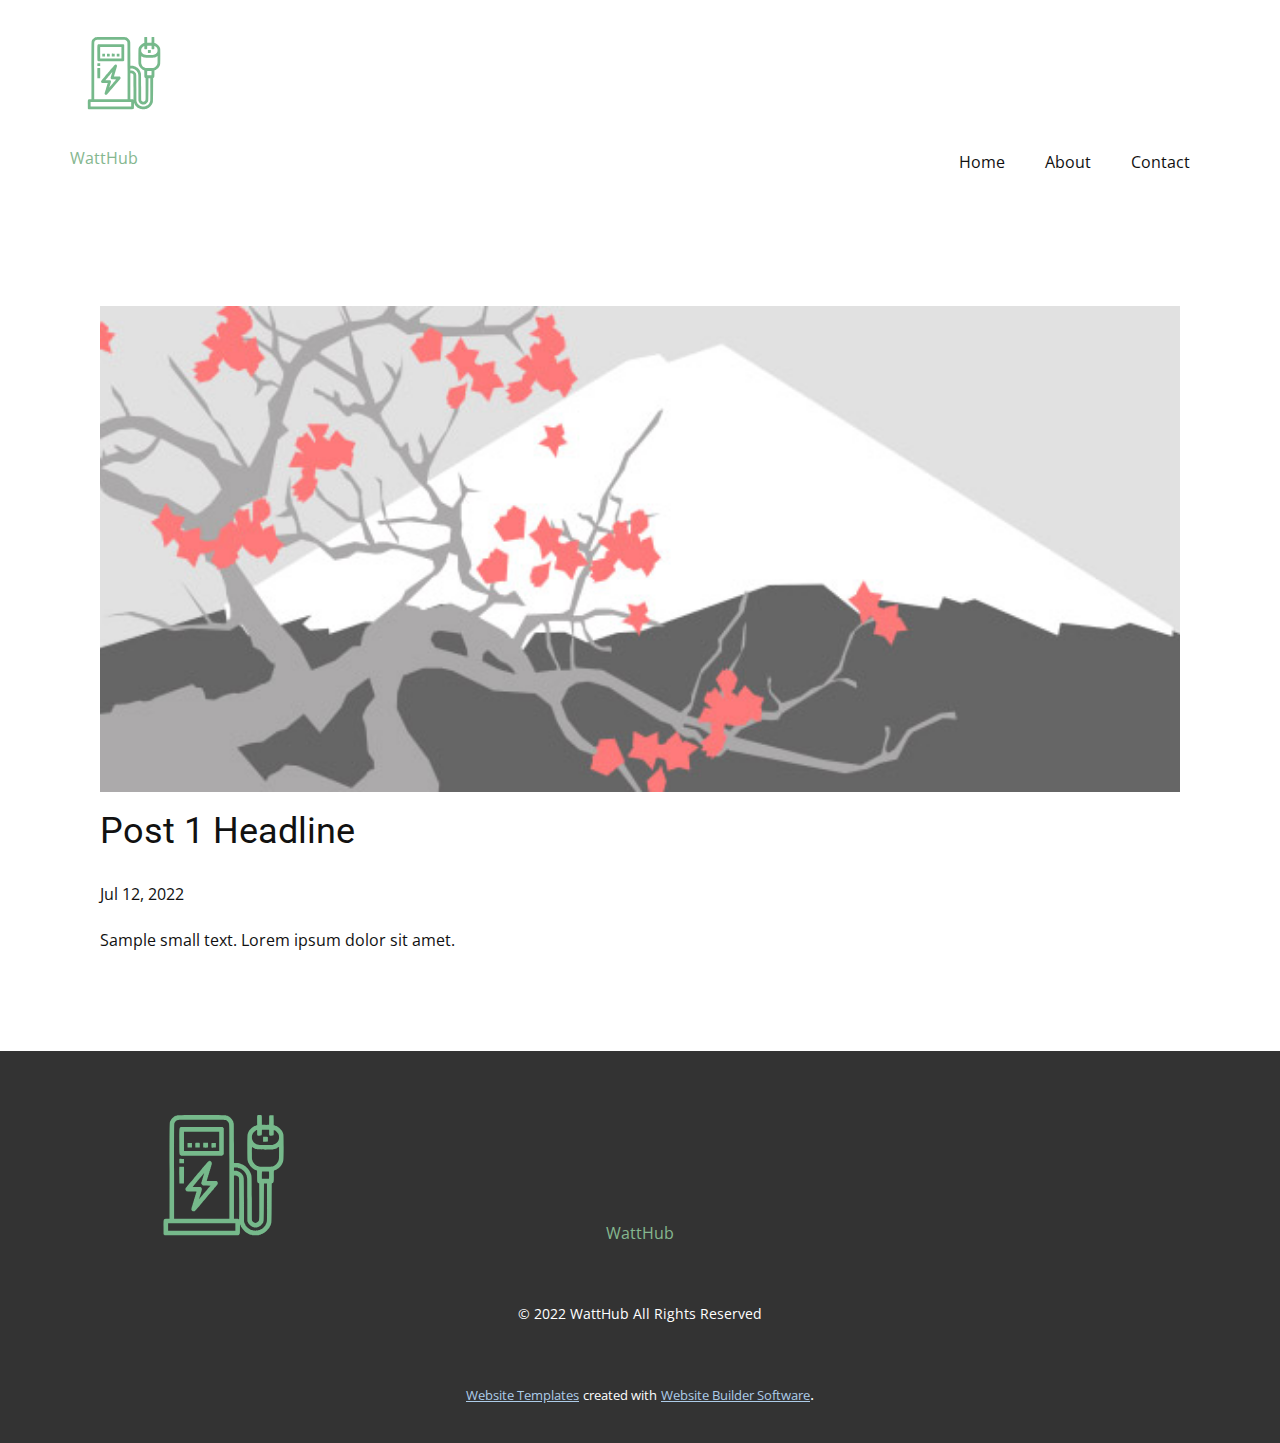
<file: blog/post.html>
<!doctype html>
<html style="font-size: 16px;" lang="en"><head>
    <meta name="viewport" content="width=device-width, initial-scale=1.0">
    <meta charset="utf-8">
    <meta name="keywords" content="Post 1 Headline">
    <meta name="description" content="">
    <title>Post 1 Headline</title>
    <link rel="stylesheet" href="../nicepage.css" media="screen">
<link rel="stylesheet" href="../Post-Template.css" media="screen">
    <script class="u-script" type="text/javascript" src="../jquery.js" defer=""></script>
    <script class="u-script" type="text/javascript" src="../nicepage.js" defer=""></script>
    <meta name="generator" content="Nicepage 4.14.1, nicepage.com">
    <link id="u-theme-google-font" rel="stylesheet" href="https://fonts.googleapis.com/css?family=Roboto:100,100i,300,300i,400,400i,500,500i,700,700i,900,900i|Open+Sans:300,300i,400,400i,500,500i,600,600i,700,700i,800,800i">
    
    
    <script type="application/ld+json">{
		"@context": "http://schema.org",
		"@type": "Organization",
		"name": "",
		"logo": "images/logo-g-3.svg"
}</script>
    <meta name="theme-color" content="#478ac9">
  </head>
  <body class="u-body u-xl-mode" data-lang="en"><header class="u-clearfix u-header u-header" id="sec-0f6f"><div class="u-clearfix u-sheet u-sheet-1">
        <a href="https://nicepage.com" class="u-image u-logo u-image-1" data-image-width="822" data-image-height="882">
          <img src="../images/logo-g-3.svg" class="u-logo-image u-logo-image-1">
        </a>
        <p class="u-text u-text-custom-color-2 u-text-default u-text-1">WattHub</p>
        <nav class="u-menu u-menu-dropdown u-offcanvas u-menu-1">
          <div class="menu-collapse" style="font-size: 1rem; letter-spacing: 0px;">
            <a class="u-button-style u-custom-left-right-menu-spacing u-custom-padding-bottom u-custom-text-active-color u-custom-text-hover-color u-custom-top-bottom-menu-spacing u-nav-link u-text-active-palette-1-base u-text-hover-palette-2-base" href="#">
              <svg class="u-svg-link" viewBox="0 0 24 24"><use xmlns:xlink="http://www.w3.org/1999/xlink" xlink:href="#menu-hamburger"></use></svg>
              <svg class="u-svg-content" version="1.1" id="menu-hamburger" viewBox="0 0 16 16" x="0px" y="0px" xmlns:xlink="http://www.w3.org/1999/xlink" xmlns="http://www.w3.org/2000/svg"><g><rect y="1" width="16" height="2"></rect><rect y="7" width="16" height="2"></rect><rect y="13" width="16" height="2"></rect>
</g></svg>
            </a>
          </div>
          <div class="u-custom-menu u-nav-container">
            <ul class="u-nav u-unstyled u-nav-1"><li class="u-nav-item"><a class="u-button-style u-nav-link u-text-active-custom-color-1 u-text-hover-palette-2-base" href="../Home.html" style="padding: 10px 20px;">Home</a>
</li><li class="u-nav-item"><a class="u-button-style u-nav-link u-text-active-custom-color-1 u-text-hover-palette-2-base" href="../About.html" style="padding: 10px 20px;">About</a>
</li><li class="u-nav-item"><a class="u-button-style u-nav-link u-text-active-custom-color-1 u-text-hover-palette-2-base" href="../Contact.html" style="padding: 10px 20px;">Contact</a>
</li></ul>
          </div>
          <div class="u-custom-menu u-nav-container-collapse">
            <div class="u-black u-container-style u-inner-container-layout u-opacity u-opacity-95 u-sidenav">
              <div class="u-inner-container-layout u-sidenav-overflow">
                <div class="u-menu-close"></div>
                <ul class="u-align-center u-nav u-popupmenu-items u-unstyled u-nav-2"><li class="u-nav-item"><a class="u-button-style u-nav-link" href="../Home.html">Home</a>
</li><li class="u-nav-item"><a class="u-button-style u-nav-link" href="../About.html">About</a>
</li><li class="u-nav-item"><a class="u-button-style u-nav-link" href="../Contact.html">Contact</a>
</li></ul>
              </div>
            </div>
            <div class="u-black u-menu-overlay u-opacity u-opacity-70"></div>
          </div>
        </nav>
      </div></header>
    <section class="u-align-center u-clearfix u-section-1" id="sec-07d0">
      <div class="u-clearfix u-sheet u-valign-middle-md u-valign-middle-sm u-valign-middle-xs u-sheet-1"><!--post_details--><!--post_details_options_json--><!--{"source":""}--><!--/post_details_options_json--><!--blog_post-->
        <div class="u-container-style u-expanded-width u-post-details u-post-details-1">
          <div class="u-container-layout u-valign-middle u-container-layout-1"><!--blog_post_image-->
            <img alt="" class="u-blog-control u-expanded-width u-image u-image-default u-image-1" src="[data-uri]"><!--/blog_post_image--><!--blog_post_header-->
            <h2 class="u-blog-control u-text u-text-1">Post 1 Headline</h2><!--/blog_post_header--><!--blog_post_metadata-->
            <div class="u-blog-control u-metadata u-metadata-1"><!--blog_post_metadata_date-->
              <span class="u-meta-date u-meta-icon">Jul 12, 2022</span><!--/blog_post_metadata_date--><!--blog_post_metadata_category-->
              <!--/blog_post_metadata_category--><!--blog_post_metadata_comments-->
              <!--/blog_post_metadata_comments-->
            </div><!--/blog_post_metadata--><!--blog_post_content-->
            <div class="u-align-justify u-blog-control u-post-content u-text u-text-2 fr-view">
  Sample small text. Lorem ipsum dolor sit amet.
  </div><!--/blog_post_content-->
          </div>
        </div><!--/blog_post--><!--/post_details-->
      </div>
    </section>
    
    
    <footer class="u-align-center u-clearfix u-footer u-grey-80 u-footer" id="sec-f37b"><div class="u-clearfix u-sheet u-sheet-1">
        <a href="https://nicepage.com" class="u-image u-logo u-image-1" data-image-width="822" data-image-height="882">
          <img src="../images/logo-g-3.svg" class="u-logo-image u-logo-image-1">
        </a>
        <p class="u-text u-text-custom-color-2 u-text-default u-text-1">WattHub</p>
        <p class="u-small-text u-text u-text-variant u-text-2"> © 2022 WattHub All Rights Reserved</p>
      </div></footer>
    <section class="u-backlink u-clearfix u-grey-80">
      <a class="u-link" href="https://nicepage.com/website-templates" target="_blank">
        <span>Website Templates</span>
      </a>
      <p class="u-text">
        <span>created with</span>
      </p>
      <a class="u-link" href="" target="_blank">
        <span>Website Builder Software</span>
      </a>. 
    </section>
  
</body></html>
</file>
